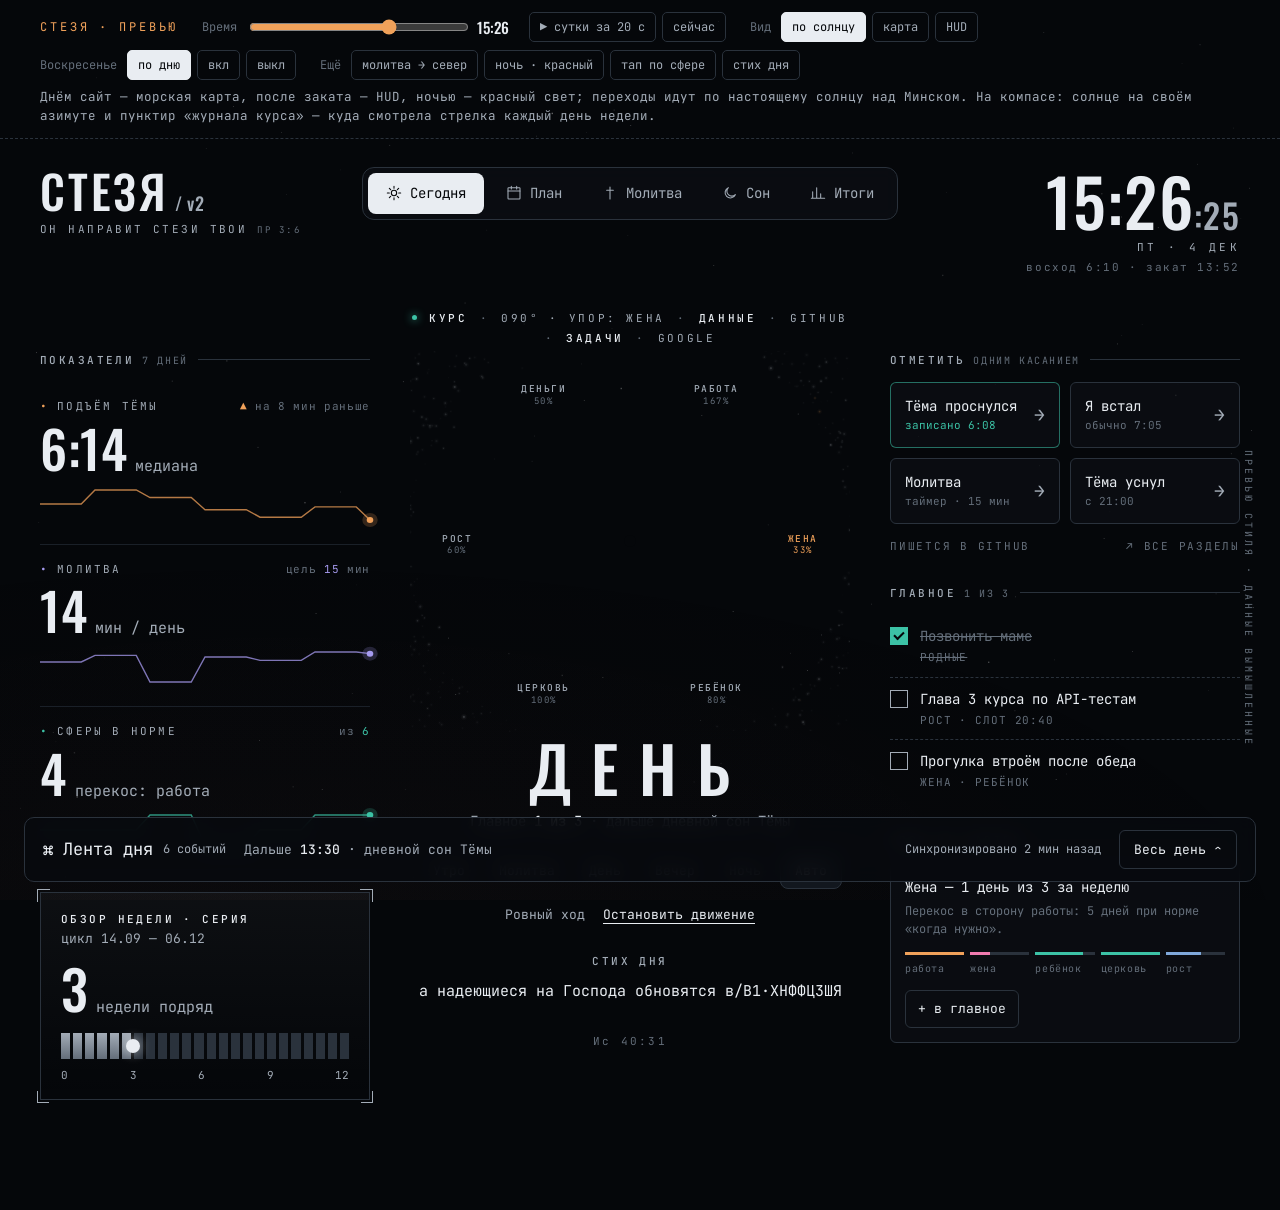
<file: styles/command.html>
<!doctype html>
<html lang="ru">
<head>
<meta charset="utf-8">
<meta name="viewport" content="width=device-width,initial-scale=1,viewport-fit=cover">
<title>Keel · Командный центр</title>
<meta name="robots" content="noindex">
<meta name="theme-color" content="#05070A">
<link rel="icon" type="image/svg+xml" href="../icon.svg">
<link rel="preconnect" href="https://fonts.googleapis.com">
<link rel="preconnect" href="https://fonts.gstatic.com" crossorigin>
<link rel="stylesheet" href="https://fonts.googleapis.com/css2?family=JetBrains+Mono:wght@400;500;600&family=Oswald:wght@400;500;600&family=PT+Serif:ital@0;1&display=swap">
<style>
/* Превью стиля «Командный центр»: тёмный HUD, моноширинные подписи, центр из частиц (компас, галактика, дерево, лодка). Данные вымышленные. */
:root {
  --bg:#05070A; --ink:#E9EDF2; --soft:#A3ACB7; --faint:#646E7A; --line:#1A2028; --line2:#2A323C;
  --panel:rgba(12,15,20,.78); --panel2:rgba(20,25,32,.94); --dock:rgba(8,10,14,.86); --on-ink:#05070A;
  --amber:#F0A15A; --teal:#3CC2A6; --violet:#A79BF0; --pink:#F07AAE; --blue:#7FA8DA;
  --mono:"JetBrains Mono",ui-monospace,Menlo,monospace; --disp:Oswald,"Arial Narrow",sans-serif;
  color-scheme:dark;
}
/* Днём — морская карта: бумага, чернила, сетка широт и долгот */
:root[data-look="chart"] {
  --bg:#F2ECDF; --ink:#1F2B35; --soft:#4F5B64; --faint:#8A877C; --line:#E2D9C7; --line2:#CDC2AB;
  --panel:rgba(250,246,237,.84); --panel2:rgba(250,246,237,.97); --dock:rgba(246,241,230,.93); --on-ink:#F2ECDF;
  --amber:#B4560F; --teal:#0E7C6B; --violet:#4E4691; --pink:#B83B73; --blue:#35629A;
  color-scheme:light;
}
:root[data-look="chart"] body { background:
  linear-gradient(rgba(31,43,53,.05) 1px, transparent 1px) 0 0 / 120px 120px,
  linear-gradient(90deg, rgba(31,43,53,.05) 1px, transparent 1px) 0 0 / 120px 120px, var(--bg); }
:root[data-look="chart"] .vod blockquote { font-family:"PT Serif",Georgia,serif; font-style:italic; font-size:18px; letter-spacing:.01em; }
:root[data-look="chart"] .status .dot { box-shadow:none; }
#sky { position:fixed; inset:0; z-index:0; pointer-events:none; transition:opacity 1s;
  background:radial-gradient(130% 70% at var(--sun-x,70%) 105%, rgba(240,140,70,calc(var(--glow,0) * .32)), transparent 65%),
             radial-gradient(90% 50% at var(--sun-x,70%) 100%, rgba(150,110,190,calc(var(--glow,0) * .14)), transparent 70%); }
.sun-t { font-size:11px; letter-spacing:.14em; color:var(--faint); margin-top:4px; }
.sunday #focus-block, .sunday #lean-block { display:none; }
* { box-sizing:border-box; }
html { -webkit-text-size-adjust:100%; }
body { margin:0; background:var(--bg); color:var(--ink); font-family:var(--mono); font-size:14px; line-height:1.5;
  font-variant-numeric:tabular-nums; min-height:100vh; overflow-x:hidden; }
button { font:inherit; color:inherit; cursor:pointer; background:none; border:0; padding:0; }
:focus-visible { outline:1px solid var(--ink); outline-offset:3px; }
#stars { position:fixed; inset:0; width:100%; height:100%; z-index:0; pointer-events:none; }

.lbl { font-size:11px; font-weight:500; letter-spacing:.22em; text-transform:uppercase; color:var(--soft); }
.lbl small { font-size:10px; letter-spacing:.16em; color:var(--faint); margin-left:8px; font-weight:400; }
.sec-h { display:flex; align-items:center; gap:10px; margin:0 0 14px; }
.sec-h::after { content:""; flex:1; height:1px; background:var(--line2); }

/* ---------- каркас ---------- */
.hud { position:relative; z-index:1; display:grid; gap:0 40px; padding:28px 40px 110px;
  grid-template-columns:minmax(260px,330px) minmax(0,1fr) minmax(280px,350px);
  grid-template-areas:"brand tabs clock" "left core right"; max-width:1600px; margin:0 auto; }
.brand { grid-area:brand; }
.brand h1 { margin:0; font:500 46px/1 var(--disp); letter-spacing:.06em; }
.brand h1 span { font-size:18px; color:var(--soft); letter-spacing:.04em; margin-left:6px; }
.brand p small { margin-left:10px; color:var(--faint); letter-spacing:.14em; }
.brand p { margin:8px 0 0; font-size:11px; letter-spacing:.22em; color:var(--soft); text-transform:uppercase; }

.tabs { grid-area:tabs; justify-self:center; align-self:start; display:flex; gap:4px; padding:5px;
  border:1px solid var(--line2); border-radius:12px; background:var(--panel); backdrop-filter:blur(8px); }
.tabs button { padding:10px 18px; border-radius:8px; font-size:14px; color:var(--soft); display:flex; align-items:center; gap:8px; }
.tabs button svg { width:16px; height:16px; }
.tabs button[aria-selected="true"] { background:var(--ink); color:var(--on-ink); }

.clock { grid-area:clock; justify-self:end; text-align:right; }
.clock .t { font:500 66px/1 var(--disp); letter-spacing:.02em; }
.clock .t small { font-size:34px; color:var(--soft); }
.clock .d { font-size:11px; letter-spacing:.3em; color:var(--soft); margin-top:6px; text-transform:uppercase; }

/* ---------- центр ---------- */
.core { grid-area:core; display:flex; flex-direction:column; align-items:center; min-width:0; padding-top:34px; }
.status { font-size:11px; letter-spacing:.24em; text-transform:uppercase; color:var(--soft); display:flex; flex-wrap:wrap; justify-content:center; gap:4px 12px; }
.status b { color:var(--ink); font-weight:500; }
.status .dot { width:5px; height:5px; border-radius:50%; background:var(--teal); box-shadow:0 0 8px var(--teal); align-self:center; }
.status i { font-style:normal; color:var(--faint); }
#core-cv { width:100%; height:min(calc(100vh - 520px),520px); min-height:300px; display:block; margin-top:4px; }
.phase { font:500 64px/1 var(--disp); letter-spacing:.32em; margin:4px 0 0 .32em; text-transform:uppercase; }
.phase.long { font-size:46px; letter-spacing:.14em; margin-left:.14em; text-align:center; }
.phase-sub { margin:12px 0 0; color:var(--soft); font-size:14px; text-align:center; }
.phase-sub b { color:var(--ink); font-weight:500; }
.states { display:flex; flex-wrap:wrap; justify-content:center; gap:4px; margin-top:20px; }
.states button { padding:8px 14px; border-radius:8px; border:1px solid transparent; color:var(--soft); font-size:13px; }
.states button[aria-pressed="true"] { border-color:var(--line2); background:var(--panel2); color:var(--ink); }
.core-foot { margin-top:16px; font-size:13px; color:var(--soft); display:flex; gap:18px; }
.core-foot button { text-decoration:underline; text-underline-offset:4px; color:var(--ink); }

/* ---------- левая колонка: показатели ---------- */
.left { grid-area:left; padding-top:76px; }
.metric { padding:16px 0 18px; border-bottom:1px solid var(--line); }
.metric:first-of-type { padding-top:4px; }
.m-h { display:flex; justify-content:space-between; align-items:baseline; gap:8px; font-size:11px; letter-spacing:.2em; text-transform:uppercase; color:var(--soft); }
.m-h .k::before { content:"•"; margin-right:8px; color:var(--c); }
.m-h .r { letter-spacing:.06em; text-transform:none; color:var(--faint); }
.m-h .r em { font-style:normal; color:var(--c); }
.m-v { font:500 52px/1.05 var(--disp); margin-top:6px; letter-spacing:.01em; }
.m-v small { font:400 15px var(--mono); color:var(--soft); margin-left:8px; letter-spacing:0; }
.spark { display:block; width:100%; height:44px; margin-top:6px; overflow:visible; }

.frame { position:relative; margin-top:22px; padding:18px 20px 16px; background:linear-gradient(180deg,color-mix(in srgb,var(--ink) 4%,transparent),transparent); border:1px solid var(--line2); }
.frame::before, .frame::after, .frame > .c1, .frame > .c2 { content:""; position:absolute; width:12px; height:12px; border-color:var(--soft); border-style:solid; }
.frame::before { top:-4px; left:-4px; border-width:1px 0 0 1px; }
.frame::after { top:-4px; right:-4px; border-width:1px 1px 0 0; }
.frame > .c1 { bottom:-4px; left:-4px; border-width:0 0 1px 1px; }
.frame > .c2 { bottom:-4px; right:-4px; border-width:0 1px 1px 0; }
.frame .big { font:500 54px/1 var(--disp); margin-top:12px; }
.frame .big small { font:400 15px var(--mono); color:var(--soft); margin-left:8px; }
.gauge { position:relative; height:26px; margin-top:16px; display:flex; gap:3px; }
.gauge i { flex:1; background:var(--line2); }
.gauge i.on { background:linear-gradient(180deg,var(--soft),var(--faint)); }
.gauge .knob { position:absolute; top:50%; width:14px; height:14px; border-radius:50%; background:var(--ink); transform:translate(-50%,-50%); box-shadow:0 0 12px rgba(255,255,255,.6); }
.scale { display:flex; justify-content:space-between; font-size:11px; color:var(--soft); margin-top:8px; }

/* ---------- правая колонка ---------- */
.right { grid-area:right; padding-top:76px; display:flex; flex-direction:column; gap:30px; }
.quick { display:grid; grid-template-columns:1fr 1fr; gap:10px; }
.qbtn { display:flex; justify-content:space-between; align-items:center; gap:8px; min-height:66px; padding:12px 14px; text-align:left;
  border:1px solid var(--line2); border-radius:6px; background:var(--panel); font-size:14px; line-height:1.3; transition:border-color .2s, background .2s; }
.qbtn:hover { border-color:var(--soft); }
.qbtn .ar { color:var(--soft); font-size:18px; transition:transform .2s; }
.qbtn:hover .ar { transform:translateX(3px); color:var(--ink); }
.qbtn .s { display:block; font-size:11px; color:var(--faint); margin-top:3px; }
.qbtn.done { border-color:color-mix(in srgb,var(--teal) 55%,transparent); }
.qbtn.done .s { color:var(--teal); }
.qnote { display:flex; justify-content:space-between; margin-top:14px; font-size:11px; letter-spacing:.16em; color:var(--faint); text-transform:uppercase; }

.focus { list-style:none; margin:0; padding:0; }
.focus li { display:flex; gap:12px; align-items:flex-start; padding:11px 0; border-bottom:1px dashed var(--line2); }
.focus li:last-child { border-bottom:0; }
.chk { flex:none; width:18px; height:18px; margin-top:1px; border:1px solid var(--soft); display:grid; place-items:center; }
.focus li.ok .chk { background:var(--teal); border-color:var(--teal); }
.focus li.ok .chk::after { content:""; width:8px; height:4px; border:solid var(--on-ink); border-width:0 0 2px 2px; transform:rotate(-45deg) translate(1px,-1px); }
.focus li.ok .tx { color:var(--faint); text-decoration:line-through; }
.focus .tx small { display:block; font-size:11px; color:var(--faint); letter-spacing:.08em; text-transform:uppercase; margin-top:2px; }

.lean { border:1px solid var(--line2); border-radius:6px; padding:14px; background:var(--panel); }
.lean p { margin:0; font-size:14px; }
.lean p small { display:block; color:var(--faint); font-size:12px; margin-top:4px; }
.bars { display:flex; gap:6px; margin-top:14px; }
.bars div { flex:1; }
.bars i { display:block; height:3px; background:var(--line2); position:relative; }
.bars i b { position:absolute; inset:0 auto 0 0; background:var(--c,var(--soft)); }
.bars span { display:block; font-size:10px; color:var(--faint); margin-top:6px; letter-spacing:.06em; }
.lean .add { margin-top:14px; padding:8px 12px; border:1px solid var(--line2); border-radius:6px; font-size:13px; }

/* ---------- нижняя полоса: лента дня ---------- */
.dock { position:fixed; z-index:5; left:24px; right:24px; bottom:18px; display:flex; align-items:center; gap:18px;
  padding:12px 18px; border:1px solid var(--line2); border-radius:10px; background:var(--dock); backdrop-filter:blur(10px); }
.dock .ttl { font-size:17px; display:flex; align-items:center; gap:10px; }
.dock .ttl small { font-size:12px; color:var(--soft); }
.dock .next { flex:1; font-size:13px; color:var(--soft); overflow:hidden; text-overflow:ellipsis; white-space:nowrap; }
.dock .next b { color:var(--ink); font-weight:500; }
.dock .sync { font-size:12px; color:var(--soft); white-space:nowrap; }
.dock .btn { padding:9px 14px; border:1px solid var(--line2); border-radius:6px; font-size:13px; white-space:nowrap; }
.tl { position:fixed; z-index:4; left:24px; right:24px; bottom:76px; max-width:720px; padding:14px 18px; border:1px solid var(--line2); border-radius:10px;
  background:var(--panel2); list-style:none; margin:0; }
.tl li { display:grid; grid-template-columns:60px 14px 1fr; gap:10px; padding:6px 0; font-size:13px; color:var(--soft); }
.tl li::before { content:""; grid-column:2; grid-row:1; width:7px; height:7px; border-radius:50%; border:1px solid var(--faint); margin-top:6px; }
.tl li.past { color:var(--faint); }
.tl li.past::before { background:var(--faint); }
.tl li.now { color:var(--ink); }
.tl li.now::before { background:var(--amber); border-color:var(--amber); box-shadow:0 0 8px var(--amber); }
.tl li time { grid-column:1; grid-row:1; }
.tl li span { grid-column:3; grid-row:1; }

.toast { position:fixed; z-index:9; left:50%; top:24px; transform:translate(-50%,-20px); opacity:0; transition:.3s; pointer-events:none;
  padding:10px 16px; border:1px solid var(--teal); border-radius:8px; background:var(--panel2); font-size:13px; }
.toast.on { opacity:1; transform:translate(-50%,0); }
.demo { position:fixed; z-index:6; right:24px; top:50%; writing-mode:vertical-rl; font-size:10px; letter-spacing:.3em; color:var(--faint); text-transform:uppercase; pointer-events:none; }

.lnk { text-decoration:underline; text-underline-offset:3px; color:var(--ink); }

/* ---------- стих дня ---------- */
.vod { margin:28px 0 0; max-width:560px; text-align:center; }
.vod blockquote { margin:10px 0 0; font-size:15px; line-height:1.6; min-height:3.2em; }
.vod cite { display:block; margin-top:6px; font-style:normal; font-size:11px; letter-spacing:.2em; color:var(--faint); }

/* ---------- ночью: красный свет, не сбивает сон и не будит глаза ---------- */
html { transition:filter .8s; }
body { transition:background-color .8s, color .8s; }
html.red { filter:grayscale(1) sepia(1) saturate(5) hue-rotate(-40deg) brightness(.58) contrast(1.05); }

/* ---------- полоса «что нового» (в сайт не войдёт) ---------- */
.pv { position:relative; z-index:2; display:flex; flex-wrap:wrap; gap:8px 24px; align-items:center; max-width:1600px; margin:0 auto;
  padding:12px 40px; border-bottom:1px dashed var(--line2); font-size:12px; color:var(--faint); }
.pv-l { letter-spacing:.24em; text-transform:uppercase; color:var(--amber); }
.pv-g { display:flex; align-items:center; gap:4px; flex-wrap:wrap; }
.pv-o { display:contents; }
.pv button { padding:5px 10px; border:1px solid var(--line2); border-radius:5px; color:var(--soft); }
.pv button:hover { border-color:var(--soft); color:var(--ink); }
.pv-row { display:flex; align-items:center; gap:6px; flex-wrap:wrap; }
.pv-row > span { color:var(--faint); margin-right:4px; }
.pv button[aria-pressed="true"] { background:var(--ink); color:var(--on-ink); border-color:var(--ink); }
.pv input[type=range] { width:220px; accent-color:var(--amber); }
.pv output { font:500 15px var(--disp); color:var(--ink); min-width:46px; }
.pv-why { flex-basis:100%; color:var(--soft); font-size:12.5px; }

/* ---------- телефон ---------- */
.mnav { display:none; }
@media (max-width:1099px) {
  .hud { grid-template-columns:minmax(0,1fr) auto; grid-template-areas:"brand clock" "core core" "right right" "left left";
    padding:18px 16px calc(150px + env(safe-area-inset-bottom,0px)); gap:0 12px; }
  .brand h1 { font-size:32px; white-space:nowrap; } .brand h1 span { display:none; }
  .brand p { font-size:9.5px; letter-spacing:.18em; margin-top:6px; }
  .clock .t { font-size:42px; } .clock .t small { font-size:22px; }
  .clock .d { font-size:10px; letter-spacing:.22em; }
  .tabs { display:none; }
  .pv { padding:calc(10px + env(safe-area-inset-top,0px)) 16px 10px; gap:8px 14px; }
  .core { padding-top:18px; }
  .status { font-size:9.5px; letter-spacing:.18em; gap:2px 8px; }
  #core-cv { height:340px; min-height:0; }
  .phase { font-size:44px; letter-spacing:.26em; margin-left:.26em; }
  .phase.long { font-size:30px; letter-spacing:.1em; margin-left:.1em; }
  .phase-sub { font-size:13px; }
  .states { margin-top:16px; } .states button { padding:7px 10px; font-size:12px; }
  .core-foot { font-size:12px; }
  .left, .right { padding-top:34px; }
  .right { gap:28px; }
  .m-v { font-size:40px; }
  .status .wide { display:none; }
  .demo { display:none; }
  .dock { left:12px; right:12px; bottom:calc(74px + env(safe-area-inset-bottom,0px)); padding:10px 12px; gap:10px; }
  .dock .ttl { font-size:14px; } .dock .ttl small, .dock .sync { display:none; }
  .dock .next { font-size:12px; }
  .tl { left:12px; right:12px; bottom:calc(130px + env(safe-area-inset-bottom,0px)); }
  .vod blockquote { font-size:14px; }
  .mnav { display:flex; position:fixed; z-index:5; left:0; right:0; bottom:0; padding:8px 8px calc(8px + env(safe-area-inset-bottom,0px));
    background:var(--dock); border-top:1px solid var(--line2); backdrop-filter:blur(10px); }
  .mnav button { flex:1; display:flex; flex-direction:column; align-items:center; gap:4px; padding:6px 0; font-size:10px; letter-spacing:.12em; text-transform:uppercase; color:var(--faint); }
  .mnav button svg { width:20px; height:20px; }
  .mnav button[aria-selected="true"] { color:var(--ink); }
  .mnav button[aria-selected="true"] svg { filter:drop-shadow(0 0 6px rgba(255,255,255,.5)); }
}
@media (max-width:370px) { .quick { grid-template-columns:1fr; } }
</style>
</head>
<body>
<div id="sky" aria-hidden="true"></div>
<canvas id="stars" aria-hidden="true"></canvas>
<div class="demo">превью стиля · данные вымышленные</div>

<div class="pv" id="pv" aria-label="Что нового в превью">
  <span class="pv-l">Стезя · превью</span>
  <span class="pv-row"><span>Время</span><input type="range" id="pv-time" min="0" max="1439" step="1" aria-label="Перемотать день"><output id="pv-time-o"></output><button type="button" id="pv-play">▶ сутки за 20 с</button><button type="button" id="pv-now">сейчас</button></span>
  <span class="pv-row"><span>Вид</span><button type="button" data-look="auto">по солнцу</button><button type="button" data-look="chart">карта</button><button type="button" data-look="hud">HUD</button></span>
  <span class="pv-row"><span>Воскресенье</span><button type="button" data-sun="auto">по дню</button><button type="button" data-sun="on">вкл</button><button type="button" data-sun="off">выкл</button></span>
  <span class="pv-row"><span>Ещё</span><button type="button" data-try="prayer">молитва → север</button><button type="button" data-try="night">ночь · красный</button><button type="button" data-try="sphere">тап по сфере</button><button type="button" data-try="verse">стих дня</button></span>
  <span class="pv-why">Днём сайт — морская карта, после заката — HUD, ночью — красный свет; переходы идут по настоящему солнцу над Минском. На компасе: солнце на своём азимуте и пунктир «журнала курса» — куда смотрела стрелка каждый день недели.</span>
</div>
<div class="hud">
  <header class="brand">
    <h1><b id="brand-name" style="font-weight:inherit">НОРД</b><span>/ v2</span></h1>
    <p id="brand-tag"></p>
  </header>

  <nav class="tabs" role="tablist" aria-label="Разделы" data-tabs></nav>

  <div class="clock" aria-live="off">
    <div class="t" id="clk">--:--<small>:--</small></div>
    <div class="d" id="clk-d"></div>
    <div class="sun-t" id="sun-t"></div>
  </div>

  <!-- ===== центр ===== -->
  <section class="core" aria-label="Состояние дня">
    <div class="status">
      <span class="dot"></span><b>Курс</b><i>·</i><span id="st-course">упор: жена</span><i class="wide">·</i>
      <b class="wide">Данные</b><i class="wide">·</i><span class="wide">GitHub</span><i class="wide">·</i><b class="wide">Задачи</b><i class="wide">·</i><span class="wide">Google</span>
    </div>
    <canvas id="core-cv"></canvas>
    <div class="phase" id="phase">Утро</div>
    <p class="phase-sub" id="phase-sub"></p>
    <div class="states" id="states">
      <button type="button" data-st="morning">Утро</button>
      <button type="button" data-st="prayer">Молитва</button>
      <button type="button" data-st="day">День</button>
      <button type="button" data-st="evening">Вечер</button>
      <button type="button" data-st="night">Ночь</button>
      <button type="button" data-st="auto" aria-pressed="true">Авто</button>
    </div>
    <div class="core-foot"><span id="ready">Ровный ход</span><button type="button" id="pause">Остановить движение</button><button type="button" id="red-btn" hidden>Обычный свет</button></div>
    <figure class="vod" id="vod"><figcaption class="lbl">Стих дня</figcaption><blockquote id="vod-t">&nbsp;</blockquote><cite id="vod-c"></cite></figure>
  </section>

  <!-- ===== слева: показатели ===== -->
  <aside class="left" aria-label="Показатели">
    <div class="sec-h"><span class="lbl">Показатели<small>7 дней</small></span></div>
    <div class="metric" style="--c:var(--amber)">
      <div class="m-h"><span class="k">Подъём Тёмы</span><span class="r"><em>▲</em> на 8 мин раньше</span></div>
      <div class="m-v">6:14<small>медиана</small></div>
      <svg class="spark" data-spark="455,470,462,449,441,452,438" viewBox="0 0 300 44" preserveAspectRatio="none"></svg>
    </div>
    <div class="metric" style="--c:var(--violet)">
      <div class="m-h"><span class="k">Молитва</span><span class="r">цель <em>15</em> мин</span></div>
      <div class="m-v">14<small>мин / день</small></div>
      <svg class="spark" data-spark="12,16,0,15,13,18,17" viewBox="0 0 300 44" preserveAspectRatio="none"></svg>
    </div>
    <div class="metric" style="--c:var(--teal)">
      <div class="m-h"><span class="k">Сферы в норме</span><span class="r">из <em>6</em></span></div>
      <div class="m-v">4<small>перекос: работа</small></div>
      <svg class="spark" data-spark="3,3,4,2,3,4,4" viewBox="0 0 300 44" preserveAspectRatio="none"></svg>
    </div>
    <div class="frame"><i class="c1"></i><i class="c2"></i>
      <div class="lbl" style="color:var(--ink)">Обзор недели · серия</div>
      <div style="font-size:13px;color:var(--soft);margin-top:2px">цикл 14.09 — 06.12</div>
      <div class="big">3<small>недели подряд</small></div>
      <div class="gauge" id="gauge"></div>
      <div class="scale"><span>0</span><span>3</span><span>6</span><span>9</span><span>12</span></div>
    </div>
  </aside>

  <!-- ===== справа: быстрые действия ===== -->
  <aside class="right" aria-label="Быстрые действия">
    <div>
      <div class="sec-h"><span class="lbl" id="quick-l">Отметить<small>одним касанием</small></span></div>
      <div class="quick" id="quick">
        <button type="button" class="qbtn done" data-q="Подъём Тёмы"><span>Тёма проснулся<span class="s">записано 6:08</span></span><span class="ar">→</span></button>
        <button type="button" class="qbtn" data-q="Ваш подъём"><span>Я встал<span class="s">обычно 7:05</span></span><span class="ar">→</span></button>
        <button type="button" class="qbtn" data-q="Молитва"><span>Молитва<span class="s">таймер · 15 мин</span></span><span class="ar">→</span></button>
        <button type="button" class="qbtn" data-q="Отбой Тёмы"><span>Тёма уснул<span class="s">с 21:00</span></span><span class="ar">→</span></button>
      </div>
      <div class="qnote"><span>Пишется в GitHub</span><span>↗ все разделы</span></div>
    </div>

    <div id="focus-block">
      <div class="sec-h"><span class="lbl">Главное<small>1 из 3</small></span></div>
      <ul class="focus" id="focus">
        <li class="ok"><span class="chk"></span><span class="tx">Позвонить маме<small>родные</small></span></li>
        <li><span class="chk"></span><span class="tx">Глава 3 курса по API-тестам<small>рост · слот 20:40</small></span></li>
        <li><span class="chk"></span><span class="tx">Прогулка втроём после обеда<small>жена · ребёнок</small></span></li>
      </ul>
    </div>

    <div id="lean-block">
      <div class="sec-h"><span class="lbl">Упор на завтра</span></div>
      <div class="lean">
        <p>Жена — 1 день из 3 за неделю<small>Перекос в сторону работы: 5 дней при норме «когда нужно».</small></p>
        <div class="bars">
          <div><i><b style="width:100%;--c:var(--amber)"></b></i><span>работа</span></div>
          <div><i><b style="width:33%;--c:var(--pink)"></b></i><span>жена</span></div>
          <div><i><b style="width:80%;--c:var(--teal)"></b></i><span>ребёнок</span></div>
          <div><i><b style="width:100%;--c:var(--teal)"></b></i><span>церковь</span></div>
          <div><i><b style="width:60%;--c:var(--blue)"></b></i><span>рост</span></div>
        </div>
        <button type="button" class="add" data-q="В главное: вечер с женой">+ в главное</button>
      </div>
    </div>
  </aside>
</div>

<ol class="tl" id="tl" hidden>
  <li class="past"><time>06:08</time><span>Тёма проснулся</span></li>
  <li class="past"><time>06:30</time><span>Библия и молитва утром · 16 мин</span></li>
  <li class="now"><time>сейчас</time><span>Свободно до обеда</span></li>
  <li><time>13:30</time><span>Дневной сон Тёмы (прогноз)</span></li>
  <li><time>20:40</time><span>Слот: глава 3 курса по API-тестам</span></li>
  <li><time>21:15</time><span>Отбой Тёмы, потом молитва с женой</span></li>
</ol>
<div class="dock">
  <span class="ttl">⌘ Лента дня <small>6 событий</small></span>
  <span class="next">Дальше <b>13:30</b> · дневной сон Тёмы</span>
  <span class="sync">Синхронизировано 2 мин назад</span>
  <button type="button" class="btn" id="tl-btn" aria-expanded="false" aria-controls="tl">Весь день ⌃</button>
</div>

<nav class="mnav" role="tablist" aria-label="Разделы" data-tabs></nav>
<div class="toast" id="toast" role="status"></div>

<script>
"use strict";
const $ = s => document.querySelector(s);
const pad = n => String(n).padStart(2, "0");
const reduce = matchMedia("(prefers-reduced-motion: reduce)").matches;

/* ---------- время и солнце над Минском ---------- */
let simMin = null; // перемотка дня в превью: минуты от полуночи
const nowD = () => { const d = new Date(); if (simMin != null) d.setHours(Math.floor(simMin / 60) % 24, Math.floor(simMin % 60), 0, 0); return d; };
const RAD = Math.PI / 180, LAT = 53.9, LNG = 27.567;
// формулы SunCalc: высота солнца над горизонтом и азимут от севера по часовой
function sunPos(date) {
  const d = date / 864e5 - .5 + 2440588 - 2451545, M = RAD * (357.5291 + .98560028 * d), e = RAD * 23.4397;
  const L = M + RAD * (1.9148 * Math.sin(M) + .02 * Math.sin(2 * M) + .0003 * Math.sin(3 * M)) + RAD * 102.9372 + Math.PI;
  const dec = Math.asin(Math.sin(e) * Math.sin(L)), ra = Math.atan2(Math.sin(L) * Math.cos(e), Math.cos(L));
  const h = RAD * (280.16 + 360.9856235 * d) + RAD * LNG - ra, phi = RAD * LAT;
  const alt = Math.asin(Math.sin(phi) * Math.sin(dec) + Math.cos(phi) * Math.cos(dec) * Math.cos(h));
  const az = Math.atan2(Math.sin(h), Math.cos(h) * Math.sin(phi) - Math.tan(dec) * Math.cos(phi));
  return { alt: alt / RAD, az: (az / RAD + 540) % 360 };
}
const sunCache = {};
function sunTimes(date) {
  const k = date.toDateString(); if (sunCache[k]) return sunCache[k];
  const d0 = new Date(date); d0.setHours(0, 0, 0, 0); let rise = null, set = null, prev = sunPos(d0).alt;
  for (let m = 2; m <= 1440; m += 2) { const t = new Date(d0.getTime() + m * 6e4), a = sunPos(t).alt; if (prev < -.833 && a >= -.833) rise = t; if (prev >= -.833 && a < -.833) set = t; prev = a; }
  return sunCache[k] = { rise, set };
}
let sunNow = { alt: 0, az: 0 }, isLight = false, lookPref = "auto", sundayPref = "auto";
function updateSky() {
  const d = nowD(); sunNow = sunPos(d);
  const light = lookPref === "chart" || (lookPref === "auto" && sunNow.alt > 2);
  if (light !== isLight || !document.documentElement.dataset.look) {
    isLight = light; document.documentElement.dataset.look = light ? "chart" : "hud";
    document.querySelector('meta[name="theme-color"]').content = light ? "#F2ECDF" : "#05070A";
  }
  // у горизонта в сумерки — тёплое зарево с той стороны, где солнце (восток справа, запад слева)
  const a = sunNow.alt, glow = a > -14 && a < 10 ? Math.max(0, 1 - Math.abs(a + 2) / 12) : 0, sky = document.getElementById("sky");
  sky.style.setProperty("--glow", (glow * (isLight ? .55 : 1)).toFixed(3)); sky.style.setProperty("--sun-x", sunNow.az < 180 ? "78%" : "22%");
  const t = sunTimes(d), f = x => x ? `${x.getHours()}:${pad(x.getMinutes())}` : "—";
  document.getElementById("sun-t").textContent = `восход ${f(t.rise)} · закат ${f(t.set)}`;
}

/* ---------- вкладки ---------- */
const TABS = [
  ["Сегодня", '<circle cx="12" cy="12" r="4"/><path d="M12 2v3M12 19v3M2 12h3M19 12h3M5 5l2 2M17 17l2 2M19 5l-2 2M7 17l-2 2"/>'],
  ["План", '<rect x="3" y="4" width="18" height="17" rx="1"/><path d="M3 9h18M8 2v4M16 2v4"/>'],
  ["Молитва", '<path d="M12 3v18M7 8h10"/>'],
  ["Сон", '<path d="M20 14.5A8 8 0 1 1 9.5 4a6.5 6.5 0 0 0 10.5 10.5z"/>'],
  ["Итоги", '<path d="M4 20V10M10 20V4M16 20v-7M22 20H2"/>'],
];
document.querySelectorAll("[data-tabs]").forEach(nav => {
  nav.innerHTML = TABS.map(([t, p], i) => `<button type="button" role="tab" aria-selected="${i === 0}"><svg viewBox="0 0 24 24" fill="none" stroke="currentColor" stroke-width="1.6" stroke-linecap="round" stroke-linejoin="round">${p}</svg>${t}</button>`).join("");
  nav.addEventListener("click", e => {
    const b = e.target.closest("button"); if (!b) return;
    nav.querySelectorAll("button").forEach(x => x.setAttribute("aria-selected", x === b));
    if (b.textContent !== "Сегодня") toast(`В превью только «Сегодня»`);
  });
});

/* ---------- часы ---------- */
const DOW = ["вс", "пн", "вт", "ср", "чт", "пт", "сб"], MON = ["янв", "фев", "мар", "апр", "мая", "июн", "июл", "авг", "сен", "окт", "ноя", "дек"];
function tick() {
  const d = nowD(); updateSky();
  $("#clk").innerHTML = `${pad(d.getHours())}:${pad(d.getMinutes())}<small>:${pad(d.getSeconds())}</small>`;
  $("#clk-d").textContent = `${DOW[d.getDay()]} · ${d.getDate()} ${MON[d.getMonth()]}`;
}
tick(); setInterval(tick, 1000);

/* ---------- спарклайны и шкала ---------- */
document.querySelectorAll("[data-spark]").forEach(svg => {
  const v = svg.dataset.spark.split(",").map(Number), mn = Math.min(...v), mx = Math.max(...v), W = 300, H = 44;
  const pts = v.map((y, i) => [i / (v.length - 1) * W, H - 6 - (y - mn) / ((mx - mn) || 1) * (H - 14)]);
  // ступеньки, как на графиках из видео: горизонталь — день, наклон — переход
  const d = pts.map(([x, y], i) => i ? `L${x - W / (v.length - 1) * .25},${pts[i - 1][1]} L${x},${y}` : `M${x},${y}`).join(" ");
  const [lx, ly] = pts.at(-1), c = getComputedStyle(svg).getPropertyValue("--c");
  svg.innerHTML = `<path d="${d}" fill="none" stroke="${c}" stroke-opacity=".75" stroke-width="1.4" vector-effect="non-scaling-stroke"/>
    <circle cx="${lx}" cy="${ly}" r="3" fill="${c}"/><circle cx="${lx}" cy="${ly}" r="7" fill="${c}" opacity=".2"/>`;
});
$("#gauge").innerHTML = Array.from({ length: 24 }, (_, i) => `<i class="${i < 6 ? "on" : ""}"></i>`).join("") + `<span class="knob" style="left:25%"></span>`;

/* ---------- мелочи интерфейса ---------- */
function toast(t) { const el = $("#toast"); el.textContent = t; el.classList.add("on"); clearTimeout(toast.t); toast.t = setTimeout(() => el.classList.remove("on"), 1800); }
document.addEventListener("click", e => {
  const q = e.target.closest("[data-q]"); if (q) { const d = new Date(); toast(`${q.dataset.q} · записал ${pad(d.getHours())}:${pad(d.getMinutes())} (превью, никуда не ушло)`); }
  const li = e.target.closest(".focus li"); if (li) li.classList.toggle("ok");
});
$("#tl-btn").addEventListener("click", e => { const tl = $("#tl"); tl.hidden = !tl.hidden; e.currentTarget.setAttribute("aria-expanded", !tl.hidden); });

/* ================= частицы ================= */
const DPR = Math.min(devicePixelRatio || 1, 3); // на iPhone — все три пикселя на точку
// баланс сфер за 7 дней: v = дни / норма (больше 1 — перебор)
const SPH = [
  { n: "работа", v: 1.67, d: 5, norm: 3, last: "сегодня, ворклог в Jira" }, { n: "жена", v: .33, d: 1, norm: 3, last: "последний раз — среда, прогулка" },
  { n: "ребёнок", v: .8, d: 4, norm: 5, last: "вчера — купание" }, { n: "церковь", v: 1, d: 3, norm: 3, last: "сегодня — служение" },
  { n: "рост", v: .6, d: 3, norm: 5, last: "пятница — глава 2 курса" }, { n: "деньги", v: .5, d: 1, norm: 2, last: "четверг — записал траты" }];
const FOCUS = 1, OVER = 0, HEEL = 6, TAU = 6.2832;
let sel = FOCUS, redOff = false, curKey = "day", sundayK = 0;
const isSunday = () => sundayPref === "on" || (sundayPref === "auto" && nowD().getDay() === 0);
const sundayActive = () => isSunday() && ["morning", "day", "evening"].includes(curKey);
// журнал курса: на какую сферу смотрела стрелка в прошлые 6 дней (сегодня — упор)
const LOG = [2, 1, 4, 1, 5, 2];
const STATES = {
  morning: { title: "Утро",    sub: "Подъём Тёмы <b>~6:10</b> · молитва <b>15 мин</b>", tint: [255, 222, 186], sun: "sun",  amp: 1,   breathe: 0 },
  prayer:  { title: "Молитва", sub: "Идёт таймер · <b>7:42</b> из 15 мин · стрелка смотрит на север",               tint: [255, 230, 190], sun: "sun",  amp: .45, breathe: 1 },
  day:     { title: "День",    sub: "Главное <b>1 из 3</b> · дальше дневной сон Тёмы",    tint: [236, 242, 248], sun: "sun",  amp: 1.2, breathe: 0 },
  evening: { title: "Вечер",   sub: "Слот <b>20:40</b> · потом молитва с женой",           tint: [218, 210, 255], sun: "moon", amp: .8,  breathe: 0 },
  night:   { title: "Ночь",    sub: "Тёма спит с <b>21:22</b> · подъём ~6:10",             tint: [176, 200, 240], sun: "moon", amp: .35, breathe: .5 },
};
function autoState(h = nowD().getHours()) { return h < 5 ? "night" : h < 7 ? "prayer" : h < 11 ? "morning" : h < 18 ? "day" : h < 22 ? "evening" : "night"; }
let mode = "auto", cur = STATES[autoState()], tint = cur.tint.slice(), amp = cur.amp, breathe = cur.breathe, moving = !reduce;

function applyState() {
  const key = mode === "auto" ? autoState() : mode; cur = STATES[key]; curKey = key;
  const sun = isSunday() && ["morning", "day", "evening"].includes(key);
  $("#phase").textContent = sun ? "День Господень" : cur.title; $("#phase").classList.toggle("long", sun); sel = FOCUS;
  $("#phase-sub").innerHTML = sun ? "Без упора и без дел · <b>церковь, семья, покой</b>" : cur.sub;
  document.body.classList.toggle("sunday", sun);
  document.querySelectorAll("#states button").forEach(b => b.setAttribute("aria-pressed", b.dataset.st === mode));
  if (window.uiReady) { nightHooks(key === "night"); courseText(); showVerse(); }
}
$("#states").addEventListener("click", e => { const b = e.target.closest("button"); if (!b) return; mode = b.dataset.st; applyState(); if (!moving) drawOnce(); });
$("#pause").addEventListener("click", e => { moving = !moving; e.currentTarget.textContent = moving ? "Остановить движение" : "Пустить движение"; $("#ready").textContent = moving ? "Ровный ход" : "Стоим на якоре"; if (moving) loop(); });
applyState();

const gauss = () => Math.sqrt(-2 * Math.log(1 - Math.random())) * Math.cos(6.2832 * Math.random());
const rnd = (a, b) => a + Math.random() * (b - a);
// мягкая светящаяся точка, рисуется один раз и штампуется
function makeSprite([r, g, b]) {
  const c = document.createElement("canvas"); c.width = c.height = 64; const x = c.getContext("2d");
  const gr = x.createRadialGradient(32, 32, 0, 32, 32, 32), rgb = `${r},${g},${b}`;
  gr.addColorStop(0, `rgba(${rgb},1)`); gr.addColorStop(.18, `rgba(${rgb},.9)`); gr.addColorStop(.42, `rgba(${rgb},.25)`); gr.addColorStop(1, `rgba(${rgb},0)`);
  x.fillStyle = gr; x.fillRect(0, 0, 64, 64); return c;
}
const INK = [31, 43, 53];
let sprite = makeSprite([255, 255, 255]), spriteKey = "";
const accD = makeSprite([240, 161, 90]), accL = makeSprite([180, 86, 15]);
let accent = accD;

const cv = $("#core-cv"), ctx = cv.getContext("2d"), sc = $("#stars"), sx = sc.getContext("2d");
const PT = { x: 0, y: 0 };
addEventListener("pointermove", e => { if (e.pointerType === "mouse") { PT.x = (e.clientX / innerWidth - .5) * 2; PT.y = (e.clientY / innerHeight - .5) * 2; } });
let W = 0, H = 0, cx = 0, cy = 0, stars = [], small = false, scene = "compass";
const stamp = (x, y, r, a, spr = sprite) => { ctx.globalAlpha = a > 1 ? 1 : a; ctx.drawImage(spr, x - r * 4, y - r * 4, r * 8, r * 8); };
function label(x, y, text, hot, sub) {
  ctx.globalCompositeOperation = "source-over"; ctx.globalAlpha = 1; ctx.textAlign = "center";
  ctx.font = `500 ${small ? 9.5 : 11}px "JetBrains Mono", monospace`; if ("letterSpacing" in ctx) ctx.letterSpacing = small ? "1.5px" : "2.5px";
  const hc = isLight ? "#B4560F" : "#F0A15A";
  ctx.fillStyle = hot ? hc : isLight ? "#4F5B64" : "#A3ACB7"; ctx.fillText(text.toUpperCase(), x, y);
  if (sub) { ctx.font = `400 ${small ? 9 : 10}px "JetBrains Mono", monospace`; ctx.fillStyle = hot ? hc : isLight ? "#8A877C" : "#646E7A"; ctx.fillText(sub, x, y + (small ? 12 : 15)); }
  ctx.globalCompositeOperation = isLight ? "source-over" : "lighter";
}
const pct = s => `${Math.round(s.v * 100)}%`;
function sunMoon(t, x, y, r) {
  const n = small ? 110 : 200;
  for (let i = 0; i < n; i++) {
    const ang = i * 2.399, rr = Math.sqrt((i + .5) / n) * r, px = x + Math.cos(ang) * rr, py = y + Math.sin(ang) * rr;
    if (cur.sun === "moon" && Math.hypot(px - x - r * .45, py - y + r * .3) < r * .85) continue;
    stamp(px, py, .8, (cur.sun === "sun" ? .5 : .35) * (.75 + .25 * Math.sin(t * 1.3 + i)));
  }
}

const SCENES = {
  /* ---- галактика: рукав на сферу, яркость и длина — сколько ей уделено ---- */
  galaxy: {
    build() {
      const R = Math.min(W * .48, H * .5), k = small ? .6 : 1, P = [];
      for (let i = 0; i < 650 * k; i++) P.push({ r: Math.abs(gauss()) * R * .09, th: rnd(0, 6.283), arm: -1, b: rnd(.5, 1), s: rnd(.8, 1.6), ph: rnd(0, 6.28) });
      SPH.forEach((s, a) => {
        const v = Math.min(s.v, 1.7), n = Math.round(460 * k * (.25 + .75 * Math.min(v, 1.5))), L = R * (.3 + .55 * Math.min(v, 1.5) / 1.5), a0 = a * 6.2832 / SPH.length;
        for (let i = 0; i < n; i++) {
          const u = Math.pow(Math.random(), .8);
          P.push({ r: R * .07 + u * L + gauss() * R * .012, th: a0 + u * 1.9 + gauss() * (.2 * (1 - u) + .07), arm: a, b: (.3 + .7 * Math.min(v, 1)) * (1 - u * .4), s: rnd(.6, 1.4), ph: rnd(0, 6.28) });
        }
        s.tip = { r: Math.min(R * .07 + L + R * .13, R * .98), th: a0 + 1.9 };
      });
      for (let i = 0; i < 260 * k; i++) P.push({ r: Math.sqrt(Math.random()) * R, th: rnd(0, 6.283), arm: -2, b: .22, s: rnd(.5, 1.5), ph: rnd(0, 6.28) });
      this.P = P; this.R = R;
    },
    draw(t) {
      const rot = t * .035, pulse = 1 + breathe * .04 * Math.sin(t * 1.2);
      stamp(cx, cy, this.R * .05, .35);
      for (const p of this.P) {
        const th = p.th + rot + (p.arm === -1 ? t * .12 : 0);
        stamp(cx + Math.cos(th) * p.r * pulse, cy + Math.sin(th) * p.r * pulse * .9, p.arm === -1 ? 1.05 : .8, p.b * (.6 + .4 * Math.sin(t * p.s + p.ph)));
      }
      SPH.forEach((s, a) => { const th = s.tip.th + rot; label(cx + Math.cos(th) * s.tip.r, cy + Math.sin(th) * s.tip.r * .9, s.n, a === FOCUS, a === FOCUS ? "упор" : a === OVER ? "перебор" : null); });
    },
  },

  /* ---- дерево при потоках вод: ветвь на сферу, листва — сделанное за неделю ---- */
  tree: {
    build() {
      const k = small ? .6 : 1, base = { x: cx, y: H * .77 }, top = { x: cx, y: H * .49 }, P = [], tips = SPH.map(() => []);
      const seg = (a, b, w, dim) => { const L = Math.hypot(b.x - a.x, b.y - a.y), n = Math.round(L * (w > 3 ? 2.2 : 1.2) * k), nx = -(b.y - a.y) / L, ny = (b.x - a.x) / L;
        for (let i = 0; i < n; i++) { const u = Math.random(), j = gauss() * w * .5; P.push({ x: a.x + (b.x - a.x) * u + nx * j, y: a.y + (b.y - a.y) * u + ny * j, b: (dim ? .3 : .55) * rnd(.6, 1), r: .7, s: rnd(.5, 1.5), ph: rnd(0, 6.28) }); } };
      seg(base, top, 7);
      const grow = (p, ang, len, d, a) => {
        const e = { x: p.x + Math.cos(ang) * len, y: p.y + Math.sin(ang) * len }; seg(p, e, [3.6, 2.2, 1.3][d]);
        if (d < 2) { grow(e, ang - .36, len * .68, d + 1, a); grow(e, ang + .36, len * .68, d + 1, a); } else tips[a].push(e);
      };
      const mid = (SPH.length - 1) / 2;
      SPH.forEach((s, a) => {
        const off = a - mid, start = { x: cx, y: top.y + Math.abs(off) * H * .035 }; s.start = start;
        grow(start, -Math.PI / 2 + off * .5, H * (.11 + .05 * Math.min(s.v, 1)), 0, a);
      });
      SPH.forEach((s, a) => tips[a].forEach(e => {
        const n = Math.round(26 * k * (.12 + Math.min(s.v, 1.3))), rad = H * .035;
        for (let i = 0; i < n; i++) P.push({ x: e.x + gauss() * rad, y: e.y + gauss() * rad * .8, b: .35 + .65 * Math.min(s.v, 1), r: rnd(.8, 1.4), s: rnd(.6, 1.8), ph: rnd(0, 6.28), leaf: true });
      }));
      // корни под водой — тусклые
      const root = (p, ang, len, d) => { const e = { x: p.x + Math.cos(ang) * len, y: p.y + Math.sin(ang) * len }; seg(p, e, [3, 1.8, 1][d], true); if (d < 2) { root(e, ang - .45, len * .7, d + 1); root(e, ang + .45, len * .7, d + 1); } };
      [-.9, -.3, .3, .9].forEach(o => root(base, Math.PI / 2 + o * .8, H * .07, 0));
      this.P = P; this.base = base; this.tips = tips;
      this.water = Array.from({ length: Math.round(420 * k) }, () => ({ k: Math.floor(Math.random() * 6), u: Math.random(), ph: rnd(0, 6.28) }));
    },
    draw(t) {
      sunMoon(t, cx - Math.min(W, H) * .55, H * .2, Math.min(W, H) * .06);
      const by = this.base.y, pulse = breathe * .03 * Math.sin(t * 1.2);
      for (const p of this.P) {
        const h = (by - p.y) / H, sway = Math.sin(t * .7) * h * 7 * amp + (p.leaf ? Math.sin(t * 1.6 + p.ph) * 1.2 * amp : 0);
        const under = p.y > by + 4;
        stamp(p.x + sway + (p.x - cx) * pulse, p.y + (p.y - by) * pulse, p.r, p.b * (.6 + .4 * Math.sin(t * p.s + p.ph)) * (under ? .45 : 1));
      }
      // поток воды течёт слева направо
      for (const w of this.water) {
        const x = ((w.u * (W + 40) + t * (14 + w.k * 5) * (amp + .2)) % (W + 40)) - 20;
        stamp(x, by + 6 + w.k * H * .028 + Math.sin(x * .02 + t + w.k) * 2 * amp, .8, .5 * (1 - w.k / 7) * (.6 + .4 * Math.sin(t * 1.4 + w.ph)));
      }
      SPH.forEach((s, a) => {
        // подпись — за кроной, по направлению ветви, чтобы не налезала на соседей
        const ts = this.tips[a], mx = ts.reduce((m, e) => m + e.x, 0) / ts.length, my = ts.reduce((m, e) => m + e.y, 0) / ts.length;
        const dx = mx - s.start.x, dy = my - s.start.y, L = Math.hypot(dx, dy), x = mx + dx / L * H * .12, y = Math.max(my + dy / L * H * .12, small ? 14 : 18);
        label(x + Math.sin(t * .7) * 7 * amp * (by - y) / H, y, s.n, a === FOCUS, a === FOCUS ? "упор" : null);
      });
    },
  },

  /* ---- компас: стрелка смотрит на сферу, которой нужен упор ---- */
  compass: {
    build() {
      const R = Math.min(W * (small ? .33 : .42), H * .41), k = small ? .7 : 1, P = [];
      // каждая частица прилетает на место из-за края при открытии
      const add = (x, y, b, extra) => { const a = rnd(0, 6.283), d = R * rnd(1.5, 2.8); P.push({ x, y, b, sx: Math.cos(a) * d, sy: Math.sin(a) * d, dl: rnd(0, .8), s: rnd(.5, 1.6), ph: rnd(0, 6.28), r: .7, dp: .6, ...extra }); };
      for (let i = 0; i < 1400 * k; i++) { const th = rnd(0, 6.2832), r = R * (1 + gauss() * .005); add(Math.cos(th) * r, Math.sin(th) * r, rnd(.25, .6), { th, ring: true, r: rnd(.45, .75), dp: 1 }); }
      const ray = (th, len, wid, b, n) => { for (let i = 0; i < n * k; i++) { const u = Math.pow(Math.random(), .8), side = (Math.random() - .5) * 2 * wid * (1 - u); add(Math.cos(th) * u * len - Math.sin(th) * side, Math.sin(th) * u * len + Math.cos(th) * side, b, { dp: .25, r: rnd(.4, .7) }); } };
      for (let i = 0; i < 4; i++) { ray(i * Math.PI / 2 - Math.PI / 2, R * .56, R * .065, .22, 220); ray(i * Math.PI / 2 - Math.PI / 4, R * .32, R * .04, .16, 90); }
      SPH.forEach((s, a) => {
        s.th = -Math.PI / 2 + Math.PI / SPH.length + a * 6.2832 / SPH.length;
        const fill = Math.min(s.v, 1), n = Math.round((20 + 180 * fill) * k);
        for (let i = 0; i < n; i++) { const th = s.th - .41 + Math.random() * .82 * fill, r = R * (.8 + gauss() * .007); add(Math.cos(th) * r, Math.sin(th) * r, rnd(.4, .9), { m: a, r: rnd(.5, .9) }); }
      });
      this.spark = Array.from({ length: 70 }, () => ({ u: Math.random(), j: gauss(), ph: rnd(0, 6.28) }));
      this.P = P; this.R = R; this.t0 = moving ? null : -1e3; this.tx = this.ty = 0;
    },
    draw(t) {
      if (this.t0 == null) this.t0 = t;
      const R = this.R, T = t - this.t0, ease = x => 1 - Math.pow(1 - Math.min(Math.max(x, 0), 1), 3);
      const fade = ease((T - .3) / 1.2), pulse = 1 + breathe * .025 * Math.sin(t * 1.2), Rp = R * pulse, TAU = 6.2832, N = -Math.PI / 2;
      this.tx += (PT.x - this.tx) * .05; this.ty += (PT.y - this.ty) * .05;
      // в воскресенье всё затихает: «моторное» время почти останавливается
      const dt = this.lt == null ? 0 : Math.min(t - this.lt, .1); this.lt = t; this.mt = (this.mt || 0) + dt * (1 - sundayK * .92); const mt = this.mt, sk = sundayK;
      const off = d => [cx + this.tx * d * R * .045, cy + this.ty * d * R * .045]; // параллакс: слои сдвигаются по-разному
      const tc = (isLight ? INK : tint.map(Math.round)).join(), ac = isLight ? "180,86,15" : "240,161,90";
      const col = a => `rgba(${tc},${a * fade})`, amb = a => `rgba(${ac},${a * fade})`;
      const circle = (x, y, r) => { ctx.beginPath(); ctx.arc(x, y, r, 0, TAU); ctx.stroke(); };

      // луч радара
      const sweep = mt * .5, [bx, by] = off(1);
      if (ctx.createConicGradient) {
        const g = ctx.createConicGradient(sweep - 1, bx, by), f = 1 / TAU;
        g.addColorStop(0, col(0)); g.addColorStop(f * .999, col(.09 * (1 - sk))); g.addColorStop(f, col(0)); g.addColorStop(1, col(0));
        ctx.fillStyle = g; ctx.beginPath(); ctx.arc(bx, by, Rp, 0, TAU); ctx.fill();
      }
      ctx.lineWidth = 1; ctx.strokeStyle = col(.3 * (1 - sk)); ctx.beginPath(); ctx.moveTo(bx, by); ctx.lineTo(bx + Math.cos(sweep) * Rp, by + Math.sin(sweep) * Rp); ctx.stroke();

      // ободы, шкала в градусах, вращающийся безель
      ctx.strokeStyle = col(.55); circle(bx, by, Rp); ctx.strokeStyle = col(.14); circle(bx, by, Rp * 1.05);
      for (const [step, inner, a, w] of [[1, .963, .16, .7], [5, .94, .35, 1], [30, .915, .8, 1.3]]) {
        ctx.beginPath(); ctx.lineWidth = w; ctx.strokeStyle = col(a);
        for (let d = 0; d < 360; d += step) { if (step === 1 && d % 5 === 0 || step === 5 && d % 30 === 0) continue; const th = N + d * Math.PI / 180, c = Math.cos(th), s = Math.sin(th); ctx.moveTo(bx + c * Rp * inner, by + s * Rp * inner); ctx.lineTo(bx + c * Rp * .985, by + s * Rp * .985); }
        ctx.stroke();
      }
      ctx.textAlign = "center"; ctx.textBaseline = "middle"; if ("letterSpacing" in ctx) ctx.letterSpacing = "1px";
      for (let d = 0; d < 360; d += 60) {
        const th = N + d * Math.PI / 180;
        ctx.font = d ? `400 ${small ? 8 : 9.5}px "JetBrains Mono", monospace` : `600 ${small ? 10 : 12}px "JetBrains Mono", monospace`;
        ctx.fillStyle = d ? col(.45) : cur === STATES.prayer || sundayActive() ? amb(1) : col(.95); ctx.fillText(d ? String(d).padStart(3, "0") : "N", bx + Math.cos(th) * Rp * .865, by + Math.sin(th) * Rp * .865);
      }
      ctx.fillStyle = col(.5);
      for (let i = 0; i < 120; i++) { const th = i * TAU / 120 + mt * .03; ctx.fillRect(bx + Math.cos(th) * Rp * 1.05 - .6, by + Math.sin(th) * Rp * 1.05 - .6, 1.2, 1.2); }

      // солнце на своём настоящем азимуте
      if (sunNow.alt > -8) {
        const th = N + sunNow.az * RAD, sa = Math.min(1, (sunNow.alt + 8) / 10) * fade, sxp = bx + Math.cos(th) * Rp * 1.11, syp = by + Math.sin(th) * Rp * 1.11;
        ctx.fillStyle = amb(sa); ctx.strokeStyle = amb(sa * .8); ctx.lineWidth = 1;
        ctx.beginPath(); ctx.arc(sxp, syp, 3.4, 0, TAU); ctx.fill(); ctx.beginPath();
        for (let i = 0; i < 8; i++) { const r = i * TAU / 8 + mt * .2; ctx.moveTo(sxp + Math.cos(r) * 5.5, syp + Math.sin(r) * 5.5); ctx.lineTo(sxp + Math.cos(r) * 8.5, syp + Math.sin(r) * 8.5); }
        ctx.stroke();
      }

      // дуги сфер: заполнение = сколько уделено за неделю, пунктир снаружи — перебор
      const [ax, ay] = off(.6), quiet = a => ![1, 2, 3].includes(a) ? 1 - .75 * sk : 1; // в воскресенье — только семья и церковь
      SPH.forEach((s, a) => {
        const st = s.th - .41, hot = a === sel && !(sk > .5 && sel === FOCUS), q = quiet(a);
        ctx.lineCap = "round"; ctx.lineWidth = 3;
        ctx.strokeStyle = col(.07); ctx.beginPath(); ctx.arc(ax, ay, Rp * .8, st, st + .82); ctx.stroke();
        ctx.strokeStyle = hot ? amb(.9) : col(.6 * q); ctx.beginPath(); ctx.arc(ax, ay, Rp * .8, st, st + .82 * Math.min(s.v, 1)); ctx.stroke();
        if (s.v > 1) { ctx.lineWidth = 1.2; ctx.setLineDash([2, 4]); ctx.strokeStyle = col(.55 * q); ctx.beginPath(); ctx.arc(ax, ay, Rp * .845, st, st + .82 * Math.min(s.v - 1, 1)); ctx.stroke(); ctx.setLineDash([]); }
        ctx.lineCap = "butt"; ctx.lineWidth = 1; ctx.strokeStyle = col(.25); ctx.beginPath();
        for (const e of [st - .03, st + .85]) { ctx.moveTo(ax + Math.cos(e) * Rp * .765, ay + Math.sin(e) * Rp * .765); ctx.lineTo(ax + Math.cos(e) * Rp * .835, ay + Math.sin(e) * Rp * .835); }
        ctx.stroke();
      });

      // внутреннее кольцо крутится навстречу
      ctx.setLineDash([1.5, 5]); ctx.lineDashOffset = -mt * 6; ctx.strokeStyle = col(.4); ctx.lineWidth = 1; circle(...off(.4), Rp * .64); ctx.setLineDash([]);

      // роза ветров: светлая и тёмная грань у каждого луча
      const [rx, ry] = off(.25);
      const kite = (th, len, w, a) => {
        const c = Math.cos(th), s = Math.sin(th), tip = [rx + c * len, ry + s * len], mid = len * .2;
        const L = [rx + c * mid - s * w, ry + s * mid + c * w], Rt = [rx + c * mid + s * w, ry + s * mid - c * w];
        ctx.beginPath(); ctx.moveTo(rx, ry); ctx.lineTo(...tip); ctx.lineTo(...L); ctx.closePath(); ctx.fillStyle = col(a * .5); ctx.fill();
        ctx.beginPath(); ctx.moveTo(rx, ry); ctx.lineTo(...tip); ctx.lineTo(...Rt); ctx.closePath(); ctx.fillStyle = col(a * .08); ctx.fill(); ctx.strokeStyle = col(a); ctx.stroke();
      };
      for (let i = 0; i < 4; i++) { kite(N + i * Math.PI / 2 + Math.PI / 4, Rp * .32, Rp * .04, .3); }
      for (let i = 0; i < 4; i++) { kite(N + i * Math.PI / 2, Rp * .56, Rp * .065, i ? .4 : .7); }
      ctx.strokeStyle = col(.35); circle(rx, ry, Rp * .07);

      // журнал курса: куда смотрела стрелка каждый день недели, от старых дней к сегодняшнему
      const lg = [...LOG, FOCUS].map((m, i) => { const th = SPH[m].th, r = Rp * (.2 + .05 * i); return [rx + Math.cos(th) * r, ry + Math.sin(th) * r, th]; });
      const lf = fade * ease((T - 1) / 1.5);
      ctx.setLineDash([2, 4]); ctx.lineWidth = 1; ctx.strokeStyle = col(.5 * lf); ctx.beginPath(); ctx.moveTo(lg[0][0], lg[0][1]);
      for (let i = 1; i < lg.length; i++) { const [x0, y0] = lg[i - 1], [x1, y1] = lg[i]; ctx.quadraticCurveTo(x0, y0, (x0 + x1) / 2, (y0 + y1) / 2); }
      ctx.lineTo(lg[6][0], lg[6][1]); ctx.stroke(); ctx.setLineDash([]);
      const today = nowD().getDay();
      ctx.font = `500 ${small ? 7.5 : 8.5}px "JetBrains Mono", monospace`; if ("letterSpacing" in ctx) ctx.letterSpacing = "1px";
      lg.forEach(([x, y, th], i) => {
        ctx.fillStyle = i === 6 ? amb(lf) : col(.75 * lf); ctx.beginPath(); ctx.arc(x, y, i === 6 ? 2.8 : 2, 0, TAU); ctx.fill();
        ctx.fillStyle = col(.5 * lf); const sd = i % 2 ? 11 : -11; ctx.fillText(DOW[(today - 6 + i + 7) % 7].toUpperCase(), x - Math.sin(th) * sd, y + Math.cos(th) * sd); // соседние дни — по разные стороны пути
      });

      // частицы
      for (const p of this.P) {
        const e = ease((T - p.dl) / 1.5), x = p.sx + (p.x * pulse - p.sx) * e, y = p.sy + (p.y * pulse - p.sy) * e;
        let a = p.b * (.65 + .35 * Math.sin(t * p.s + p.ph)) * (.25 + .75 * e);
        if (p.ring) a += .6 * Math.pow(Math.max(0, Math.cos(p.th - sweep)), 16) * e * (1 - sk);
        if (p.m != null) a *= quiet(p.m);
        if (isLight) a *= .8;
        stamp(cx + this.tx * p.dp * R * .045 + x, cy + this.ty * p.dp * R * .045 + y, p.r, a, p.m === sel && sk < .5 ? accent : sprite);
      }

      // стрелка: при открытии делает полтора оборота и успокаивается на упоре
      const [nx, ny] = off(-.15), spin = (1 - ease(T / 2.4)) * TAU * 1.5;
      // в молитве стрелка уходит на север; иначе — плавно к выбранной сфере
      const target = cur === STATES.prayer || (sundayActive() && sel === FOCUS) ? N : SPH[sel].th;
      if (this.na == null) this.na = target;
      this.na += ((((target - this.na + Math.PI) % TAU) + TAU) % TAU - Math.PI) * .06;
      const th = this.na + spin + (Math.sin(t * 1.1) * .05 + Math.sin(t * 2.9) * .015) * (amp + .2) * (1 - sk * .9), c = Math.cos(th), s = Math.sin(th);
      const head = Rp * .74, tail = Rp * .36, w = Rp * .034, P = (d, side) => [nx + c * d - s * side, ny + s * d + c * side];
      const tri = (a, b, d, fill) => { ctx.beginPath(); ctx.moveTo(...a); ctx.lineTo(...b); ctx.lineTo(...d); ctx.closePath(); ctx.fillStyle = fill; ctx.fill(); };
      ctx.save(); ctx.globalCompositeOperation = "source-over"; ctx.globalAlpha = 1;
      ctx.shadowColor = amb(.8); ctx.shadowBlur = isLight ? 4 : 18;
      tri([nx, ny], P(head, 0), P(Rp * .06, w), amb(1)); tri([nx, ny], P(head, 0), P(Rp * .06, -w), "rgba(150,88,40," + fade + ")");
      ctx.shadowBlur = 0;
      tri([nx, ny], P(-tail, 0), P(Rp * .06, w), col(.55)); tri([nx, ny], P(-tail, 0), P(Rp * .06, -w), col(.22));
      ctx.fillStyle = isLight ? "#F2ECDF" : "#05070A"; ctx.beginPath(); ctx.arc(nx, ny, 6, 0, TAU); ctx.fill(); ctx.strokeStyle = col(.9); ctx.lineWidth = 1.5; ctx.stroke();
      ctx.fillStyle = col(1); ctx.beginPath(); ctx.arc(nx, ny, 2, 0, TAU); ctx.fill();
      ctx.restore();
      for (const sp of this.spark) { const u = (sp.u + t * .12) % 1, d = Rp * .08 + u * (head - Rp * .08); stamp(nx + c * d - s * sp.j * 3, ny + s * d + c * sp.j * 3, .7, .6 * Math.sin(u * Math.PI) * fade, accent); }

      const [lx, ly] = off(1);
      SPH.forEach((sp, a) => label(lx + Math.cos(sp.th) * Rp * 1.19, ly + Math.sin(sp.th) * Rp * 1.19 - 2, sp.n, a === sel && !(sk > .5 && sel === FOCUS), sk > .5 ? null : pct(sp)));
    },
  },

  /* ---- лодка из иконки Keel: кренится от перекоса ---- */
  boat: {
    build() {
      const S = 400, c = document.createElement("canvas"); c.width = c.height = S;
      const g = c.getContext("2d"); g.scale(S / 1024, S / 1024); g.translate(512, 520); g.scale(1.14, 1.14); g.translate(-512, -520);
      ["M520 186 C612 296 676 412 712 520 L520 520 Z", "M492 236 L492 520 L338 520 C376 420 432 318 492 236 Z",
       "M226 548 L808 536 C772 604 700 630 604 634 L338 634 C286 628 244 596 226 548 Z", "M478 630 L582 630 L556 804 C552 832 498 832 496 804 Z"].forEach(p => g.fill(new Path2D(p)));
      g.beginPath(); g.roundRect(498, 176, 18, 380, 9); g.fill();
      const d = g.getImageData(0, 0, S, S).data, inside = (x, y) => x >= 0 && y >= 0 && x < S && y < S && d[(y * S + x) * 4 + 3] > 120;
      const water = (512 + 86 * 1.14) * S / 1024, count = small ? 1500 : 2600, P = [];
      for (let tries = 0; P.length < count && tries < count * 30; tries++) {
        const x = Math.random() * S, y = Math.random() * S, xi = x | 0, yi = y | 0;
        if (!inside(xi, yi)) continue;
        const edge = !inside(xi + 4, yi) || !inside(xi - 4, yi) || !inside(xi, yi + 4) || !inside(xi, yi - 4);
        if (!edge && Math.random() < .55) continue;
        P.push({ x: (x - S / 2) / S, y: (y - water) / S, under: y > water + 6, edge, ph: rnd(0, 6.28), sp: rnd(.6, 2.2), b: rnd(.45, 1), r: edge ? rnd(1, 1.7) : rnd(.6, 1.2) });
      }
      const rows = small ? 9 : 12, per = small ? 70 : 120, sea = [];
      for (let r = 0; r < rows; r++) for (let i = 0; i < per; i++) sea.push({ k: r, z: r / (rows - 1), u: (i + Math.random() * .8) / per, ph: rnd(0, 6.28) });
      this.P = P; this.sea = sea;
    },
    draw(t) {
      const waveY = (x, k = 0) => (Math.sin(x * .011 + t * 1.1 + k * .7) * 7 + Math.sin(x * .027 - t * .8 + k * 1.3) * 3.5) * amp;
      const size = Math.min(W * .9, H * 1.05), wl = H * .66;
      sunMoon(t, cx - size * .36, H * .2, size * .07);
      const bob = waveY(cx) * .7, heel = (HEEL + Math.sin(t * .9) * 1.6 * amp) * Math.PI / 180, c = Math.cos(heel), s = Math.sin(heel), pulse = 1 + breathe * .05 * Math.sin(t * 1.2);
      for (const p of this.P) {
        const px = p.x * size * pulse, py = p.y * size * pulse;
        let x = cx + px * c - py * s + Math.sin(t * p.sp + p.ph) * .6, y = wl + bob + px * s + py * c + Math.cos(t * p.sp + p.ph) * .6;
        let a = p.b * (.65 + .35 * Math.sin(t * p.sp * 1.7 + p.ph));
        if (p.under) { x += Math.sin(y * .08 + t * 2) * 1.6; a *= .28; }
        stamp(x, y, p.r, a * (p.under ? 1 : .9));
      }
      for (const w of this.sea) {
        const x = w.u * (W + 60) - 30 + Math.sin(t * .3 + w.ph) * 3, y = wl + w.z * w.z * (H - wl) * .95 + waveY(x, w.k) * (1 - w.z * .6);
        stamp(x, y, w.k === 0 ? .95 : .7, (w.k === 0 ? .7 : .38 * (1 - w.z * .85)) * (.6 + .4 * Math.sin(t * 1.4 + w.ph)));
      }
    },
  },
};

function resize() {
  const r = cv.getBoundingClientRect(); W = r.width; H = r.height; cx = W / 2; cy = H / 2; small = W < 600;
  cv.width = W * DPR; cv.height = H * DPR; ctx.setTransform(DPR, 0, 0, DPR, 0, 0);
  const sd = Math.min(DPR, 2); sc.width = innerWidth * sd; sc.height = innerHeight * sd; sx.setTransform(sd, 0, 0, sd, 0, 0);
  stars = Array.from({ length: Math.round(innerWidth * innerHeight / 9000) }, () => ({ x: Math.random() * innerWidth, y: Math.random() * innerHeight, r: Math.random() < .08 ? 1.4 : .7, ph: rnd(0, 6.28), sp: rnd(.3, 1.3) }));
  SCENES[scene].build();
}

function draw(t) {
  for (let i = 0; i < 3; i++) tint[i] += (cur.tint[i] - tint[i]) * .04;
  amp += (cur.amp - amp) * .03; breathe += (cur.breathe - breathe) * .03;
  const key = tint.map(v => Math.round(v / 3)).join();
  const k2 = isLight ? "ink" : key;
  if (k2 !== spriteKey) { sprite = makeSprite(isLight ? INK : tint.map(Math.round)); accent = isLight ? accL : accD; spriteKey = k2; }
  sundayK += ((sundayActive() ? 1 : 0) - sundayK) * .04;
  sx.clearRect(0, 0, innerWidth, innerHeight);
  if (isLight) {
    // румбовые линии старинной карты расходятся от компаса по всей странице
    const r = cv.getBoundingClientRect(), ox = r.left + cx, oy = r.top + cy, L = Math.hypot(innerWidth, innerHeight) * 1.5;
    sx.lineWidth = 1;
    for (let i = 0; i < 32; i++) { const th = i * TAU / 32; sx.strokeStyle = `rgba(31,43,53,${i % 4 ? .045 : .09})`; sx.beginPath(); sx.moveTo(ox, oy); sx.lineTo(ox + Math.cos(th) * L, oy + Math.sin(th) * L); sx.stroke(); }
  } else {
    sx.fillStyle = "#fff";
    for (const s of stars) { sx.globalAlpha = .12 + .3 * (.5 + .5 * Math.sin(t * s.sp + s.ph)); sx.fillRect(s.x, s.y, s.r, s.r); }
    sx.globalAlpha = 1;
  }
  ctx.clearRect(0, 0, W, H); ctx.globalCompositeOperation = isLight ? "source-over" : "lighter";
  SCENES[scene].draw(t);
  ctx.globalCompositeOperation = "source-over"; ctx.globalAlpha = 1;
}

let raf = 0;
function loop() { cancelAnimationFrame(raf); const f = now => { draw(now / 1000); if (moving && !document.hidden) raf = requestAnimationFrame(f); }; raf = requestAnimationFrame(f); }
function drawOnce() { for (let i = 0; i < 90; i++) draw(4); }
document.addEventListener("visibilitychange", () => { if (!document.hidden && moving) loop(); });
addEventListener("resize", () => { resize(); if (!moving) drawOnce(); });

function setScene(sc) { scene = sc; SCENES[scene].build(); if (!moving) drawOnce(); }
/* ---------- имя: выбрано «Стезя» ---------- */
const NAME = ["СТЕЗЯ", "Он направит стези твои", "Пр 3:6"];
$("#brand-name").textContent = NAME[0]; $("#brand-tag").innerHTML = `${NAME[1]}<small>${NAME[2]}</small>`; document.title = `Стезя · ${NAME[1]}`;
$("#core-cv").setAttribute("aria-label", "Компас: стрелка указывает на сферу, которой нужен упор. Нажмите на сферу, чтобы посмотреть её.");

/* ---------- тап по сфере на компасе ---------- */
function selectSphere(i) {
  sel = i; const s = SPH[i];
  $("#phase").textContent = s.n; $("#phase").classList.remove("long");
  $("#phase-sub").innerHTML = `<b>${s.d} дн.</b> за неделю при норме <b>${s.norm}</b> · ${s.last}` + (i === FOCUS ? " · <b>это упор</b>" : ` · <button type="button" class="lnk" data-back>к упору</button>`);
  courseText(); if (!moving) drawOnce();
}
function courseText() {
  if (sundayActive() && sel === FOCUS) { $("#st-course").textContent = "000° · день Господень"; return; }
  const prayer = cur === STATES.prayer, s = SPH[sel], deg = prayer ? 0 : Math.round(((s.th + Math.PI / 2) * 180 / Math.PI + 360) % 360);
  $("#st-course").textContent = prayer ? "000° · на север: молитва" : `${String(deg).padStart(3, "0")}° · ${sel === FOCUS ? "упор" : "смотрю"}: ${s.n}`;
}
const ringHit = e => {
  const r = cv.getBoundingClientRect(), x = e.clientX - r.left - cx, y = e.clientY - r.top - cy, d = Math.hypot(x, y), R = SCENES.compass.R;
  if (d < R * .2) return FOCUS; if (d < R * .6 || d > R * 1.45) return -1;
  const ang = Math.atan2(y, x); let best = -1, bd = .6;
  SPH.forEach((s, i) => { const dd = Math.abs(((ang - s.th + Math.PI) % TAU + TAU) % TAU - Math.PI); if (dd < bd) { bd = dd; best = i; } });
  return best;
};
cv.addEventListener("click", e => { const i = ringHit(e); if (i >= 0) { if (cur === STATES.prayer) { mode = "day"; applyState(); } selectSphere(i); } });
cv.addEventListener("pointermove", e => { cv.style.cursor = ringHit(e) >= 0 ? "pointer" : ""; });
document.addEventListener("click", e => { if (e.target.closest("[data-back]")) { applyState(); } });

/* ---------- ночь: красный свет и ночные кнопки ---------- */
const QDAY = $("#quick").innerHTML;
const QNIGHT = [["Проснулся ненадолго", "ночью · тихо"], ["Снова уснул", "перенесёт отбой"], ["Проснулся на день", "прогноз ~6:10"], ["Я встал", "обычно 7:05"]]
  .map(([t, s]) => `<button type="button" class="qbtn" data-q="${t}"><span>${t}<span class="s">${s}</span></span><span class="ar">→</span></button>`).join("");
function nightHooks(night) {
  document.documentElement.classList.toggle("red", night && !redOff);
  $("#red-btn").hidden = !night; $("#red-btn").textContent = redOff ? "Красный свет" : "Обычный свет";
  $("#quick").innerHTML = night ? QNIGHT : QDAY; $("#quick-l").innerHTML = night ? "Ночью<small>крупно и тускло</small>" : "Отметить<small>одним касанием</small>";
}
$("#red-btn").addEventListener("click", () => { redOff = !redOff; nightHooks(true); });

/* ---------- стих дня: проявляется, как расшифровка ---------- */
const VOD = ["а надеющиеся на Господа обновятся в силе: поднимут крылья, как орлы, потекут — и не устанут, пойдут — и не утомятся.", "Ис 40:31"];
function scramble(el, text, dur = 1600) {
  if (reduce) { el.textContent = text; return; }
  const A = "АБВГДЕЖЗИКЛМНОПРСТУФХЦЧШЩЭЮЯ0123456789·:/", t0 = performance.now();
  const step = now => {
    const k = Math.min((now - t0) / dur, 1), n = Math.floor(text.length * k), tail = Math.min(12, text.length - n);
    el.textContent = text.slice(0, n) + Array.from({ length: tail }, () => A[Math.random() * A.length | 0]).join("");
    if (k < 1) requestAnimationFrame(step);
  };
  requestAnimationFrame(step);
}
const VOD_SUN = ["Сей день сотворил Господь: возрадуемся и возвеселимся в оный!", "Пс 117:24"];
let vodSeen = false;
function showVerse(force) {
  const v = sundayActive() ? VOD_SUN : VOD;
  if (!force && $("#vod-c").textContent === v[1]) return;
  $("#vod-c").textContent = v[1]; if (vodSeen || force) scramble($("#vod-t"), v[0]);
}
const vodObs = new IntersectionObserver(es => { if (es[0].isIntersecting) { vodSeen = true; showVerse(true); vodObs.disconnect(); } });
vodObs.observe($("#vod"));

/* ---------- полоса «Что нового» ---------- */
$("#pv").addEventListener("click", e => {
  const b = e.target.closest("[data-try]"); if (!b) return;
  ({ prayer: () => { mode = "prayer"; applyState(); }, night: () => { mode = "night"; applyState(); },
     sphere: () => { mode = "day"; applyState(); selectSphere(0); }, verse: () => showVerse(true), back: () => { mode = "auto"; applyState(); } })[b.dataset.try]();
  if (b.dataset.try !== "back") document.querySelector(".core").scrollIntoView({ behavior: "smooth", block: "start" });
});

const tIn = $("#pv-time"), tOut = $("#pv-time-o");
const syncTime = () => { const d = nowD(), m = d.getHours() * 60 + d.getMinutes(); tIn.value = m; tOut.textContent = `${d.getHours()}:${pad(d.getMinutes())}`; };
let lastKey = "";
function setSim(m) {
  simMin = m == null ? null : ((m % 1440) + 1440) % 1440; tick(); syncTime();
  const k = autoState() + isSunday(); if (k !== lastKey || mode !== "auto") { mode = "auto"; lastKey = k; applyState(); }
  if (!moving) drawOnce();
}
tIn.addEventListener("input", () => { stopPlay(); setSim(+tIn.value); });
$("#pv-now").addEventListener("click", () => { stopPlay(); setSim(null); });
let playRaf = 0;
function stopPlay() { cancelAnimationFrame(playRaf); playRaf = 0; $("#pv-play").textContent = "▶ сутки за 20 с"; }
$("#pv-play").addEventListener("click", () => {
  if (playRaf) return stopPlay();
  let last = performance.now(); $("#pv-play").textContent = "■ стоп";
  if (simMin == null) simMin = +tIn.value;
  const step = now => { setSim(simMin + (now - last) / 1000 * 72); last = now; playRaf = requestAnimationFrame(step); };
  playRaf = requestAnimationFrame(step);
});
const press = (sel, attr, v) => document.querySelectorAll(sel).forEach(b => b.setAttribute("aria-pressed", b.dataset[attr] === v));
$("#pv").addEventListener("click", e => {
  const lk = e.target.closest("button[data-look]"), sn = e.target.closest("button[data-sun]");
  if (lk) { lookPref = lk.dataset.look; press("button[data-look]", "look", lookPref); updateSky(); if (!moving) drawOnce(); }
  if (sn) { sundayPref = sn.dataset.sun; press("button[data-sun]", "sun", sundayPref); mode = "auto"; applyState(); if (!moving) drawOnce(); }
});
press("button[data-look]", "look", "auto"); press("button[data-sun]", "sun", "auto");
setInterval(() => { if (simMin == null) syncTime(); }, 15000); syncTime();

resize(); setScene("compass"); window.uiReady = true; applyState();
if (moving) loop(); else { drawOnce(); $("#pause").textContent = "Пустить движение"; $("#ready").textContent = "Стоим на якоре"; }
// шрифт подписей на холсте приходит позже — перерисовать
document.fonts?.ready.then(() => { if (!moving) drawOnce(); });
</script>

</body>
</html>
</file>
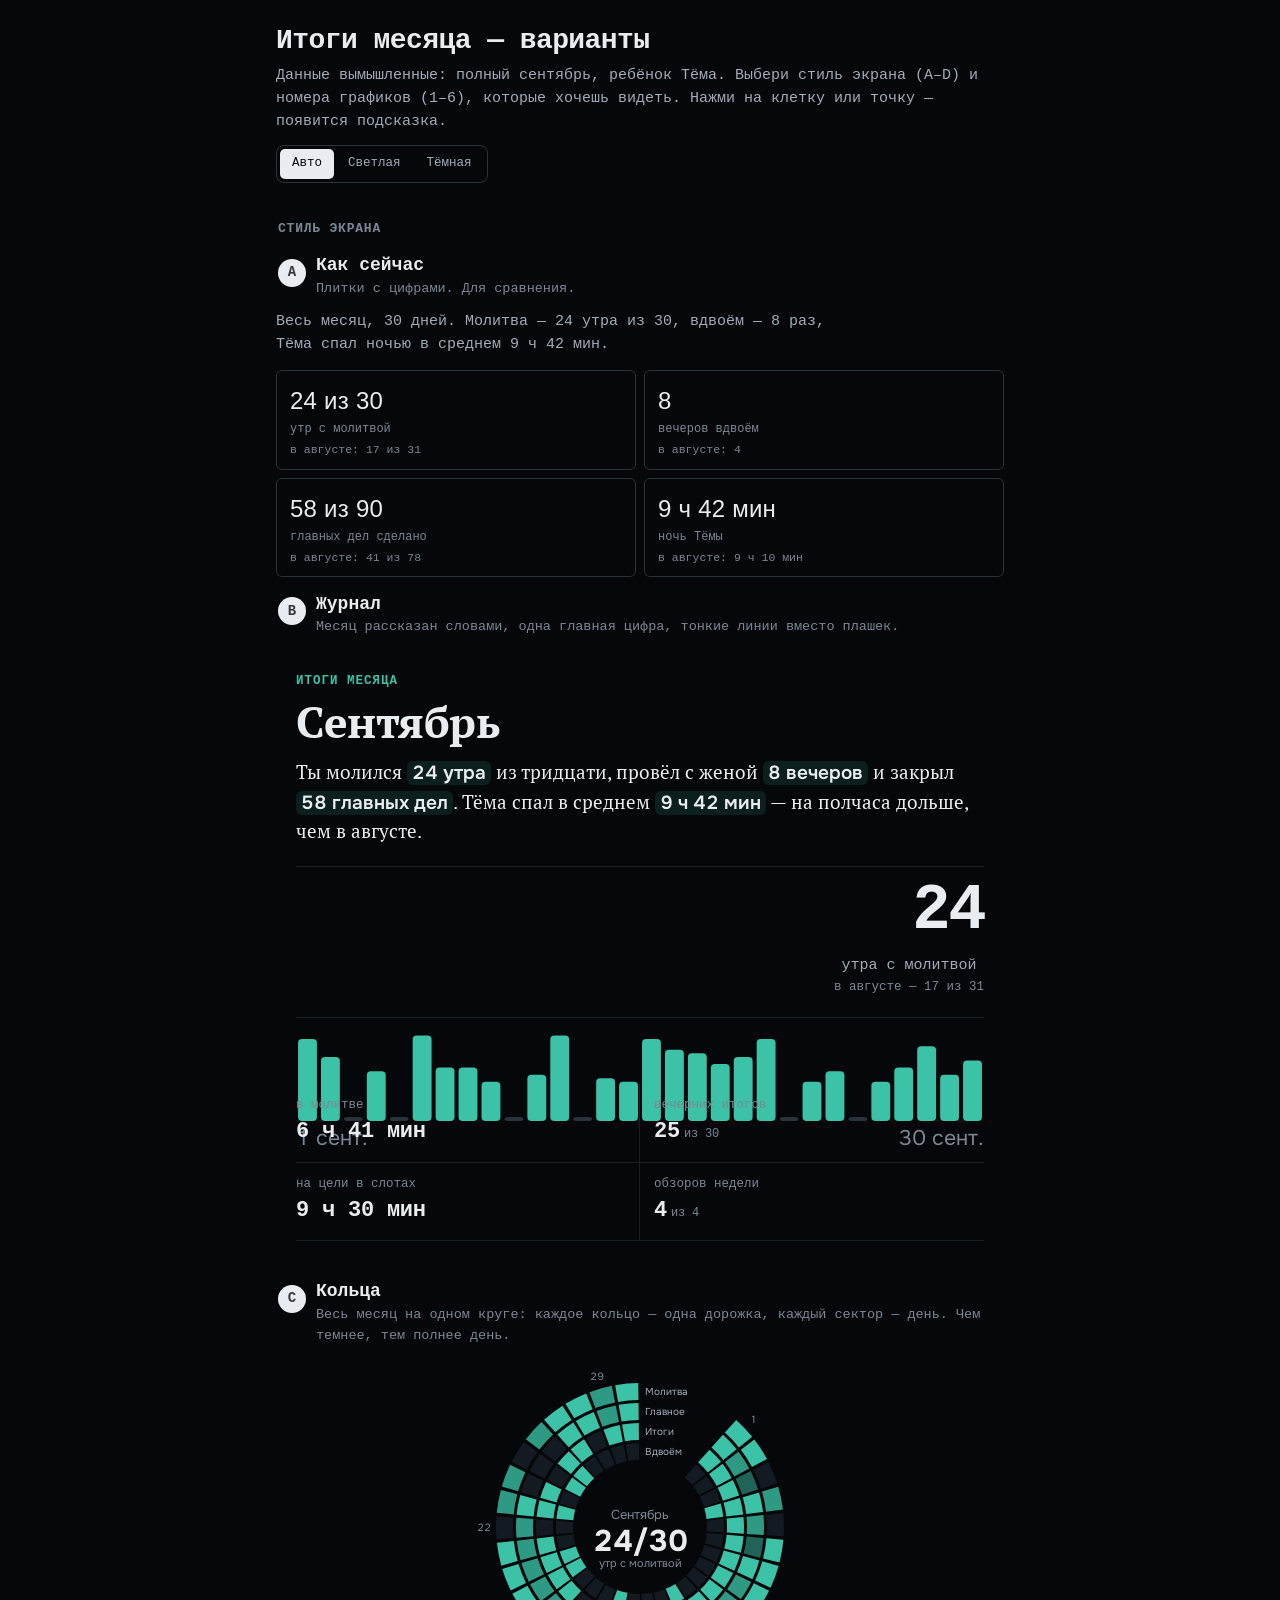
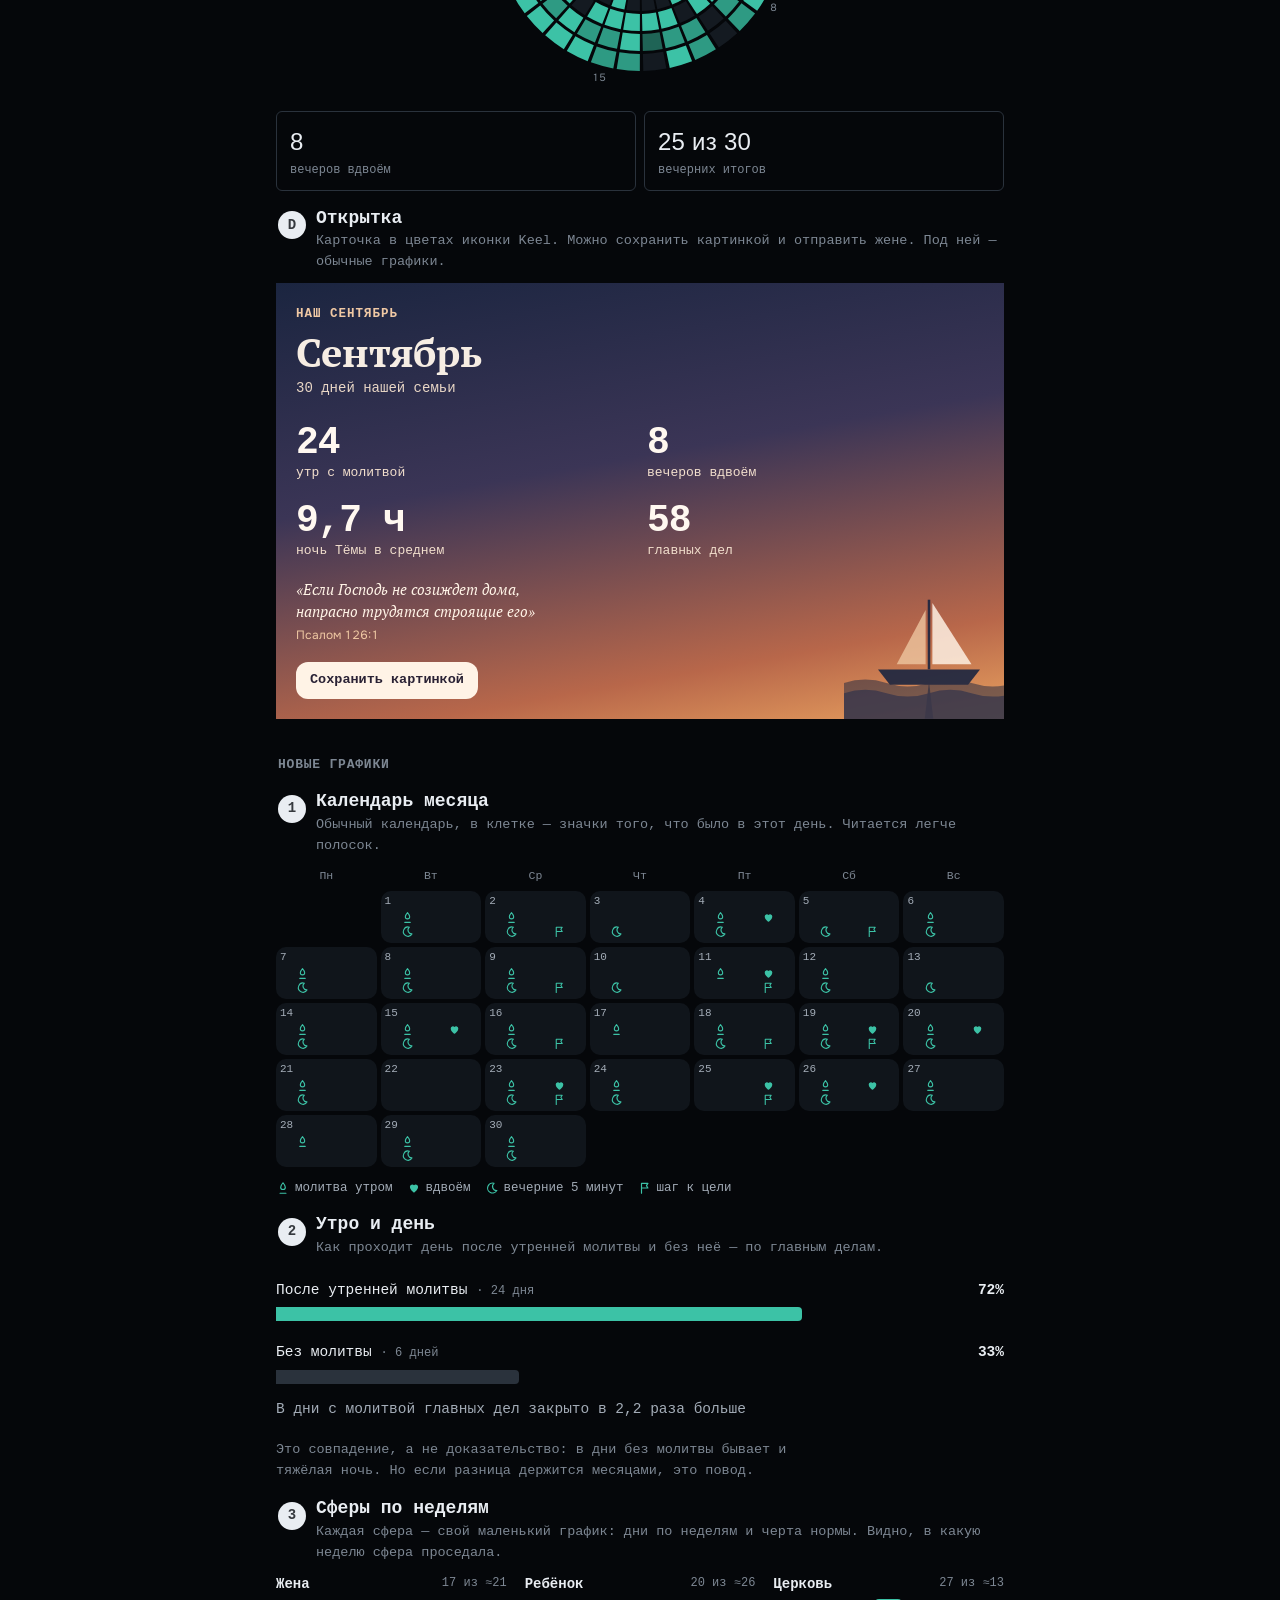
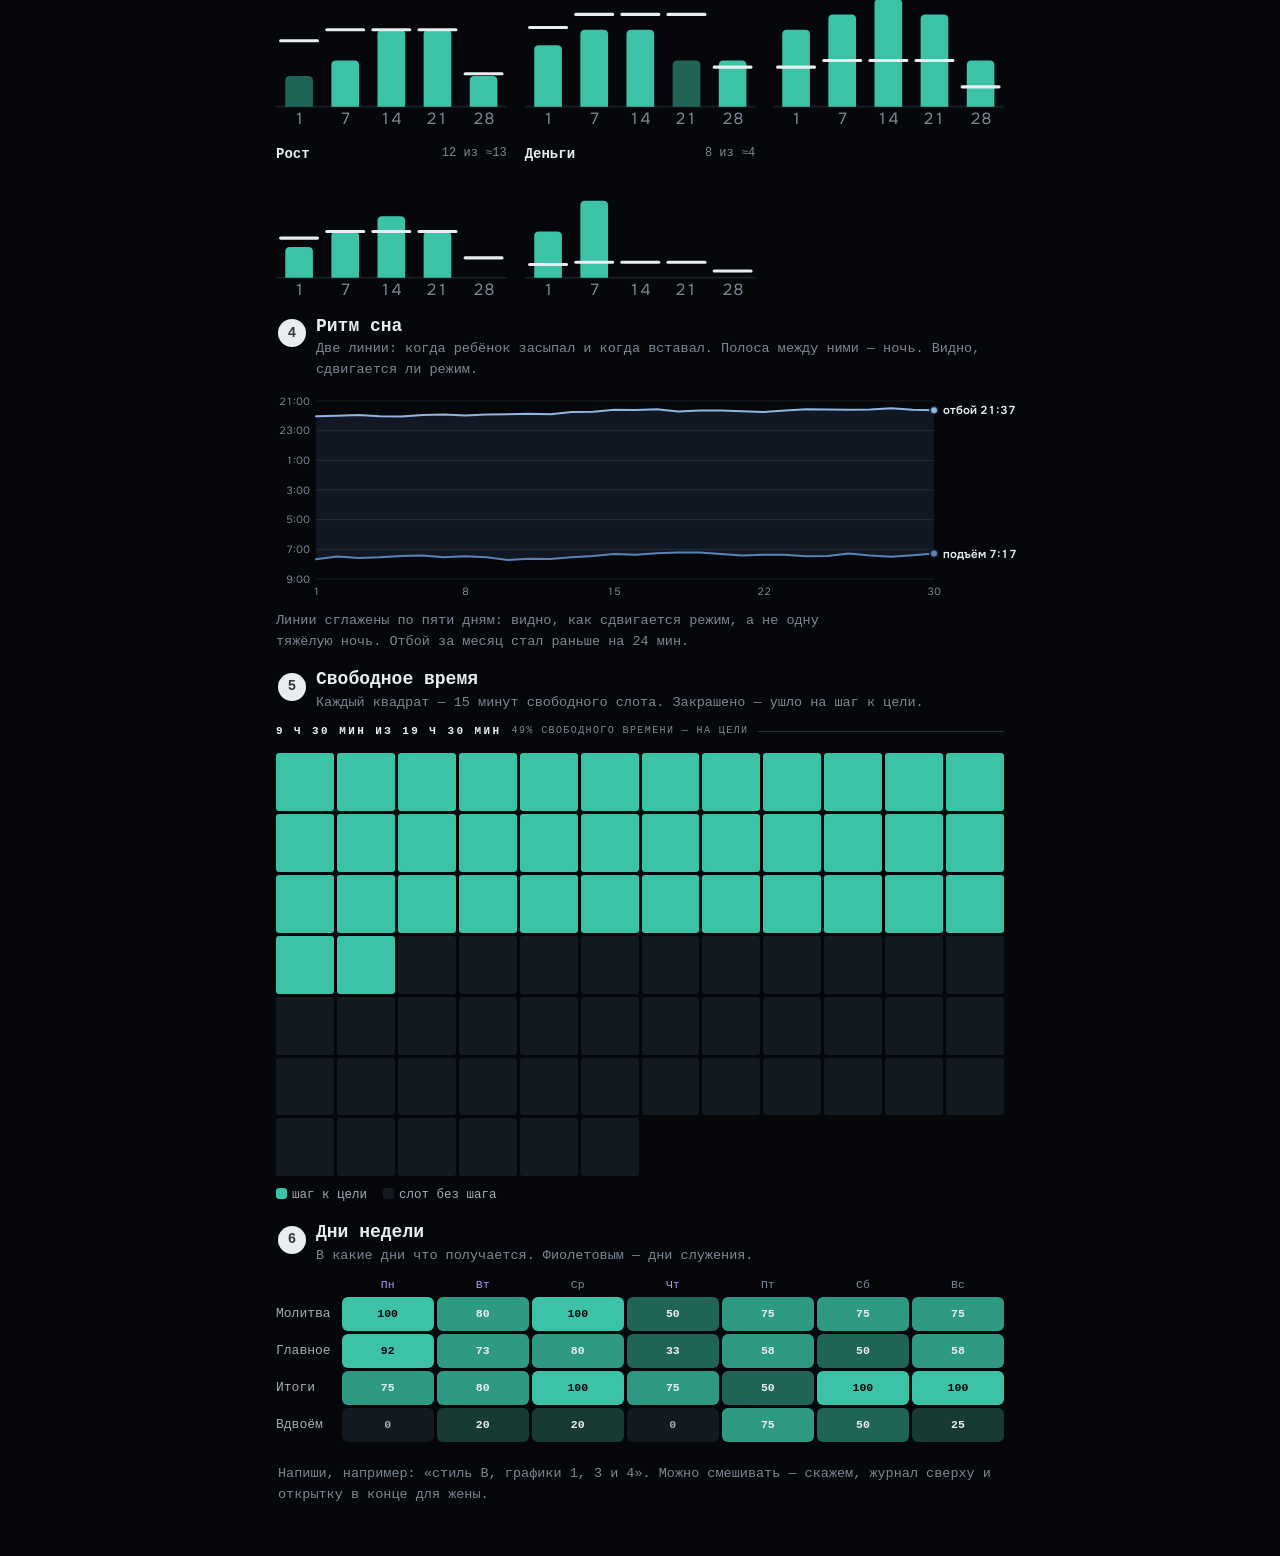
<file: styles/month.html>
<!doctype html>
<html lang="ru">
<head>
<meta charset="utf-8">
<meta name="viewport" content="width=device-width, initial-scale=1, viewport-fit=cover">
<title>Итоги месяца — варианты</title>
<link rel="preconnect" href="https://fonts.googleapis.com">
<link rel="preconnect" href="https://fonts.gstatic.com" crossorigin>
<link rel="stylesheet" href="https://fonts.googleapis.com/css2?family=Onest:wght@400;500;600;700&family=PT+Serif:ital,wght@0,400;0,700;1,400&display=swap">
<link rel="stylesheet" href="../style.css?v=44">
<style>
  .wrap { max-width:760px; margin:0 auto; padding:20px 16px 60px; display:grid; gap:14px; }
  .intro h1 { font-size:28px; font-weight:700; letter-spacing:-.02em; margin:4px 0 6px; }
  .intro p { margin:0; color:var(--soft); font-size:15px; }
  .intro .seg { margin-top:12px; }
  .part { margin:22px 2px 0; font-size:13px; font-weight:600; color:var(--faint); text-transform:uppercase; letter-spacing:.06em; }
  .opt { display:flex; align-items:baseline; gap:10px; margin:0 2px -4px; }
  .opt .n { flex:none; width:28px; height:28px; border-radius:50%; display:grid; place-items:center; background:var(--ink); color:var(--card); font-weight:700; font-size:14px; transform:translateY(6px); }
  .opt h2 { font-size:18px; font-weight:600; }
  .opt p { margin:2px 0 0; font-size:13.5px; color:var(--faint); }
  .ax { font-family:Onest,sans-serif; font-size:10.5px; fill:var(--faint); }
  .grid { stroke:var(--line); stroke-width:1; }
  svg { display:block; max-width:100%; height:auto; overflow:visible; }

  /* A — как сейчас */
  .sa .m-lede { margin:0 0 14px; font-size:15px; color:var(--soft); }
  .tiles small { font-size:11.5px; color:var(--faint); margin-top:3px; line-height:1.3; }

  /* B — журнал */
  .sb { padding:24px 20px; }
  .sb .kick { font-size:12.5px; font-weight:600; color:var(--teal); text-transform:uppercase; letter-spacing:.08em; }
  .sb h3 { font-family:"PT Serif",Georgia,serif; font-size:44px; font-weight:700; letter-spacing:-.01em; margin:4px 0 10px; }
  .sb .lead { font-family:"PT Serif",Georgia,serif; font-size:19px; line-height:1.5; margin:0 0 20px; color:var(--ink); text-wrap:pretty; }
  .sb .lead b { font-family:Onest,sans-serif; font-weight:600; background:var(--teal-bg); border-radius:6px; padding:0 5px; white-space:nowrap; }
  .sb .hero { display:flex; align-items:flex-end; gap:14px; padding:16px 0; border-top:1px solid var(--line); border-bottom:1px solid var(--line); }
  .sb .hero b { font-size:64px; line-height:.9; font-weight:700; letter-spacing:-.04em; }
  .sb .hero span { font-size:15px; color:var(--soft); padding-bottom:4px; }
  .sb .hero small { display:block; font-size:12.5px; color:var(--faint); }
  .sb .spark { margin:14px 0 4px; }
  .sb dl { display:grid; grid-template-columns:1fr 1fr; margin:8px 0 0; }
  .sb dl div { padding:12px 0; border-bottom:1px solid var(--line); }
  .sb dl div:nth-child(odd) { padding-right:12px; border-right:1px solid var(--line); }
  .sb dl div:nth-child(even) { padding-left:14px; }
  .sb dt { font-size:12.5px; color:var(--faint); }
  .sb dd { margin:0; font-size:22px; font-weight:700; letter-spacing:-.01em; }
  .sb dd small { font-size:12px; font-weight:400; color:var(--faint); margin-left:4px; }

  /* C — кольца */
  .sc .ring-wrap { max-width:340px; margin:0 auto; }
  .sc .rs { fill:var(--s0); }
  .sc .r1 { fill:var(--s1); } .sc .r2 { fill:var(--s2); } .sc .r3 { fill:var(--s3); } .sc .r4 { fill:var(--s4); }
  .sc .rlab { font-family:Onest,sans-serif; font-size:10px; fill:var(--soft); }
  .sc .c1 { font-family:Onest,sans-serif; font-size:13px; fill:var(--faint); }
  .sc .c2 { font-family:Onest,sans-serif; font-size:30px; font-weight:700; fill:var(--ink); }
  .sc .tiles { margin-top:14px; }

  /* D — открытка */
  .sd { position:relative; overflow:hidden; color:#F6EDE3; padding:22px 20px 20px;
    background:linear-gradient(170deg, #1B2540 0%, #3B3556 42%, #B8674A 82%, #E8A15F 100%); }
  .sd .kick { font-size:12.5px; font-weight:600; letter-spacing:.08em; text-transform:uppercase; color:#F0C9A4; }
  .sd h3 { font-family:"PT Serif",Georgia,serif; font-size:40px; margin:4px 0 2px; }
  .sd .sub { font-size:14px; color:#E9D7C6; margin:0; }
  .sd .big { display:grid; grid-template-columns:1fr 1fr; gap:18px 14px; margin:24px 0 18px; position:relative; z-index:1; }
  .sd .big b { display:block; font-size:38px; font-weight:700; line-height:1; letter-spacing:-.03em; color:#FFF8F0; }
  .sd .big span { font-size:13px; color:#F2DFCD; }
  .sd .pc-verse { font-family:"PT Serif",Georgia,serif; font-style:italic; font-size:15px; line-height:1.45; margin:0; max-width:30ch; position:relative; z-index:1; color:#FFF3E6; }
  .sd .pc-verse small { display:block; font-style:normal; font-family:Onest,sans-serif; font-size:12px; color:#F0C9A4; margin-top:4px; }
  .sd svg.boat { position:absolute; right:-10px; bottom:-6px; width:170px; opacity:.9; }
  .sd .pc-save { margin-top:18px; position:relative; z-index:1; border:0; border-radius:12px; padding:8px 14px; font-weight:600; font-size:13.5px; background:#FFF3E6; color:#2A2235; }

  /* 1 — календарь */
  .cal { display:grid; grid-template-columns:repeat(7, minmax(0,1fr)); gap:4px; }
  .cal .h { font-size:11.5px; color:var(--faint); text-align:center; padding-bottom:2px; }
  .cal .d { background:var(--field); border-radius:10px; padding:4px 4px 5px; min-height:52px; display:flex; flex-direction:column; gap:2px; }
  .cal .d.e { background:transparent; }
  .cal .d .num { font-size:11px; color:var(--soft); line-height:1.1; }
  .cal .ic { display:grid; grid-template-columns:1fr 1fr; gap:1px 2px; justify-items:center; margin-top:auto; }
  .cal .ic svg { width:13px; height:13px; }
  .cal .ic .off { opacity:0; }
  .ileg { display:flex; flex-wrap:wrap; gap:6px 14px; margin-top:12px; font-size:12.5px; color:var(--soft); }
  .ileg span { display:inline-flex; align-items:center; gap:5px; }
  .ileg svg { width:14px; height:14px; }
  .ico { fill:none; stroke:var(--teal); stroke-width:2; stroke-linecap:round; stroke-linejoin:round; }
  .ico.f { fill:var(--teal); stroke:none; }

  /* 2 — утро и день */
  .vs li { list-style:none; padding:10px 0; display:grid; gap:6px; }
  .vs { margin:0; padding:0; }
  .vs .t { display:flex; justify-content:space-between; gap:12px; font-size:14.5px; }
  .vs .t span:last-child { font-weight:600; }
  .vs .bar { height:14px; border-radius:0 4px 4px 0; background:var(--teal); }
  .vs .bar.g { background:var(--line2); }
  .vs .track { background:transparent; }

  /* 3 — сферы по неделям */
  .sm { display:grid; grid-template-columns:repeat(2, minmax(0,1fr)); gap:16px 18px; }
  .sm h4 { margin:0 0 4px; font-size:14px; font-weight:600; display:flex; justify-content:space-between; gap:6px; }
  .sm h4 small { font-weight:400; color:var(--faint); font-size:12px; }
  .sm .b { fill:var(--teal); } .sm .b.lo { fill:var(--s2); }
  .sm .nl { stroke:var(--ink); stroke-width:2; stroke-linecap:round; }

  /* 4 — ритм сна */
  .band { fill:var(--k3); opacity:.14; }
  .ln { fill:none; stroke-width:2; stroke-linejoin:round; stroke-linecap:round; }
  .ln.bed { stroke:var(--k4); } .ln.wk { stroke:var(--k3); }
  .endl { font-family:Onest,sans-serif; font-size:11.5px; fill:var(--ink); font-weight:600; }
  .endd { stroke:var(--card); stroke-width:2; }

  /* 5 — вафля */
  .waf { display:grid; grid-template-columns:repeat(12, minmax(0,1fr)); gap:3px; }
  .waf i { aspect-ratio:1; border-radius:3px; background:var(--s0); }
  .waf i.on { background:var(--teal); }
  .wleg { display:flex; gap:16px; flex-wrap:wrap; margin-top:10px; font-size:12.5px; color:var(--soft); }
  .wleg i { display:inline-block; width:11px; height:11px; border-radius:3px; margin-right:5px; vertical-align:-1px; }

  /* 6 — дни недели */
  .wd { display:grid; grid-template-columns:auto repeat(7, minmax(0,1fr)); gap:3px; align-items:center; }
  .wd .rl { font-size:13px; color:var(--soft); padding-right:8px; white-space:nowrap; }
  .wd .ch { font-size:11.5px; color:var(--faint); text-align:center; }
  .wd .c { height:34px; border-radius:6px; display:grid; place-items:center; font-size:11.5px; font-weight:600; }
  .wd .l0 { background:var(--s0); color:var(--soft); } .wd .l1 { background:var(--s1); color:var(--ink); }
  .wd .l2 { background:var(--s2); color:var(--ink); } .wd .l3 { background:var(--s3); color:var(--ink); } .wd .l4 { background:var(--s4); color:var(--on-accent); }
  .wd .ch.ch-c { color:var(--violet); }

  .foot { font-size:13.5px; color:var(--faint); margin:8px 2px 0; }
  @media (min-width:700px) { .sm { grid-template-columns:repeat(3, minmax(0,1fr)); } }
</style>
<script>try { const t = localStorage.getItem("habits.theme"); if (t === "light" || t === "dark") document.documentElement.dataset.theme = t; } catch {}</script>
</head>
<body>
<div class="wrap">
  <header class="intro">
    <h1>Итоги месяца — варианты</h1>
    <p>Данные вымышленные: полный сентябрь, ребёнок Тёма. Выбери стиль экрана (A–D) и номера графиков (1–6), которые хочешь видеть. Нажми на клетку или точку — появится подсказка.</p>
    <div class="seg" role="tablist" aria-label="Тема" id="theme">
      <button type="button" data-t="auto">Авто</button><button type="button" data-t="light">Светлая</button><button type="button" data-t="dark">Тёмная</button>
    </div>
  </header>

  <div class="part">Стиль экрана</div>

  <div class="opt"><span class="n">A</span><div><h2>Как сейчас</h2><p>Плитки с цифрами. Для сравнения.</p></div></div>
  <section class="card sa">
    <p class="m-lede" id="a-lede"></p>
    <div class="tiles" id="a-tiles"></div>
  </section>

  <div class="opt"><span class="n">B</span><div><h2>Журнал</h2><p>Месяц рассказан словами, одна главная цифра, тонкие линии вместо плашек.</p></div></div>
  <section class="card sb">
    <div class="kick">Итоги месяца</div>
    <h3>Сентябрь</h3>
    <p class="lead" id="b-lead"></p>
    <div class="hero" id="b-hero"></div>
    <div class="spark" id="b-spark"></div>
    <dl id="b-dl"></dl>
  </section>

  <div class="opt"><span class="n">C</span><div><h2>Кольца</h2><p>Весь месяц на одном круге: каждое кольцо — одна дорожка, каждый сектор — день. Чем темнее, тем полнее день.</p></div></div>
  <section class="card sc">
    <div class="ring-wrap" id="c-ring"></div>
    <div class="tiles" id="c-tiles"></div>
  </section>

  <div class="opt"><span class="n">D</span><div><h2>Открытка</h2><p>Карточка в цветах иконки Keel. Можно сохранить картинкой и отправить жене. Под ней — обычные графики.</p></div></div>
  <section class="card sd">
    <div class="kick">Наш сентябрь</div>
    <h3>Сентябрь</h3>
    <p class="sub">30 дней нашей семьи</p>
    <div class="big" id="d-big"></div>
    <p class="pc-verse">«Если Господь не созиждет дома, напрасно трудятся строящие его»<small>Псалом 126:1</small></p>
    <button type="button" class="pc-save" title="В рабочей версии">Сохранить картинкой</button>
    <svg class="boat" viewBox="0 0 200 170" aria-hidden="true">
      <path d="M0 120 q25 -8 50 0 t50 0 t50 0 t50 0 V170 H0Z" fill="#1B2540" opacity=".55"/>
      <path d="M100 118 L95 162 H105 Z" fill="#1B2540" opacity=".7"/>
      <path d="M40 104 H160 L146 122 H54 Z" fill="#1B2540"/>
      <line x1="100" y1="104" x2="100" y2="22" stroke="#1B2540" stroke-width="3"/>
      <path d="M104 26 V98 H150 Z" fill="#FFF3E6" opacity=".92"/><path d="M96 34 V98 H62 Z" fill="#F0C9A4" opacity=".85"/>
      <path d="M0 132 q25 -8 50 0 t50 0 t50 0 t50 0 V170 H0Z" fill="#2A2F4A" opacity=".8"/>
    </svg>
  </section>

  <div class="part">Новые графики</div>

  <div class="opt"><span class="n">1</span><div><h2>Календарь месяца</h2><p>Обычный календарь, в клетке — значки того, что было в этот день. Читается легче полосок.</p></div></div>
  <section class="card">
    <div class="cal" id="g1"></div>
    <div class="ileg" id="g1-leg"></div>
  </section>

  <div class="opt"><span class="n">2</span><div><h2>Утро и день</h2><p>Как проходит день после утренней молитвы и без неё — по главным делам.</p></div></div>
  <section class="card">
    <ul class="vs" id="g2"></ul>
    <p class="note">Это совпадение, а не доказательство: в дни без молитвы бывает и тяжёлая ночь. Но если разница держится месяцами, это повод.</p>
  </section>

  <div class="opt"><span class="n">3</span><div><h2>Сферы по неделям</h2><p>Каждая сфера — свой маленький график: дни по неделям и черта нормы. Видно, в какую неделю сфера проседала.</p></div></div>
  <section class="card">
    <div class="sm" id="g3"></div>
  </section>

  <div class="opt"><span class="n">4</span><div><h2>Ритм сна</h2><p>Две линии: когда ребёнок засыпал и когда вставал. Полоса между ними — ночь. Видно, сдвигается ли режим.</p></div></div>
  <section class="card">
    <div id="g4"></div>
  </section>

  <div class="opt"><span class="n">5</span><div><h2>Свободное время</h2><p>Каждый квадрат — 15 минут свободного слота. Закрашено — ушло на шаг к цели.</p></div></div>
  <section class="card">
    <div class="card-h"><h2 id="g5-h"></h2><small id="g5-s"></small></div>
    <div class="waf" id="g5"></div>
    <div class="wleg"><span><i style="background:var(--teal)"></i>шаг к цели</span><span><i style="background:var(--s0)"></i>слот без шага</span></div>
  </section>

  <div class="opt"><span class="n">6</span><div><h2>Дни недели</h2><p>В какие дни что получается. Фиолетовым — дни служения.</p></div></div>
  <section class="card">
    <div class="wd" id="g6"></div>
  </section>

  <p class="foot">Напиши, например: «стиль B, графики 1, 3 и 4». Можно смешивать — скажем, журнал сверху и открытку в конце для жены.</p>
</div>
<div class="tip" id="tip" hidden></div>
<script>
"use strict";
const $ = s => document.querySelector(s);
const pad = n => String(n).padStart(2, "0");
const hm = m => { m = ((Math.round(m) % 1440) + 1440) % 1440; return `${Math.floor(m / 60)}:${pad(m % 60)}`; };
const fmtDur = m => { m = Math.round(m); const h = Math.floor(m / 60); return h ? `${h} ч${m % 60 ? ` ${m % 60} мин` : ""}` : `${m} мин`; };
const plural = (n, a, b, c) => { const m10 = n % 10, m100 = n % 100; return m10 === 1 && m100 !== 11 ? a : m10 >= 2 && m10 <= 4 && (m100 < 10 || m100 >= 20) ? b : c; };
const esc = s => String(s).replace(/[&<>"]/g, c => ({ "&": "&amp;", "<": "&lt;", ">": "&gt;", '"': "&quot;" }[c]));
const DOW = ["Пн", "Вт", "Ср", "Чт", "Пт", "Сб", "Вс"], CHURCH = [0, 1, 3], SLOT = { 2: 90, 4: 90, 5: 90 };
const fmtD = new Intl.DateTimeFormat("ru-RU", { weekday: "short", day: "numeric", month: "short" });

// Вымышленный сентябрь 2026: детерминированный «случай»
let seed = 11; const r = () => (seed = (seed * 9301 + 49297) % 233280) / 233280;
const N = 30, days = [];
for (let i = 0; i < N; i++) {
  const d = new Date(2026, 8, i + 1), dw = (d.getDay() + 6) % 7;
  const pray = r() < (dw === 6 ? .55 : .8) ? 10 + Math.round(r() * 14) : 0;
  const fAll = 3; let fDone = 0; for (let j = 0; j < fAll; j++) if (r() < (pray ? .72 : .42)) fDone++;
  const together = r() < ([2, 4, 5, 6].includes(dw) ? .38 : .06);
  const ritual = r() < (CHURCH.includes(dw) ? .6 : .82);
  const slot = SLOT[dw] ? { len: SLOT[dw], done: r() < .64, min: 0 } : null;
  if (slot?.done) slot.min = 45 + Math.round(r() * 3) * 15;
  const bed = 1290 + Math.round(r() * 60) - Math.round(i * 1.1), wake = 405 + Math.round(r() * 75) + 1440;
  const wakes = Array.from({ length: Math.floor(r() * (i < 15 ? 3.4 : 2.4)) }, () => Math.round(bed + 60 + r() * (wake - bed - 90))).sort((a, b) => a - b);
  const sp = new Set();
  if (together || r() < .5) sp.add("Жена");
  if (r() < .72) sp.add("Ребёнок");
  if (CHURCH.includes(dw) || pray) sp.add("Церковь");
  if (slot?.done || r() < .12) sp.add("Рост");
  if (r() < (i > 20 ? .05 : .22)) sp.add("Деньги");
  if (r() < .08) sp.add("Родные");
  days.push({ d, i, dw, pray, fAll, fDone, together, ritual, slot, bed, wake, wakes, sp });
}
const sum = f => days.reduce((a, x) => a + f(x), 0);
const S = {
  prayDays: sum(x => !!x.pray), prayMin: sum(x => x.pray), together: sum(x => x.together), ritual: sum(x => x.ritual),
  fDone: sum(x => x.fDone), fAll: sum(x => x.fAll), slotMin: sum(x => x.slot?.min || 0), slotLen: sum(x => x.slot?.len || 0),
  night: sum(x => x.wake - x.bed) / N, wakes: sum(x => x.wakes.length) / N, reviews: 4,
};
const lvlOf = v => v <= 0 ? 0 : v >= 1 ? 4 : v > .66 ? 3 : v > .33 ? 2 : 1;
const TRACKS = [
  ["Молитва", x => lvlOf(x.pray / 15), x => x.pray ? fmtDur(x.pray) : "без молитвы"],
  ["Главное", x => lvlOf(x.fDone / x.fAll), x => `главное ${x.fDone} из ${x.fAll}`],
  ["Итоги", x => x.ritual ? 4 : 0, x => x.ritual ? "вечерние 5 минут" : "без итогов"],
  ["Вдвоём", x => x.together ? 4 : 0, x => x.together ? "вдвоём" : "не вдвоём"],
];

/* ---------- A ---------- */
const tile = (v, l, c = "") => `<div><b>${v}</b><span>${l}</span>${c ? `<small>${c}</small>` : ""}</div>`;
$("#a-lede").textContent = `Весь месяц, 30 дней. Молитва — ${S.prayDays} утра из 30, вдвоём — ${S.together} раз, Тёма спал ночью в среднем ${fmtDur(S.night)}.`;
$("#a-tiles").innerHTML = tile(`${S.prayDays} из 30`, "утр с молитвой", "в августе: 17 из 31") + tile(String(S.together), "вечеров вдвоём", "в августе: 4")
  + tile(`${S.fDone} из ${S.fAll}`, "главных дел сделано", "в августе: 41 из 78") + tile(fmtDur(S.night), "ночь Тёмы", "в августе: 9 ч 10 мин");

/* ---------- B ---------- */
$("#b-lead").innerHTML = `Ты молился <b>${S.prayDays} утра</b> из тридцати, провёл с женой <b>${S.together} ${plural(S.together, "вечер", "вечера", "вечеров")}</b> и закрыл <b>${S.fDone} главных дел</b>. Тёма спал в среднем <b>${fmtDur(S.night)}</b> — на полчаса дольше, чем в августе.`;
$("#b-hero").innerHTML = `<b>${S.prayDays}</b><span>утра с молитвой<small>в августе — 17 из 31</small></span>`;
{
  const W = 340, H = 44, bw = W / N;
  let s = `<svg viewBox="0 0 ${W} ${H + 14}" role="img" aria-label="Молитва по дням месяца">`;
  days.forEach(x => {
    const h = x.pray ? Math.max(4, x.pray / 25 * H) : 2;
    s += `<rect x="${x.i * bw + 1}" y="${H - h}" width="${bw - 2}" height="${h}" rx="2" fill="${x.pray ? "var(--teal)" : "var(--line2)"}" data-tip="${esc(`${fmtD.format(x.d)} · ${x.pray ? fmtDur(x.pray) : "без молитвы"}`)}"/>`;
  });
  s += `<text x="0" y="${H + 12}" class="ax">1 сент.</text><text x="${W}" y="${H + 12}" class="ax" text-anchor="end">30 сент.</text></svg>`;
  $("#b-spark").innerHTML = s;
}
const dd = (l, v, c) => `<div><dt>${l}</dt><dd>${v}${c ? `<small>${c}</small>` : ""}</dd></div>`;
$("#b-dl").innerHTML = dd("в молитве", fmtDur(S.prayMin)) + dd("вечерних итогов", S.ritual, "из 30") + dd("на цели в слотах", fmtDur(S.slotMin)) + dd("обзоров недели", S.reviews, "из 4");

/* ---------- C ---------- */
{
  const C = 170, R0 = 64, RW = 20, gapA = .012;
  const arc = (r1, r2, a1, a2) => {
    const p = (r, a) => `${(C + r * Math.sin(a)).toFixed(2)},${(C - r * Math.cos(a)).toFixed(2)}`;
    return `M${p(r2, a1)}A${r2},${r2} 0 0 1 ${p(r2, a2)}L${p(r1, a2)}A${r1},${r1} 0 0 0 ${p(r1, a1)}Z`;
  };
  // Начало круга — сверху; первые 0,35 рад оставлены под подписи колец
  const lead = .72, step = (2 * Math.PI - lead) / N;
  let s = `<svg viewBox="0 0 ${C * 2} ${C * 2}" role="img" aria-label="Месяц кольцами: молитва, главное, итоги, вдвоём">`;
  TRACKS.forEach(([name, lv, tipF], ti) => {
    const r2 = R0 + RW * (TRACKS.length - ti), r1 = r2 - RW + 3;
    days.forEach(x => {
      const a1 = lead + x.i * step + gapA, a2 = lead + (x.i + 1) * step - gapA, l = lv(x);
      s += `<path d="${arc(r1, r2, a1, a2)}" class="${l ? "r" + l : "rs"}" data-tip="${esc(`${fmtD.format(x.d)} · ${tipF(x)}`)}"/>`;
    });
    s += `<text x="${C + 5}" y="${C - r2 + RW / 2 + 1.5}" class="rlab">${name}</text>`;
  });
  [1, 8, 15, 22, 29].forEach(n => {
    const a = lead + (n - .5) * step, rr = R0 + RW * TRACKS.length + 12;
    s += `<text x="${C + rr * Math.sin(a)}" y="${C - rr * Math.cos(a) + 3.5}" text-anchor="middle" class="ax">${n}</text>`;
  });
  s += `<text x="${C}" y="${C - 8}" text-anchor="middle" class="c1">Сентябрь</text><text x="${C}" y="${C + 24}" text-anchor="middle" class="c2">${S.prayDays}/30</text>`;
  s += `<text x="${C}" y="${C + 40}" text-anchor="middle" class="c1" style="font-size:11px">утр с молитвой</text></svg>`;
  $("#c-ring").innerHTML = s;
  $("#c-tiles").innerHTML = tile(String(S.together), "вечеров вдвоём") + tile(`${S.ritual} из 30`, "вечерних итогов");
}

/* ---------- D ---------- */
const big = (v, l) => `<div><b>${v}</b><span>${l}</span></div>`;
$("#d-big").innerHTML = big(S.prayDays, "утр с молитвой") + big(S.together, "вечеров вдвоём") + big(`${(S.night / 60).toFixed(1).replace(".", ",")} ч`, "ночь Тёмы в среднем") + big(S.fDone, "главных дел");

/* ---------- 1 — календарь ---------- */
const ICON = {
  pray: '<path class="ico" d="M12 3c2.5 3 4 5 4 7.5a4 4 0 0 1-8 0C8 8 9.5 6 12 3z"/><path class="ico" d="M7 21h10"/>',
  heart: '<path class="ico f" d="M12 20s-7-4.4-7-10a4 4 0 0 1 7-2.6A4 4 0 0 1 19 10c0 5.6-7 10-7 10z"/>',
  moon: '<path class="ico" d="M15.5 4a8.5 8.5 0 1 0 4.8 12.4A7 7 0 0 1 15.5 4z"/>',
  flag: '<path class="ico" d="M6 21V4M6 4h11l-2.5 4L17 12H6"/>',
};
const ic = (k, on) => `<svg viewBox="0 0 24 24" class="${on ? "" : "off"}" aria-hidden="true">${ICON[k]}</svg>`;
{
  let s = DOW.map(d => `<div class="h">${d}</div>`).join("") + `<div class="d e"></div>`.repeat(days[0].dw);
  days.forEach(x => {
    const what = [x.pray && "молитва " + fmtDur(x.pray), x.together && "вдвоём", x.ritual && "вечерние итоги", x.slot?.done && "шаг к цели"].filter(Boolean);
    s += `<div class="d" data-tip="${esc(`${fmtD.format(x.d)} · ${what.join(", ") || "ничего не отмечено"}`)}"><span class="num">${x.i + 1}</span>
      <span class="ic">${ic("pray", x.pray)}${ic("heart", x.together)}${ic("moon", x.ritual)}${ic("flag", x.slot?.done)}</span></div>`;
  });
  $("#g1").innerHTML = s;
  const L = (k, t) => `<span><svg viewBox="0 0 24 24" aria-hidden="true">${ICON[k]}</svg>${t}</span>`;
  $("#g1-leg").innerHTML = L("pray", "молитва утром") + L("heart", "вдвоём") + L("moon", "вечерние 5 минут") + L("flag", "шаг к цели");
}

/* ---------- 2 — утро и день ---------- */
{
  const w = days.filter(x => x.pray), wo = days.filter(x => !x.pray);
  const rate = a => a.reduce((s, x) => s + x.fDone, 0) / a.reduce((s, x) => s + x.fAll, 0);
  const rw = rate(w), rwo = rate(wo);
  const row = (t, n, v, g) => `<li><div class="t"><span>${t} <small style="color:var(--faint)">· ${n} ${plural(n, "день", "дня", "дней")}</small></span><span>${Math.round(v * 100)}%</span></div>
    <div class="track"><div class="bar ${g ? "g" : ""}" style="width:${v * 100}%"></div></div></li>`;
  $("#g2").innerHTML = row("После утренней молитвы", w.length, rw) + row("Без молитвы", wo.length, rwo, true)
    + `<li style="padding-top:4px"><div class="t"><span style="color:var(--soft)">В дни с молитвой главных дел закрыто в ${(rw / rwo).toFixed(1).replace(".", ",")} раза больше</span><span></span></div></li>`;
}

/* ---------- 3 — сферы по неделям ---------- */
{
  const NORM = { "Жена": 5, "Ребёнок": 6, "Церковь": 3, "Рост": 3, "Деньги": 1, "Родные": 0 };
  const weeks = []; let cur = null;
  days.forEach(x => { if (!cur || x.dw === 0) weeks.push(cur = []); cur.push(x); });
  const W = 150, H = 70, pb = 14;
  $("#g3").innerHTML = Object.entries(NORM).filter(([, n]) => n).map(([s, n]) => {
    const tot = sum(x => x.sp.has(s)), exp = Math.round(n * N / 7), bw = W / weeks.length;
    let g = `<svg viewBox="0 0 ${W} ${H + pb}" role="img" aria-label="${s} по неделям">`;
    g += `<line x1="0" x2="${W}" y1="${H}" y2="${H}" class="grid"/>`;
    weeks.forEach((wk, i) => {
      const c = wk.filter(x => x.sp.has(s)).length, need = n * wk.length / 7, h = c / 7 * H, x0 = i * bw + bw * .2, w0 = bw * .6;
      if (c) g += `<path d="M${x0},${H}V${H - h + 3}Q${x0},${H - h} ${x0 + 3},${H - h}H${x0 + w0 - 3}Q${x0 + w0},${H - h} ${x0 + w0},${H - h + 3}V${H}Z" class="b ${c < need * .6 ? "lo" : ""}"/>`;
      g += `<line x1="${x0 - 3}" x2="${x0 + w0 + 3}" y1="${H - need / 7 * H}" y2="${H - need / 7 * H}" class="nl"/>`;
      g += `<rect x="${i * bw}" y="0" width="${bw}" height="${H}" fill="transparent" data-tip="${esc(`${wk[0].i + 1}–${wk[wk.length - 1].i + 1} сент. · ${c} из ${wk.length} дн., норма ≈ ${Math.round(need)}`)}"/>`;
      g += `<text x="${x0 + w0 / 2}" y="${H + 11}" text-anchor="middle" class="ax">${wk[0].i + 1}</text>`;
    });
    return `<div><h4>${s}<small>${tot} из ≈${exp}</small></h4>${g}</svg></div>`;
  }).join("");
}

/* ---------- 4 — ритм сна ---------- */
{
  const el = $("#g4"), W = Math.max(300, el.clientWidth || 340), H = 210, pl = 40, pr = 70, pt = 10, pb = 22;
  const lo = 20 * 60 + 60, hi = 33 * 60, iw = W - pl - pr, ih = H - pt - pb;
  const X = i => pl + i / (N - 1) * iw, Y = v => pt + (v - lo) / (hi - lo) * ih;
  // Скользящее среднее по 5 дням — чтобы был виден режим, а не шум одной ночи
  const smooth = key => days.map((x, i) => { const w = days.slice(Math.max(0, i - 2), i + 3); return w.reduce((a, y) => a + y[key], 0) / w.length; });
  const b = smooth("bed"), w = smooth("wake");
  let s = `<svg viewBox="0 0 ${W} ${H}" width="${W}" role="img" aria-label="Ритм сна: отбой и подъём по дням">`;
  for (let v = 21 * 60; v <= hi; v += 120) s += `<line x1="${pl}" x2="${pl + iw}" y1="${Y(v)}" y2="${Y(v)}" class="grid"/><text x="${pl - 6}" y="${Y(v) + 3.5}" class="ax" text-anchor="end">${hm(v)}</text>`;
  s += `<path class="band" d="M${b.map((v, i) => `${X(i)},${Y(v)}`).join("L")}L${w.map((v, i) => `${X(i)},${Y(v)}`).reverse().join("L")}Z"/>`;
  s += `<path class="ln bed" d="M${b.map((v, i) => `${X(i)},${Y(v)}`).join("L")}"/><path class="ln wk" d="M${w.map((v, i) => `${X(i)},${Y(v)}`).join("L")}"/>`;
  s += `<circle cx="${X(N - 1)}" cy="${Y(b[N - 1])}" r="4" fill="var(--k4)" class="endd"/><circle cx="${X(N - 1)}" cy="${Y(w[N - 1])}" r="4" fill="var(--k3)" class="endd"/>`;
  s += `<text x="${X(N - 1) + 9}" y="${Y(b[N - 1]) + 4}" class="endl">отбой ${hm(b[N - 1])}</text><text x="${X(N - 1) + 9}" y="${Y(w[N - 1]) + 4}" class="endl">подъём ${hm(w[N - 1])}</text>`;
  [0, 7, 14, 21, 29].forEach(i => { s += `<text x="${X(i)}" y="${H - 6}" class="ax" text-anchor="middle">${i + 1}</text>`; });
  days.forEach((x, i) => { s += `<rect x="${X(i) - iw / N / 2}" y="${pt}" width="${iw / N}" height="${ih}" fill="transparent" data-tip="${esc(`${fmtD.format(x.d)} · ${hm(x.bed)}–${hm(x.wake)}, ${fmtDur(x.wake - x.bed)}`)}"/>`; });
  el.innerHTML = s + `</svg><p class="note">Линии сглажены по пяти дням: видно, как сдвигается режим, а не одну тяжёлую ночь. Отбой за месяц стал раньше на ${Math.round(b[0] - b[N - 1])} мин.</p>`;
}

/* ---------- 5 — вафля ---------- */
{
  const total = S.slotLen / 15, on = Math.round(S.slotMin / 15);
  $("#g5").innerHTML = Array.from({ length: total }, (_, i) => `<i class="${i < on ? "on" : ""}"></i>`).join("");
  $("#g5-h").textContent = `${fmtDur(S.slotMin)} из ${fmtDur(S.slotLen)}`;
  $("#g5-s").textContent = `${Math.round(S.slotMin / S.slotLen * 100)}% свободного времени — на цели`;
}

/* ---------- 6 — дни недели ---------- */
{
  const rows = [
    ["Молитва", x => !!x.pray],
    ["Главное", x => x.fDone / x.fAll],
    ["Итоги", x => x.ritual],
    ["Вдвоём", x => x.together],
  ];
  let s = `<span></span>` + DOW.map((d, i) => `<span class="ch ${CHURCH.includes(i) ? "ch-c" : ""}">${d}</span>`).join("");
  rows.forEach(([name, f]) => {
    s += `<span class="rl">${name}</span>`;
    for (let i = 0; i < 7; i++) {
      const ds = days.filter(x => x.dw === i), v = ds.reduce((a, x) => a + +f(x), 0) / ds.length;
      s += `<span class="c l${lvlOf(v * 1.15)}" data-tip="${esc(`${name} · ${DOW[i]}: ${Math.round(v * 100)}% (${ds.length} ${plural(ds.length, "день", "дня", "дней")})`)}">${Math.round(v * 100)}</span>`;
    }
  });
  $("#g6").innerHTML = s;
}

/* ---------- тема и подсказки ---------- */
function theme(t) {
  if (t === "auto") delete document.documentElement.dataset.theme; else document.documentElement.dataset.theme = t;
  document.querySelectorAll("#theme button").forEach(b => b.setAttribute("aria-selected", String(b.dataset.t === t)));
}
theme(document.documentElement.dataset.theme || "auto");
document.querySelectorAll("#theme button").forEach(b => b.addEventListener("click", () => theme(b.dataset.t)));
const tip = $("#tip");
document.addEventListener("pointerover", e => {
  const el = e.target.closest?.("[data-tip]");
  if (!el) { tip.hidden = true; return; }
  tip.textContent = el.getAttribute("data-tip"); tip.hidden = false;
  const rc = el.getBoundingClientRect(), w = tip.offsetWidth;
  tip.style.left = Math.max(8, Math.min(innerWidth - w - 8, rc.left + rc.width / 2 - w / 2)) + "px";
  tip.style.top = Math.max(8, rc.top - tip.offsetHeight - 6) + "px";
});
addEventListener("scroll", () => { tip.hidden = true; }, { passive: true });
</script>
</body>
</html>
</file>
<file: style.css>
/* Стезя: днём — морская карта (data-look="chart"), после заката — тёмный HUD (data-look="hud"), ночью — красный свет (.red).
   Вид выбирает sky.js по солнцу над Минском или настройка темы. Имена переменных прежние — их использует app.js */
:root {
  --bg:#05070A; --card:rgba(13,17,22,.82); --ink:#E9EDF2; --soft:#A3ACB7; --faint:#7D8793; --line:#1A2028; --line2:#2A323C;
  --field:#10151B;
  --teal:#3CC2A6; --teal-bg:rgba(60,194,166,.13); --amber:#F0A15A; --amber-bg:rgba(240,161,90,.12); --blue:#7FA8DA; --blue-bg:rgba(127,168,218,.12);
  --violet:#A79BF0; --violet-bg:rgba(167,155,240,.12); --pink:#F07AAE; --pink-bg:rgba(240,122,174,.12); --warn:#FF8A7A; --warn-bg:rgba(255,138,122,.12);
  --on-accent:#05070A; --on-ink:#05070A; --dock:rgba(7,9,12,.92);
  --s0:#141A21; --s1:#173A33; --s2:#1F6456; --s3:#2E9A83; --s4:#3CC2A6;
  --k0:#121820; --k1:#1E2E42; --k2:#2E4D72; --k3:#5A83B6; --k4:#8FB5E3;
  --wake:#F0A15A;
  --shadow:none;
  --tip-bg:#E9EDF2; --tip-ink:#05070A;
  --dawn-a:transparent; --dawn-b:transparent; --dawn-ink:var(--ink); --dawn-ref:var(--amber); --dawn-glow:rgba(240,161,90,.3);
  --mono:"JetBrains Mono",ui-monospace,Menlo,monospace; --disp:Oswald,"Arial Narrow",sans-serif; --serif:"PT Serif",Georgia,serif;
  /* имена, которые использует app.js */
  --pine:var(--teal); --pine-ink:var(--on-accent); --gold:var(--warn); --ink-soft:var(--soft);
  --surface:var(--card); --paper:var(--bg);
  color-scheme:dark;
}
/* Морская карта: бумага, чернила, сетка широт и долгот */
:root[data-look="chart"] {
  --bg:#F2ECDF; --card:rgba(251,248,240,.88); --ink:#1F2B35; --soft:#4F5B64; --faint:#736F66; --line:#E2D9C7; --line2:#CDC2AB;
  --field:#EAE3D3;
  --teal:#0E7C6B; --teal-bg:rgba(14,124,107,.1); --amber:#B4560F; --amber-bg:rgba(180,86,15,.1); --blue:#35629A; --blue-bg:rgba(53,98,154,.1);
  --violet:#4E4691; --violet-bg:rgba(78,70,145,.1); --pink:#B83B73; --pink-bg:rgba(184,59,115,.1); --warn:#B42318; --warn-bg:rgba(180,35,24,.08);
  --on-accent:#FFFDF8; --on-ink:#F2ECDF; --dock:rgba(246,241,230,.94);
  --s0:#E4DCCB; --s1:#CBE0D6; --s2:#8FC4B4; --s3:#3FA58E; --s4:#0E7C6B;
  --k0:#E6E0D2; --k1:#D3DCE6; --k2:#A9C2E2; --k3:#6F95C6; --k4:#35629A;
  --wake:#C2620F;
  --tip-bg:#1F2B35; --tip-ink:#F2ECDF; --dawn-glow:rgba(180,86,15,.15);
  color-scheme:light;
}

* { box-sizing:border-box; }
html { -webkit-text-size-adjust:100%; }
body { margin:0; background:var(--bg); color:var(--ink); font-family:var(--mono);
  font-size:14px; line-height:1.55; font-variant-numeric:tabular-nums;
  padding-top:env(safe-area-inset-top,0px); }
h1,h2,h3 { margin:0; line-height:1.2; text-wrap:balance; }
button, input, select, textarea { font:inherit; color:inherit; }
button { cursor:pointer; }
a { color:var(--teal); }
:focus-visible { outline:2px solid var(--teal); outline-offset:2px; }
[hidden] { display:none !important; }
.sr { position:absolute; width:1px; height:1px; overflow:hidden; clip:rect(0 0 0 0); white-space:nowrap; }
.warn-t { color:var(--warn); } .ok-t { color:var(--teal); }
.note { margin:10px 0 0; font-size:13.5px; color:var(--faint); max-width:70ch; }
.empty { color:var(--faint); font-size:14.5px; padding:6px 0; margin:0; list-style:none; }

/* ---------- каркас ---------- */
.app { max-width:1100px; margin:0 auto; padding:0 16px calc(96px + env(safe-area-inset-bottom,0px)); }
.side { display:none; }
.top { padding:18px 2px 14px; display:flex; flex-direction:column; gap:4px; }
.top-row { display:flex; justify-content:space-between; align-items:center; gap:10px; }
.top-r { display:flex; align-items:center; gap:8px; }
.eyebrow { font-size:13px; font-weight:500; color:var(--faint); }
.top h1 { font-size:clamp(26px,6.5vw,32px); font-weight:700; letter-spacing:-.02em; margin-top:6px; }
.top h1::first-letter { text-transform:uppercase; }
.lede { margin:0; font-size:14.5px; color:var(--soft); }
.lede b { color:var(--ink); font-weight:600; }
.gear { width:34px; height:34px; border-radius:50%; display:grid; place-items:center; color:var(--soft); background:var(--card); box-shadow:var(--shadow); }
.gear svg { width:19px; height:19px; }
.gear.on { color:var(--teal); }
.sync { white-space:nowrap; display:inline-flex; align-items:center; gap:6px; font-size:12px; font-weight:500; color:var(--faint);
  background:var(--card); border:0; border-radius:20px; padding:5px 11px; box-shadow:var(--shadow); }
.sync::before { content:""; width:7px; height:7px; border-radius:50%; background:var(--line2); }
.sync.ok { color:var(--teal); background:var(--teal-bg); box-shadow:none; }
.sync.ok::before { background:var(--teal); }
.sync.busy::before { background:var(--faint); animation:pulse 1s ease-in-out infinite; }
.sync.warn { color:var(--warn); background:var(--warn-bg); box-shadow:none; }
.sync.warn::before { background:var(--warn); }
@keyframes pulse { 50% { opacity:.3; } }
.notice { margin:0 0 14px; padding:11px 14px; border-radius:14px; background:var(--warn-bg); color:var(--warn); font-size:14.5px; }

.view { display:grid; grid-template-columns:minmax(0,1fr); gap:14px; align-items:start; }
.stack { display:grid; gap:14px; min-width:0; }
section { min-width:0; }
.card { background:var(--card); border-radius:22px; padding:16px; box-shadow:var(--shadow); }
.card-h { display:flex; justify-content:space-between; align-items:center; gap:10px; margin-bottom:12px; flex-wrap:wrap; }
.card-h h2 { font-size:17px; font-weight:600; }
.card-h small, .card-h .aside { font-size:13px; font-weight:500; color:var(--faint); }
.sec-head { display:flex; justify-content:space-between; align-items:baseline; gap:10px; flex-wrap:wrap; margin:4px 2px 12px; }
.sec-head h2 { font-size:19px; font-weight:700; }
.sec-head .aside { font-size:13px; color:var(--faint); }
.connect-card { margin-top:14px; }
.foot-note { margin:10px 0 0; font-size:12.5px; color:var(--faint); }

/* ---------- вкладки ---------- */
.tabbar { position:fixed; left:0; right:0; bottom:0; z-index:15; display:grid; grid-template-columns:repeat(5,1fr);
  padding:6px 8px calc(6px + env(safe-area-inset-bottom,0px)); background:color-mix(in srgb, var(--card) 88%, transparent);
  backdrop-filter:blur(14px); -webkit-backdrop-filter:blur(14px); border-top:1px solid var(--line); }
.tabbar a, .side-nav a { display:flex; flex-direction:column; align-items:center; gap:2px; padding:5px 0; font-size:11.5px; font-weight:500;
  color:var(--faint); text-decoration:none; -webkit-tap-highlight-color:transparent; border-radius:12px; }
.tabbar svg, .side-nav svg { width:23px; height:23px; }
.tabbar a[aria-current="page"], .side-nav a[aria-current="page"] { color:var(--teal); }

/* ---------- сегментированные переключатели и навигация ---------- */
.seg { display:inline-flex; background:var(--field); border-radius:12px; padding:3px; gap:2px; }
.seg button { border:0; background:none; padding:5px 12px; border-radius:9px; font-size:13.5px; font-weight:500; color:var(--soft); }
.seg button[aria-selected="true"] { background:var(--card); color:var(--ink); box-shadow:0 1px 3px rgba(16,24,40,.12); }
.nav { display:flex; align-items:center; gap:6px; }
.nav button, .per-nav button { border:0; background:var(--field); border-radius:10px; padding:5px 11px; font-size:13px; font-weight:500; color:var(--soft); }
.nav button:disabled, .per-nav button:disabled { opacity:.45; cursor:default; }
#week-label, #kc-label { font-size:13px; color:var(--soft); min-width:110px; text-align:center; }

/* ---------- кнопки и поля ---------- */
.field { border:1px solid var(--line2); background:var(--field); border-radius:12px; padding:8px 11px; font-size:15px; min-width:0; }
.field:focus { border-color:var(--teal); outline:none; }
.field.mini { padding:3px 8px; font-size:13px; border-radius:9px; margin-left:4px; }
.btn { border:0; background:var(--teal); color:var(--on-accent); border-radius:12px; padding:9px 15px; font-weight:600; font-size:14px; }
.btn.ghost { background:var(--field); color:var(--ink); font-weight:500; }
.btn.danger { background:var(--warn-bg); color:var(--warn); }
.btn.pink { background:var(--pink); }
.btn.sm { padding:6px 11px; font-size:13px; border-radius:10px; }
.btn:disabled { opacity:.45; cursor:default; }
.linkbtn { background:none; border:0; padding:0; color:var(--teal); font-weight:500; text-decoration:underline; text-underline-offset:3px; }
.xbtn { background:none; border:0; color:var(--faint); font-size:19px; line-height:1; padding:0 4px; }
.xbtn:hover { color:var(--warn); }
form.row { display:flex; flex-wrap:wrap; gap:8px; margin:14px 0 6px; }
form.row input[type=text] { flex:1 1 200px; }
.fgrid { display:flex; flex-wrap:wrap; gap:10px; align-items:end; margin-top:12px; }
.fgrid label { display:grid; gap:4px; font-size:12.5px; font-weight:500; color:var(--faint); }
.fgrid label.wide { flex:1 1 100%; }
.kf-hint { flex:1 1 100%; margin:-4px 0 0; font-size:13.5px; font-weight:500; color:var(--soft); }
.fgrid textarea.field { width:100%; resize:vertical; }
details.sub > summary { cursor:pointer; list-style:none; font-size:17px; font-weight:600; display:flex; justify-content:space-between; align-items:center; }
details.sub > summary::-webkit-details-marker { display:none; }
details.sub > summary::after { content:""; width:9px; height:9px; border-right:2px solid var(--faint); border-bottom:2px solid var(--faint);
  transform:rotate(45deg); margin:0 4px 4px; transition:transform .15s; }
details.sub[open] > summary::after { transform:rotate(-135deg); margin-bottom:-2px; }
details.sub[open] > summary { margin-bottom:6px; }
.h3 { font-size:15px; font-weight:600; margin:0 0 8px; }
.h3.top { margin-top:16px; }
.state { font-size:14px; color:var(--soft); margin:6px 0; }
ol.steps { margin:6px 0 8px; padding-left:20px; font-size:14px; color:var(--soft); display:grid; gap:5px; }
ol.steps code { font-family:ui-monospace,Menlo,monospace; font-size:13px; background:var(--field); padding:1px 5px; border-radius:5px; }
.days { display:flex; gap:4px; flex-wrap:wrap; }
.days label { display:inline-flex; align-items:center; justify-content:center; width:38px; height:36px; border-radius:10px; background:var(--field);
  font-size:13px; font-weight:500; color:var(--soft); cursor:pointer; }
.days input { position:absolute; opacity:0; pointer-events:none; }
.days label:has(input:checked) { background:var(--teal-bg); color:var(--teal); }
.days label:has(input:focus-visible) { outline:2px solid var(--teal); }

/* ---------- кнопки утра ---------- */
.kid-actions { display:grid; grid-template-columns:1fr 1fr; gap:10px; }
.kbtn { display:grid; grid-template-columns:30px 1fr auto; gap:10px; align-items:center; text-align:left; padding:13px 12px;
  border:0; border-radius:18px; -webkit-tap-highlight-color:transparent; transition:transform .1s; min-height:74px; }
.kbtn:active { transform:scale(.98); }
.kbtn svg { width:28px; height:28px; }
.kbtn b { display:block; font-size:14.5px; font-weight:600; line-height:1.2; }
.kbtn > span > span { display:block; font-size:12px; color:var(--soft); margin-top:3px; line-height:1.3; }
.kbtn.kid { background:var(--amber-bg); } .kbtn.kid b { color:var(--amber); }
.kbtn.sleep { background:var(--blue-bg); } .kbtn.sleep b { color:var(--blue); }
.kbtn.night { background:var(--violet-bg); } .kbtn.night b { color:var(--violet); }
.kbtn.me { background:var(--teal-bg); } .kbtn.me b { color:var(--teal); }
.kbtn:disabled { opacity:.5; cursor:default; }

/* ---------- лента дня ---------- */
.tl { list-style:none; margin:0; padding:0; position:relative; }
.tl::before { content:""; position:absolute; left:83px; top:10px; bottom:10px; width:2px; background:var(--line); border-radius:2px; }
.tl li { display:grid; grid-template-columns:70px 1fr; gap:26px; padding:8px 0; position:relative; }
.tl li::before { content:""; position:absolute; left:78px; top:13px; width:12px; height:12px; border-radius:50%; background:var(--line2);
  box-shadow:0 0 0 3px var(--card); }
.tl time { font-size:13px; font-weight:600; color:var(--soft); text-align:right; padding-top:1px; }
.tl b { display:block; font-size:15px; font-weight:600; }
.tl li > div > span { display:block; font-size:13px; color:var(--faint); }
.tl .kid::before { background:var(--amber); } .tl .me::before { background:var(--teal); }
.tl .slot::before { background:var(--blue); } .tl .busy::before { background:var(--violet); }
.tl .band > div { background:var(--amber-bg); border-radius:12px; padding:7px 10px; margin:-7px 0 -3px -10px; }
.tl .done b { color:var(--faint); font-weight:500; }
.tl .done::before { opacity:.55; }
.tl .now { padding:0; }
.tl .cur > div { background:var(--field); border-radius:12px; padding:7px 10px; margin:-7px 0 -3px -10px; }
.tl .cur b { font-weight:600; }
.tl .now::before { background:var(--warn); width:10px; height:10px; left:79px; top:4px; }
.tl .now time { color:var(--warn); font-size:12px; }
.tl .now > span { color:var(--warn); font-size:12px; font-weight:600; padding-top:1px; }

/* ---------- привычки на сегодня ---------- */
ul.today { list-style:none; margin:0; padding:0; }
ul.today li + li { border-top:1px solid var(--line); }
.hab { width:100%; display:grid; grid-template-columns:28px 1fr auto; align-items:center; gap:12px; text-align:left;
  padding:11px 0; background:none; border:0; -webkit-tap-highlight-color:transparent; }
.tick { width:26px; height:26px; border-radius:50%; background:var(--field); display:grid; place-items:center; transition:background .15s; }
.tick svg { width:13px; height:13px; opacity:0; transition:opacity .15s; }
.hab[aria-pressed="true"] .tick { background:var(--teal); }
.hab[aria-pressed="true"] .tick svg { opacity:1; }
.hab-main { display:flex; flex-direction:column; gap:1px; min-width:0; }
.hab-name { font-size:15.5px; font-weight:500; }
.hab[aria-pressed="true"] .hab-name { color:var(--soft); }
.hab-meta { font-size:12.5px; color:var(--faint); }
.dots { display:flex; gap:3px; }
.dots i { width:8px; height:8px; border-radius:50%; background:var(--line2); }
.dots i.on { background:var(--teal); }

/* ---------- задачи ---------- */
ul.ptasks { list-style:none; margin:0; padding:0; }
.ptasks .grp { font-size:12.5px; font-weight:600; color:var(--faint); padding:8px 0 2px; }
.ptasks .grp.warn { color:var(--warn); }
.pt { display:grid; grid-template-columns:26px 1fr; gap:10px; align-items:start; padding:9px 0; border-bottom:1px solid var(--line); }
.pt:last-child { border-bottom:0; }
.pt button { width:22px; height:22px; border-radius:50%; border:0; background:var(--field); padding:0; display:grid; place-items:center; margin-top:1px; }
.pt button svg { width:11px; height:11px; opacity:0; }
.pt.done button { background:var(--teal); }
.pt.done button svg { opacity:1; }
.pt.done .pt-t { color:var(--faint); text-decoration:line-through; }
.pt-t { font-size:15px; line-height:1.35; overflow-wrap:anywhere; }
.pt-t small { display:block; font-size:12.5px; color:var(--faint); text-decoration:none; }
.pt-foot { margin:10px 0 0; font-size:12.5px; color:var(--faint); }

/* ---------- вдвоём ---------- */
.duo { display:flex; align-items:center; gap:14px; background:var(--pink-bg); box-shadow:none; }
.duo b { font-size:34px; font-weight:700; color:var(--pink); line-height:1; }
.duo span { font-size:14px; color:var(--soft); flex:1; }
.duo .btn { background:var(--pink); white-space:nowrap; }
.tg { display:grid; grid-template-columns:minmax(0,1fr); gap:16px; align-items:center; }
.tg-big { display:flex; flex-direction:column; gap:2px; }
.tg-big b { font-size:48px; font-weight:700; line-height:1; letter-spacing:-.02em; color:var(--pink); }
.tg-big b.warn { color:var(--warn); }
.tg-big span { font-size:15px; color:var(--soft); }
.tg-big small { font-size:13.5px; color:var(--faint); }
.wstrip { display:grid; grid-template-columns:repeat(12, minmax(0,1fr)); gap:4px; }
.wstrip span { aspect-ratio:1; max-width:100%; border-radius:6px; background:var(--s0); }
.wstrip span.on { background:var(--teal); }
.wstrip span.part { background:var(--s2); }
.wstrip span.none { background:transparent; box-shadow:inset 0 0 0 1px var(--line); }
.wstrip span.cur { box-shadow:0 0 0 2px var(--card), 0 0 0 3.5px var(--faint); }
#together .wstrip span.on { background:var(--pink); }
ul.tg-list { list-style:none; margin:6px 0 0; padding:0; }
.tg-list li { display:flex; gap:12px; align-items:baseline; padding:8px 0; border-bottom:1px solid var(--line); font-size:15px; }
.tg-list li:last-child { border-bottom:0; }
.tg-list .d { font-size:13px; color:var(--faint); white-space:nowrap; min-width:96px; }
.tg-list .n { flex:1; color:var(--soft); overflow-wrap:anywhere; }

/* ---------- утро ---------- */
.forecast { display:grid; grid-template-columns:1fr 1fr; gap:10px; }
.fc-box { border-radius:22px; padding:16px; display:flex; flex-direction:column; gap:2px; }
.fc-box.kid { background:var(--amber-bg); }
.fc-box.me { background:var(--teal-bg); }
.fc-box .eyebrow { color:var(--soft); }
.fc-big { font-size:clamp(40px,11vw,56px); font-weight:700; letter-spacing:-.03em; line-height:1; margin:8px 0 6px; }
.fc-box.kid .fc-big { color:var(--amber); }
.fc-box.me .fc-big { color:var(--teal); }
.fc-box p { margin:0; font-size:14px; color:var(--soft); }
.fc-basis { margin:10px 4px 0; font-size:13px; color:var(--faint); max-width:75ch; }
.fc-basis:empty { display:none; }
.kc { overflow:hidden; }
.kc-grid { display:grid; grid-template-columns:38px repeat(var(--cols), minmax(0,1fr)); column-gap:3px; }
.kc-head { font-size:10.5px; color:var(--faint); text-align:center; line-height:1.2; padding-bottom:6px; }
.kc-head b { display:block; font-size:12.5px; font-weight:600; color:var(--soft); }
.kc-head.today b { color:var(--teal); }
.kc-head.fc, .kc-head.fc b { color:var(--k4); }
.kc-time { font-size:10.5px; color:var(--faint); line-height:1; transform:translateY(-5px); }
.kc-c { height:13px; background:var(--k0); position:relative; }
.kc-c.hr { box-shadow:inset 0 1px 0 var(--card); }
.kc-c.first { border-radius:6px 6px 0 0; } .kc-c.last { border-radius:0 0 6px 6px; }
.kc-c.band { background:var(--k1); }
.kc-c.f1 { background:var(--k1); } .kc-c.f2 { background:var(--k2); } .kc-c.f3 { background:var(--k3); } .kc-c.f4 { background:var(--k4); }
.kc-c.wk::after { content:""; position:absolute; left:50%; top:50%; width:11px; height:11px; margin:-5.5px 0 0 -5.5px;
  border-radius:50%; background:var(--wake); box-shadow:0 0 0 2px var(--card); z-index:1; }
.kc-c.me::before { content:""; position:absolute; left:2px; right:2px; top:50%; height:3px; margin-top:-1.5px; background:var(--teal); border-radius:2px; }
.kc-foot, .kc-foot-l { font-size:10.5px; color:var(--faint); text-align:center; padding-top:5px; white-space:nowrap; overflow:hidden; }
.kc-foot-l { text-align:left; }
.kc-foot.w { color:var(--wake); } .kc-foot.me { color:var(--teal); }
.klegend { display:flex; flex-wrap:wrap; gap:6px 16px; margin-top:12px; font-size:12.5px; color:var(--faint); }
.klegend > span { display:inline-flex; align-items:center; gap:6px; }
.klegend i { width:12px; height:12px; border-radius:3px; display:inline-block; }
.klegend i.dot { border-radius:50%; background:var(--wake); width:10px; height:10px; }
.klegend i.bar-me { width:14px; height:3px; border-radius:2px; background:var(--teal); }
.tiles { display:grid; grid-template-columns:repeat(2, minmax(0,1fr)); gap:8px; }
.tiles div { background:var(--field); border-radius:16px; padding:11px 13px; display:flex; flex-direction:column; gap:1px; min-width:0; }
.tiles b { font-size:20px; font-weight:700; letter-spacing:-.01em; }
.tiles span { font-size:12px; color:var(--faint); }
ul.insights { list-style:none; margin:14px 0 0; padding:0; display:grid; gap:6px; }
ul.insights:empty { display:none; }
ul.insights li { font-size:14.5px; color:var(--soft); padding-left:16px; position:relative; max-width:75ch; }
ul.insights li::before { content:""; position:absolute; left:2px; top:.6em; width:7px; height:7px; border-radius:50%; background:var(--k3); }

/* ---------- графики ---------- */
.charts2 { display:grid; grid-template-columns:minmax(0,1fr); gap:22px; margin-top:22px; }
figure { margin:0; min-width:0; }
figcaption { font-weight:600; font-size:15px; margin-bottom:8px; }
figcaption small { display:block; font-weight:400; font-size:13px; color:var(--faint); margin-top:2px; }
.chart { width:100%; min-height:40px; }
.chart svg { display:block; max-width:100%; height:auto; overflow:visible; }
.chart .grid { stroke:var(--line); stroke-width:1; }
.chart .ax { font-family:var(--mono); font-size:10.5px; fill:var(--faint); }
.chart .ax.hl { fill:var(--violet); font-weight:600; }
.chart .bar { fill:var(--teal); }
.chart .bar.cur { fill:var(--s2); }
.chart .dot { fill:var(--wake); stroke:var(--card); stroke-width:2; }
.chart .fit { stroke:var(--faint); stroke-width:2; stroke-dasharray:5 4; fill:none; }
.chart .empty-c { font-size:14px; color:var(--faint); padding:14px 0; margin:0; }

/* ---------- неделя ---------- */
.scroll { overflow-x:auto; }
table.week { border-collapse:collapse; width:100%; font-variant-numeric:tabular-nums; }
.week th, .week td { padding:5px 2px; text-align:center; border-bottom:1px solid var(--line); }
.week tr:last-child td { border-bottom:0; }
.week th { font-weight:500; font-size:11.5px; color:var(--faint); line-height:1.3; }
.week th.is-today { color:var(--teal); }
.week th .ch { display:block; font-size:9.5px; color:var(--violet); }
.week th:first-child, .week td:first-child { text-align:left; padding-left:0; }
.week td.name { font-size:14px; line-height:1.3; padding-right:6px; }
.week td.name small { display:block; font-size:11.5px; color:var(--faint); }
.week td.today-col { background:color-mix(in srgb, var(--teal) 7%, transparent); }
.cell { width:30px; height:30px; border-radius:9px; border:0; background:var(--field); display:inline-grid; place-items:center; padding:0; -webkit-tap-highlight-color:transparent; }
.cell[aria-pressed="true"] { background:var(--teal); }
.cell svg { width:13px; height:13px; opacity:0; }
.cell[aria-pressed="true"] svg { opacity:1; }
.cell:disabled { background:transparent; box-shadow:inset 0 0 0 1px var(--line); cursor:default; }
.week td.sum { font-size:12.5px; white-space:nowrap; color:var(--soft); font-weight:500; }
.week td.sum.ok { color:var(--teal); } .week td.sum.warn { color:var(--warn); }

/* ---------- прогресс ---------- */
.per-nav { display:flex; align-items:center; gap:8px; margin-bottom:14px; }
.per-nav .nav-l { font-weight:600; font-size:16px; min-width:0; }
.per-nav .nav-l small { display:block; font-weight:400; font-size:13px; color:var(--faint); }
.per-nav .sp { flex:1; }
.prog { display:grid; grid-template-columns:minmax(0,1fr); gap:22px; align-items:start; }
.mgrid { display:grid; grid-template-columns:repeat(7, minmax(0,1fr)); gap:4px; }
.mdow { font-size:11px; color:var(--faint); text-align:center; padding-bottom:2px; }
.md { aspect-ratio:1; border-radius:10px; background:var(--s0); position:relative; padding:5px 6px; display:flex;
  flex-direction:column; justify-content:space-between; min-width:0; }
.md b { font-weight:600; font-size:13px; line-height:1; color:var(--soft); }
.md i { font-style:normal; font-size:10px; line-height:1; color:var(--wake); font-weight:600; display:flex; align-items:center; gap:3px; white-space:nowrap; overflow:hidden; }
.md i::before { content:""; width:5px; height:5px; border-radius:50%; background:currentColor; flex:none; }
.md.l1 { background:var(--s1); } .md.l2 { background:var(--s2); } .md.l3 { background:var(--s3); } .md.l4 { background:var(--s4); }
.md.l3 b, .md.l4 b, .md.l3 i, .md.l4 i { color:var(--on-accent); }
.md.future { background:transparent; box-shadow:inset 0 0 0 1px var(--line); }
.md.future b { color:var(--faint); font-weight:500; }
.md.today { box-shadow:0 0 0 2px var(--card), 0 0 0 3.5px var(--ink); }
.minis { display:grid; grid-template-columns:repeat(3, minmax(0,1fr)); gap:12px; }
.mini-t { margin:0 0 6px; font-weight:600; font-size:14px; }
.minis .md { padding:0; border-radius:4px; }
.minis .mgrid { gap:2px; }
.minis .mdow { font-size:8.5px; }
.legend { display:flex; flex-wrap:wrap; align-items:center; gap:4px; margin-top:10px; font-size:12px; color:var(--faint); }
.legend i { width:12px; height:12px; border-radius:3px; display:inline-block; }
.legend .gap { width:12px; }
.legend .wd { width:7px; height:7px; border-radius:50%; background:var(--wake); }
.big-stat { display:flex; flex-direction:column; gap:2px; padding-bottom:12px; border-bottom:1px solid var(--line); }
.big-stat b { font-size:48px; font-weight:700; line-height:1; letter-spacing:-.03em; }
.big-stat span { font-size:15px; color:var(--soft); }
.big-stat small { font-size:13px; color:var(--faint); }
.big-stat .up { color:var(--teal); } .big-stat .down { color:var(--warn); }
ul.hbars { list-style:none; margin:0; padding:0; }
ul.hbars li { padding:10px 0; border-bottom:1px solid var(--line); display:grid; gap:6px; }
ul.hbars li:last-child { border-bottom:0; }
.hb-top { display:flex; justify-content:space-between; gap:12px; font-size:15px; }
.hb-top .v { font-size:12.5px; color:var(--soft); white-space:nowrap; }
.hb { height:8px; border-radius:4px; background:var(--s0); overflow:hidden; }
.hb i { display:block; height:100%; border-radius:4px; background:var(--teal); }

/* ---------- цели ---------- */
.glist { display:grid; grid-template-columns:minmax(0,1fr); gap:14px; margin-bottom:14px; }
.glist > .empty, .glist > .note { background:var(--card); border-radius:22px; padding:16px; box-shadow:var(--shadow); margin:0; }
.goal { background:var(--card); border-radius:22px; padding:16px; box-shadow:var(--shadow); display:flex; flex-direction:column; gap:10px; min-width:0; }
.goal header { display:flex; justify-content:space-between; align-items:start; gap:10px; }
.goal h3 { font-size:17px; font-weight:600; }
.chip { font-size:12px; font-weight:600; padding:3px 9px; border-radius:20px; white-space:nowrap; background:var(--field); color:var(--soft); }
.chip.ok { background:var(--teal-bg); color:var(--teal); }
.chip.warn { background:var(--warn-bg); color:var(--warn); }
.chip.done { background:var(--teal); color:var(--on-accent); }
.g-meta { margin:0; font-size:13px; color:var(--faint); }
.g-val { margin:0; font-size:15px; color:var(--soft); }
.g-val b { font-size:26px; font-weight:700; color:var(--ink); letter-spacing:-.02em; }
.g-bar { position:relative; height:10px; border-radius:5px; background:var(--s0); }
.g-bar i { position:absolute; left:0; top:0; bottom:0; border-radius:5px; background:var(--teal); }
.g-bar em { position:absolute; top:-4px; bottom:-4px; width:3px; margin-left:-1.5px; background:var(--ink); border-radius:2px; }
.g-pace { margin:0; font-size:13.5px; color:var(--soft); }
.g-spark svg { display:block; max-width:100%; height:auto; }
.g-spark .plan-l { stroke:var(--faint); stroke-width:1.5; stroke-dasharray:4 4; fill:none; }
.g-spark .act { stroke:var(--teal); stroke-width:2; fill:none; }
.g-spark .area { fill:color-mix(in srgb, var(--teal) 14%, transparent); }
.g-spark .gp { fill:var(--teal); stroke:var(--card); stroke-width:2; }
.g-spark .ax { font-size:10.5px; fill:var(--faint); }
.g-spark .base { stroke:var(--line); }
form.g-upd { display:flex; flex-wrap:wrap; gap:6px; }
form.g-upd input { flex:1 1 100px; width:100px; }
ul.g-steps { list-style:none; margin:0; padding:0; }
.g-steps li { display:flex; gap:10px; align-items:start; padding:6px 0; font-size:15px; }
.g-steps input { margin-top:4px; accent-color:var(--teal); width:17px; height:17px; flex:none; }
.g-steps li.done span { color:var(--faint); text-decoration:line-through; }
.g-steps .xbtn { margin-left:auto; }
details.g-edit > summary { cursor:pointer; list-style:none; font-size:13px; font-weight:500; color:var(--faint); }
details.g-edit > summary::-webkit-details-marker { display:none; }
#goal-add summary { font-size:15.5px; }

/* ---------- система ---------- */
.sys-grid { display:grid; grid-template-columns:minmax(0,1fr); gap:20px; margin-top:18px; }
#sys-tiles, #ft-tiles { grid-template-columns:repeat(4, minmax(0,1fr)); }
ul.plain { list-style:none; margin:0; padding:0; }
ul.checks li { display:flex; align-items:center; gap:10px; padding:9px 0; border-bottom:1px solid var(--line); font-size:15px; }
ul.checks li:last-child { border-bottom:0; }
.checks .dot { width:9px; height:9px; border-radius:50%; flex:none; background:var(--line2); }
.checks .ok .dot { background:var(--teal); } .checks .warn .dot { background:var(--warn); } .checks .mid .dot { background:var(--amber); }
.ck-name { flex:1; } .ck-val { font-size:12.5px; color:var(--faint); white-space:nowrap; }
.ck-sub { display:block; font-size:13px; color:var(--faint); }
.rv-text { margin:10px 0 12px; font-size:15px; color:var(--soft); }
.rv-text b { color:var(--ink); }

/* ---------- настройки ---------- */
ul.mlist { list-style:none; margin:0; padding:0; }
ul.mlist li { display:flex; flex-wrap:wrap; align-items:center; gap:8px; padding:9px 0; border-bottom:1px solid var(--line); }
ul.mlist .field.name { flex:1 1 200px; }
ul.mlist .arch-name { flex:1 1 200px; color:var(--faint); }
.mhead { font-size:12.5px; font-weight:600; color:var(--faint); margin:18px 0 4px; }
.connect { display:grid; gap:12px; margin-top:6px; max-width:620px; }
.connect label { display:grid; gap:4px; font-size:12.5px; font-weight:500; color:var(--faint); }
.connect .actions { display:flex; flex-wrap:wrap; gap:8px; align-items:center; }
#slot-list { margin-bottom:10px; }

/* ---------- всплывашки ---------- */
.tip { position:fixed; z-index:30; pointer-events:none; background:var(--tip-bg); color:var(--tip-ink); font-size:12px;
  padding:5px 9px; border-radius:8px; white-space:nowrap; }
.toast { position:fixed; left:50%; transform:translateX(-50%); bottom:calc(78px + env(safe-area-inset-bottom,0px)); z-index:20;
  background:var(--tip-bg); color:var(--tip-ink); border-radius:14px; padding:11px 15px; font-size:14.5px;
  display:flex; gap:14px; align-items:center; width:max-content; max-width:calc(100vw - 32px); box-shadow:0 8px 24px rgba(0,0,0,.2); }
.toast button { background:none; border:0; color:inherit; font-weight:600; text-decoration:underline; text-underline-offset:3px; padding:0; white-space:nowrap; }

/* ---------- узкие экраны ---------- */
@media (max-width:420px) {
  .kbtn { grid-template-columns:26px 1fr; gap:8px; padding:11px 10px; }
  .kbtn svg { width:24px; height:24px; }
  .forecast { gap:8px; }
  .fc-box { padding:14px; }
  .fc-big { font-size:40px; }
  #sys-tiles, #ft-tiles { grid-template-columns:repeat(2, minmax(0,1fr)); }
  .md { padding:3px 4px; border-radius:7px; }
  .md b { font-size:11.5px; }
  .md i { font-size:8.5px; }
  .md i::before { display:none; }
  .tl::before { left:67px; } .tl li { grid-template-columns:56px 1fr; gap:24px; } .tl li::before { left:62px; } .tl .now::before { left:63px; }
  .tl time { font-size:12px; }
  .cell { width:27px; height:27px; border-radius:8px; }
  .week th, .week td { padding:4px 1px; }
  .week th { font-size:10.5px; }
  .week td.name { font-size:13px; }
  .week td.sum { font-size:11.5px; }
  .eyebrow { font-size:12px; }
}

/* ---------- широкие экраны: боковое меню и две колонки ---------- */
@media (min-width:960px) {
  body { display:grid; grid-template-columns:220px minmax(0,1fr); }
  .tabbar { display:none; }
  .side { display:flex; flex-direction:column; gap:18px; position:sticky; top:0; height:100vh; padding:26px 14px; border-right:1px solid var(--line); }
  .brand { font-size:18px; font-weight:700; padding:0 10px; display:flex; align-items:center; gap:10px; }
  .brand img { border-radius:7px; }
  .side-nav { display:grid; gap:2px; }
  .side-nav a { flex-direction:row; gap:12px; padding:10px 12px; font-size:15px; }
  .side-nav a[aria-current="page"] { background:var(--teal-bg); }
  .side-nav svg { width:21px; height:21px; }
  .app { padding:0 28px 48px; width:100%; }
  .top { padding-top:26px; }
  .view { grid-template-columns:repeat(2, minmax(0,1fr)); gap:16px; }
  .span2 { grid-column:1 / -1; }
  .kid-actions { grid-template-columns:repeat(4, 1fr); }
  .tiles.six { grid-template-columns:repeat(6, minmax(0,1fr)); }
  .tiles.four { grid-template-columns:repeat(4, minmax(0,1fr)); }
  .span2 .charts2, .span2 .prog { grid-template-columns:repeat(2, minmax(0,1fr)); gap:28px; }
  .prog.q { grid-template-columns:minmax(0,1fr); }
  .glist { grid-template-columns:repeat(2, minmax(0,1fr)); }
  .tg { grid-template-columns:minmax(0,1fr) minmax(0,1.3fr); gap:32px; }
  .sys-grid { grid-template-columns:repeat(2, minmax(0,1fr)); gap:32px; }
  .toast { bottom:24px; }
  .connect-card { max-width:none; }
}
@media (prefers-reduced-motion:reduce) { * { transition:none !important; animation:none !important; } }

/* ---------- кнопки по ситуации и редактор сна ---------- */
.kid-actions { grid-template-columns:repeat(auto-fit, minmax(150px, 1fr)); }
.done-chips { display:flex; flex-wrap:wrap; gap:6px; margin-top:10px; }
.done-chips:empty { display:none; }
.chip-done { display:inline-flex; align-items:center; gap:6px; border:0; border-radius:20px; padding:6px 11px; font-size:13px; font-weight:500;
  background:var(--card); color:var(--soft); box-shadow:var(--shadow); }
.chip-done i { width:8px; height:8px; border-radius:50%; flex:none; }
.chip-done.fix { color:var(--teal); background:var(--teal-bg); box-shadow:none; }
.chip-note { font-size:13px; color:var(--faint); padding:6px 2px; }
ul.nights { list-style:none; margin:10px 0 6px; padding:0; display:grid; gap:6px; }
.night-row { width:100%; text-align:left; border:0; border-radius:12px; padding:8px 12px; background:var(--field); display:grid; gap:1px; }
.night-row b { font-size:14px; font-weight:600; }
.night-row span { font-size:12.5px; color:var(--faint); }
.night-row[aria-current="true"] { background:var(--teal-bg); }
.night-row[aria-current="true"] b { color:var(--teal); }

/* ---------- оформление ---------- */
.theme-row { display:flex; align-items:center; justify-content:space-between; gap:12px; flex-wrap:wrap; }
.theme-row p { margin:0; font-size:14px; color:var(--soft); }

/* ---------- ритуалы, слоты, главное ---------- */
.ritual { display:flex; align-items:center; gap:14px; background:var(--violet-bg); box-shadow:none; }
.ritual .r-ic { width:40px; height:40px; border-radius:12px; background:var(--card); display:grid; place-items:center; flex:none; }
.ritual .r-ic svg { width:22px; height:22px; }
.ritual .r-t { flex:1; min-width:0; }
.ritual b { display:block; font-size:16px; font-weight:600; color:var(--violet); }
.ritual span { font-size:13.5px; color:var(--soft); }
.ritual .btn { background:var(--violet); white-space:nowrap; }
.slot-card { background:var(--blue-bg); box-shadow:none; display:grid; gap:10px; }
.slot-card .eyebrow { color:var(--blue); font-weight:600; }
.slot-card h3 { font-size:20px; font-weight:700; letter-spacing:-.01em; }
.slot-card .sg { font-size:13.5px; color:var(--soft); }
.slot-card .row-btns .btn:not(.ghost) { background:var(--blue); }
.slot-card .btn.ghost { background:var(--card); }
.sbar { height:8px; border-radius:4px; background:color-mix(in srgb, var(--blue) 18%, transparent); overflow:hidden; }
.sbar i { display:block; height:100%; background:var(--blue); border-radius:4px; }
.row-btns { display:flex; flex-wrap:wrap; gap:8px; }
.inline-plan { display:flex; gap:8px; flex-wrap:wrap; }
.inline-plan .field { flex:1 1 200px; }
ul.focus { list-style:none; margin:0; padding:0; }
.focus li { display:grid; grid-template-columns:26px 1fr; gap:10px; align-items:start; padding:9px 0; border-bottom:1px solid var(--line); }
.focus li:last-child { border-bottom:0; }
.focus button.fk { width:22px; height:22px; border-radius:6px; border:0; background:var(--field); padding:0; display:grid; place-items:center; margin-top:1px; }
.focus button.fk svg { width:12px; height:12px; opacity:0; }
.focus li.done button.fk { background:var(--teal); }
.focus li.done button.fk svg { opacity:1; }
.focus li.done .ft { color:var(--faint); text-decoration:line-through; }
.focus .ft { font-size:15px; line-height:1.35; }
.focus .ft small { display:block; font-size:12.5px; color:var(--faint); text-decoration:none; }
ul.splan { list-style:none; margin:10px 0 0; padding:0; display:grid; gap:8px; }
.splan li { display:grid; grid-template-columns:120px 1fr; gap:10px; align-items:center; }
.splan .sd { font-size:13.5px; font-weight:600; }
.splan .sd small { display:block; font-weight:400; color:var(--faint); font-size:12.5px; }
.splan .st { font-size:12px; font-weight:600; }
.splan .st.done { color:var(--teal); } .splan .st.skip { color:var(--warn); }
.g-next { margin:0; font-size:14px; color:var(--soft); background:var(--field); border-radius:12px; padding:8px 11px; }
.g-next b { color:var(--ink); font-weight:600; }
.g-next.missing { background:var(--warn-bg); color:var(--warn); }
/* окно ритуала */
.sheet { position:fixed; inset:0; z-index:40; background:rgba(8,12,16,.45); display:flex; align-items:flex-end; justify-content:center; }
.sheet-in { background:var(--bg); width:100%; max-width:640px; max-height:94vh; border-radius:24px 24px 0 0; display:flex; flex-direction:column;
  padding:0 0 env(safe-area-inset-bottom,0px); box-shadow:0 -10px 40px rgba(0,0,0,.25); }
.sheet-h { display:flex; justify-content:space-between; align-items:flex-start; gap:10px; padding:18px 18px 6px; }
.sheet-h h2 { font-size:21px; font-weight:700; margin-top:2px; }
.xbtn.big { font-size:28px; padding:0 6px; }
.sheet-dots { display:flex; gap:5px; padding:0 18px 10px; }
.sheet-dots i { flex:1; height:4px; border-radius:2px; background:var(--line2); }
.sheet-dots i.on { background:var(--violet); }
.sheet-body { overflow:auto; padding:4px 18px 16px; display:grid; gap:12px; align-content:start; }
.sheet-f { display:flex; justify-content:space-between; gap:10px; padding:12px 18px 16px; border-top:1px solid var(--line); background:var(--card); }
.sheet-f .btn { min-width:110px; }
.sheet-f #sheet-next { background:var(--violet); }
.sheet .card { box-shadow:none; }
.pick { display:grid; gap:6px; }
.pick-h { font-size:12.5px; font-weight:600; color:var(--faint); margin:6px 0 0; }
.pick button.pi { display:grid; grid-template-columns:1fr auto; gap:10px; align-items:center; text-align:left; border:0; border-radius:12px;
  background:var(--card); padding:10px 12px; font-size:14.5px; }
.pick button.pi small { display:block; font-size:12px; color:var(--faint); }
.pick button.pi .plus { width:26px; height:26px; border-radius:50%; background:var(--violet-bg); color:var(--violet); display:grid; place-items:center; font-weight:700; }
.pick button.pi:disabled { opacity:.45; }
.chosen { display:grid; gap:6px; }
.chosen li { list-style:none; display:flex; gap:10px; align-items:center; background:var(--violet-bg); border-radius:12px; padding:9px 12px; font-size:15px; }
.chosen li span { flex:1; }
.chosen ol, ol.chosen { margin:0; padding:0; }
.w-stat { display:grid; grid-template-columns:repeat(2, minmax(0,1fr)); gap:8px; }
.w-stat div { background:var(--card); border-radius:14px; padding:10px 12px; }
.w-stat b { display:block; font-size:20px; font-weight:700; }
.w-stat span { font-size:12px; color:var(--faint); }
.w-line { background:var(--card); border-radius:14px; padding:10px 12px; display:grid; gap:6px; }
.w-line b { font-size:15px; }
.w-line .fgrid { margin-top:0; }
body.noscroll { overflow:hidden; }
@media (min-width:960px) {
  .sheet { align-items:center; }
  .sheet-in { border-radius:24px; max-height:86vh; }
}
@media (max-width:420px) { .splan li { grid-template-columns:1fr; gap:4px; } }

.kgo { font-size:12.5px; font-weight:600; padding:6px 10px; border-radius:20px; background:var(--card); white-space:nowrap; }
.kbtn.kid .kgo { color:var(--amber); } .kbtn.sleep .kgo { color:var(--blue); } .kbtn.night .kgo { color:var(--violet); } .kbtn.me .kgo { color:var(--teal); }
@media (max-width:420px) { .kbtn { grid-template-columns:26px 1fr auto; } .kgo { padding:5px 8px; font-size:12px; } }

/* ---------- молитва ---------- */
.pray-card { display:flex; align-items:center; gap:14px; background:var(--violet-bg); box-shadow:none; }
.pray-card .pc-t { flex:1; min-width:0; }
.pray-card b { display:block; font-size:16px; font-weight:600; color:var(--violet); }
.pray-card span { font-size:13.5px; color:var(--soft); }
.pray-card .pc-live { font-size:26px; font-weight:700; color:var(--violet); font-variant-numeric:tabular-nums; }
.pray-card .btn { background:var(--violet); white-space:nowrap; }
.pray-card.met { background:var(--teal-bg); padding-top:12px; padding-bottom:12px; }
.pray-card.met b { font-size:15px; color:var(--teal); }
.pray-card.met .btn { background:transparent; color:var(--teal); }
.pc-ok { flex:none; display:grid; place-items:center; width:30px; height:30px; border-radius:50%; background:var(--teal); }
.pc-ok svg { width:16px; height:16px; }
.fgrid label.check { display:flex; align-items:center; gap:8px; font-size:14px; color:var(--soft); font-weight:500; }
.fgrid label.check input { width:18px; height:18px; accent-color:var(--teal); }
label.plan-l { display:grid; gap:6px; margin-top:12px; font-size:12.5px; font-weight:500; color:var(--faint); }
label.plan-l textarea { width:100%; resize:vertical; font-size:15px; line-height:1.5; }
/* полноэкранный режим — всегда тёмный и тихий, в любой теме */
.pray { position:fixed; inset:0; z-index:50; background:#0B0F14; color:#E6EAF0; display:flex; justify-content:center;
  padding:env(safe-area-inset-top,0px) 0 env(safe-area-inset-bottom,0px); }
.pray-in { width:100%; max-width:520px; display:flex; flex-direction:column; padding:18px 22px 26px; }
.pray-h { display:flex; justify-content:space-between; align-items:center; font-size:14px; color:#8E99A8; }
.pray-x { background:none; border:0; color:#8E99A8; font-size:14px; padding:6px 0; }
.pray-main { flex:1; display:flex; flex-direction:column; align-items:center; justify-content:center; gap:26px; }
.ring { position:relative; width:min(72vw, 300px); aspect-ratio:1; }
.ring svg { width:100%; height:100%; transform:rotate(-90deg); }
.ring-bg { fill:none; stroke:#1C232C; stroke-width:6; }
.ring-fg { fill:none; stroke:#A79BF0; stroke-width:6; stroke-linecap:round; transition:stroke-dashoffset 1s linear; }
.ring-fg.over { stroke:#3CC2A6; }
.ring-t { position:absolute; inset:0; display:flex; flex-direction:column; align-items:center; justify-content:center; gap:4px; }
.ring-t b { font-size:clamp(46px, 15vw, 64px); font-weight:600; letter-spacing:-.02em; font-variant-numeric:tabular-nums; }
.ring-t span { font-size:14px; color:#8E99A8; }
.pray.paused .ring-t b { opacity:.45; }
.pray-point { width:100%; text-align:center; display:grid; gap:8px; justify-items:center; }
.pp-n { font-size:12.5px; color:#8E99A8; letter-spacing:.06em; text-transform:uppercase; }
.pray-point b { font-size:22px; font-weight:600; line-height:1.3; max-width:22ch; text-wrap:balance; }
.pray-actions { display:flex; gap:12px; width:100%; }
.pray-btn { flex:1; border:0; border-radius:16px; padding:15px 12px; font-size:16px; font-weight:600; background:#A79BF0; color:#0B0F14; }
.pray-btn.soft { background:#1C232C; color:#E6EAF0; }
.pray-point .pray-btn { flex:none; padding:9px 20px; font-size:14px; }
.pray-done { font-size:34px; font-weight:600; }
.pray-lab { font-size:13px; color:#8E99A8; margin-bottom:-18px; }
.pray-input { background:#151B22; border:1px solid #28303A; color:#E6EAF0; border-radius:16px; font-size:40px; font-weight:600;
  width:160px; text-align:center; padding:8px; font-variant-numeric:tabular-nums; }
.pray-sub { margin:0; font-size:14px; color:#8E99A8; text-align:center; }
.tl .pr::before { background:var(--violet); }

/* ---------- молитвенные нужды ---------- */
#needs .row { margin-top:0; }
.needs-grid { display:grid; grid-template-columns:minmax(0,1fr); gap:20px; margin-top:6px; }
ul.needs { list-style:none; margin:10px 0 0; padding:0; }
.needs li { padding:11px 0; border-bottom:1px solid var(--line); display:grid; gap:6px; }
.needs li:last-child { border-bottom:0; }
.nd-top { display:flex; gap:10px; align-items:start; }
.nd-t { flex:1; font-size:15.5px; line-height:1.35; overflow-wrap:anywhere; }
.nd-meta { font-size:12.5px; color:var(--faint); }
.nd-note { font-size:14px; color:var(--soft); background:var(--teal-bg); border-radius:10px; padding:7px 10px; }
.nd-act { display:flex; flex-wrap:wrap; gap:6px; }
.nd-form { display:flex; flex-wrap:wrap; gap:6px; align-items:center; background:var(--field); border-radius:12px; padding:8px; }
.nd-form .field { background:var(--card); }
.nd-form input[type=text] { flex:1 1 180px; }
.btn.teal-soft { background:var(--teal-bg); color:var(--teal); }
.md.ans { background:var(--teal); }
.md.ans b, .md.ans i { color:var(--on-accent); }
.md.nw i.nd-dot { position:absolute; right:5px; top:5px; width:7px; height:7px; border-radius:50%; background:var(--violet); }
.md i.cnt { font-style:normal; font-size:11px; font-weight:700; }
.md i.cnt::before { display:none; }
.legend .nd { width:8px; height:8px; border-radius:50%; background:var(--violet); }
.pray-needs { list-style:none; margin:2px 0 4px; padding:0; display:grid; gap:4px; max-width:34ch; }
.pray-needs:empty { display:none; }
.pray-needs li { font-size:15px; color:#B9C2CE; line-height:1.35; }
.pray-needs li::before { content:"· "; color:#A79BF0; }
@media (min-width:960px) { .needs-grid { grid-template-columns:minmax(0,1.15fr) minmax(0,1fr); gap:32px; } }
.md i.nd-dot::before { display:none; }

/* ---------- баланс сфер ---------- */
.bal-skew { margin:0 0 12px; padding:10px 12px; border-radius:12px; background:var(--amber-bg); color:var(--ink); font-size:14px; line-height:1.4; }
.bal-rec { display:grid; gap:12px; }
.bal-rec .br-h { display:flex; justify-content:space-between; align-items:center; gap:10px; margin:0; font-size:13px; color:var(--faint); }
.bal-rec .br-h b { font-size:15px; font-weight:600; color:var(--ink); }
.bal-rec .br-h b::first-letter { text-transform:uppercase; }
.bal-rec .br-h span { text-align:right; }
.bal-ok { margin:0; padding:10px 12px; border-radius:12px; background:var(--teal-bg); color:var(--teal); font-size:14px; }
.bal-skew.ok { background:var(--teal-bg); color:var(--teal); }
.bal-rec .br-h .alt { flex:none; width:36px; height:36px; border-radius:50%; border:0; background:var(--field); color:var(--soft); font-size:15px; line-height:1; padding:0; }
.bal-rec .br-h span { flex:1; }
.care { display:grid; grid-template-columns:repeat(auto-fill,minmax(140px,1fr)); gap:8px; margin-top:6px; }
.cchip { display:grid; grid-template-columns:22px minmax(0,1fr); gap:8px; align-items:start; text-align:left; border:0; border-radius:12px; padding:9px 10px; background:var(--field); }
.cchip .tick { width:20px; height:20px; border-radius:6px; background:var(--card); display:grid; place-items:center; margin-top:1px; }
.cchip .tick svg { width:11px; height:11px; opacity:0; }
.cchip[aria-pressed="true"] { background:var(--teal-bg); }
.cchip[aria-pressed="true"] .tick { background:var(--teal); }
.cchip[aria-pressed="true"] .tick svg { opacity:1; }
.cchip:disabled { cursor:default; }
.cchip .cn { font-size:14.5px; font-weight:500; min-width:0; }
.cchip .cn::first-letter { text-transform:uppercase; }
.cchip small { display:block; font-size:12px; font-weight:400; color:var(--faint); overflow:hidden; text-overflow:ellipsis; white-space:nowrap; }
.bal-tags { margin-top:12px; border-top:1px solid var(--line); padding-top:10px; }
.bal-tags summary { cursor:pointer; font-size:13.5px; font-weight:500; color:var(--soft); }
.bal-tags ul { list-style:none; margin:8px 0 0; padding:0; }
.bal-tags li { display:flex; justify-content:space-between; align-items:center; gap:10px; padding:7px 0; border-bottom:1px solid var(--line); font-size:14px; }
.bal-tags li:last-child { border-bottom:0; }
.bal-tags li small { display:block; font-size:12px; color:var(--faint); }
.bal-tags select { flex:none; max-width:42%; }
.bal .pick button.pi { background:var(--field); }

/* ---------- подзадачи ---------- */
.pt.par, .pt-head { border-bottom:0; }
.pt-head { list-style:none; padding:10px 0 2px; font-size:14.5px; font-weight:500; color:var(--soft); line-height:1.35; overflow-wrap:anywhere; }
.pt-head small { display:block; font-size:12.5px; font-weight:400; color:var(--faint); }
.pt.sub { padding:5px 0 5px 34px; border-bottom:0; }
.pt.sub.last { border-bottom:1px solid var(--line); padding-bottom:10px; }
.pt.sub:last-child { border-bottom:0; }
.pt.sub button { width:20px; height:20px; }
.pt.sub .pt-t { font-size:14.5px; }
.pt.more { display:block; font-size:13px; color:var(--faint); }
.pick-sub { margin:6px 0 0; font-size:13.5px; font-weight:500; color:var(--soft); }
.pick button.pi.sub { margin-left:14px; }
.sheet .cchip { background:var(--card); }
.sheet .cchip .tick { background:var(--field); }
.sheet .cchip[aria-pressed="true"] { background:var(--teal-bg); }
.sheet .cchip[aria-pressed="true"] .tick { background:var(--teal); }
.bal .pick button.pi.idea { background:none; border:1.5px dashed var(--line2); }

/* ---------- заряд сфер ---------- */
.pick button.pi.on, .bal .pick button.pi.on { background:var(--teal-bg); border-color:transparent; }
.pick button.pi.on .plus { background:var(--teal); color:var(--on-accent); }
.pick button.pi[aria-pressed="true"] { background:var(--teal-bg); border-color:transparent; }
.pick button.pi[aria-pressed="true"] .plus { background:var(--teal); color:var(--on-accent); }

/* ---------- исправления: пустые состояния, контраст ---------- */
.focus li.empty { display:block; }
.hab:not([aria-pressed="true"]) .tick, .pt:not(.done) button, .focus li:not(.done) button.fk, .cell:not([aria-pressed="true"]):not(:disabled) {
  box-shadow:inset 0 0 0 1.5px var(--line2); }
.week td.name small.ok-t { color:var(--teal); } .week td.name small.warn-t { color:var(--warn); }
.week td.name { min-width:96px; }
@media (max-width:420px) { .cell { width:28px; height:28px; border-radius:8px; } .week th, .week td { padding:5px 1px; } }

/* ---------- «Главное» с упором и заряд сфер ---------- */
.bal-sub { margin-top:14px; padding-top:12px; border-top:1px solid var(--line); }
.bal-h { margin:0 0 10px; font-size:15px; font-weight:600; display:flex; justify-content:space-between; align-items:baseline; gap:10px; }
.bal-h small { font-size:12.5px; font-weight:500; color:var(--faint); }
.bal-sub .bal-rec { gap:10px; }
.bal-h2 { margin:2px 0 -2px; font-size:15px; font-weight:600; }

/* ---------- лента дня: свёрнута до «дальше…» ---------- */
.tl-next { margin:0; font-size:14.5px; color:var(--ink); line-height:1.45; }
.tl-next span { color:var(--faint); }
.tl-next b { font-weight:600; }
#day .tl { display:none; }
#day.open .tl { display:block; }
#day.open .tl-next { display:none; }
.tl-more { margin-top:10px; font-size:13.5px; }
.faint { color:var(--faint); font-weight:400; }

/* ---------- выбор подзадачи для слота ---------- */
.slot-card select.field, .splan select.field { width:100%; min-width:0; }
.slot-card select.field { margin-top:10px; }
.splan .sx { font-size:14.5px; color:var(--soft); }

/* ---------- понятность: кнопки сна на узком экране, мягкие предупреждения ---------- */
@media (max-width:420px) {
  .kbtn { grid-template-columns:24px minmax(0,1fr); align-items:start; }
  .kbtn .kgo { grid-column:2; justify-self:start; margin-top:2px; }
}
.late-t { color:var(--amber); }
.splan li { grid-template-columns:120px minmax(0,1fr); }
@media (max-width:420px) { .splan li { grid-template-columns:minmax(0,1fr); } }
.sheet ul.splan.card { padding:12px 14px; }

/* ---------- демо ---------- */
.demo-bar { display:flex; flex-wrap:wrap; gap:4px 10px; align-items:baseline; margin:4px 0 10px; padding:10px 14px; border-radius:14px;
  background:var(--amber-bg); color:var(--ink); font-size:13.5px; line-height:1.4; }
.demo-bar b { color:var(--amber); }
.demo-bar span { flex:1 1 200px; color:var(--soft); }
.demo-bar a { font-weight:600; color:var(--amber); }
#remind .row-btns:empty { display:none; }
/* вечер вдвоём */
.duo-card .r-ic { width:40px; height:40px; border-radius:12px; background:var(--card); display:grid; place-items:center; flex:none; }
.duo-card .r-ic svg { width:22px; height:22px; }
.duo-card .eyebrow { display:block; font-size:12px; color:var(--faint); margin-bottom:2px; }
.duo-card .pc-t > span:last-child { display:block; margin-top:2px; }
.duo-card .btn.ghost { background:var(--card); color:var(--violet); }
.duo-card.met .btn { background:transparent; color:var(--teal); }
.tl .tl-duo::before { background:var(--violet); }
/* сон: промежуточные пробуждения и «ты уже встал» */
.fc-box p.fc-next { margin-top:8px; font-size:13px; color:var(--faint); }
.fc-next:empty { display:none; }
.fc-box.me.done .fc-big { color:var(--soft); opacity:.75; }
/* сфера «по делу»: без заряда и без красного */

/* ---------- стих дня ---------- */
.verse { position:relative; overflow:hidden; background:linear-gradient(135deg,var(--dawn-a),var(--dawn-b)); box-shadow:none; padding:18px 20px 16px; }
.verse .v-eye { display:flex; align-items:center; gap:6px; font-size:12px; font-weight:600; letter-spacing:.06em; text-transform:uppercase; color:var(--dawn-ref); }
.verse .v-eye svg { width:15px; height:15px; }
.verse blockquote { margin:10px 0 6px; font-family:"PT Serif",Georgia,serif; font-size:clamp(19px,2.6vw,23px); line-height:1.45; color:var(--dawn-ink); text-wrap:pretty; }
.verse cite { display:block; text-align:right; font-style:normal; font-size:13.5px; font-weight:600; color:var(--dawn-ref); }
.verse .v-act { display:flex; align-items:center; gap:12px; margin-top:12px; padding-top:12px; border-top:1px solid color-mix(in srgb,var(--dawn-ref) 22%,transparent); }
.verse .v-act p { flex:1; margin:0; font-size:14.5px; line-height:1.4; color:var(--ink); }
.verse .v-act p span { color:var(--dawn-ref); font-weight:600; }
/* Раз в день: слова проявляются, как рассвет, и по карточке проходит тёплый свет */
.verse.rise blockquote .w { display:inline-block; opacity:0; transform:translateY(6px); filter:blur(3px);
  animation:v-word .7s cubic-bezier(.2,.7,.2,1) forwards; animation-delay:calc(var(--i) * 70ms + 250ms); }
.verse.rise cite, .verse.rise .v-act { opacity:0; animation:v-fade .8s ease forwards; animation-delay:var(--after); }
.verse.rise::after { content:""; position:absolute; inset:0; pointer-events:none;
  background:linear-gradient(105deg,transparent 30%,var(--dawn-glow) 50%,transparent 70%); transform:translateX(-100%);
  animation:v-sweep 2.4s ease-out .2s forwards; }
@keyframes v-word { to { opacity:1; transform:none; filter:none; } }
@keyframes v-fade { to { opacity:1; } }
@keyframes v-sweep { to { transform:translateX(100%); } }
@media (prefers-reduced-motion:reduce) {
  .verse.rise blockquote .w, .verse.rise cite, .verse.rise .v-act { animation:none; opacity:1; transform:none; filter:none; }
  .verse.rise::after { display:none; }
}

/* Кольца сфер на «Сегодня»: тихие, янтарным — только те, кому Keel советует время сейчас */
.rings { display:grid; grid-template-columns:repeat(auto-fill,minmax(54px,1fr)); gap:8px 4px; margin:0 0 12px; padding:10px 6px 8px; border-radius:14px; background:var(--field); text-decoration:none; color:inherit; }
.rings:hover { box-shadow:inset 0 0 0 1.5px var(--line2); }
.rg { position:relative; display:grid; justify-items:center; gap:2px; min-width:0; }
.rg svg { width:40px; height:40px; transform:rotate(-90deg); }
.rg circle { fill:none; stroke-width:5; }
.rg .rg-t { stroke:var(--line2); }
.rg .rg-a { stroke:var(--s2); stroke-linecap:round; animation:rg-in 1s cubic-bezier(.2,.8,.2,1) both; }
.rg.ok .rg-a { stroke:var(--teal); }
.rg.hot .rg-a { stroke:var(--amber); }
.rg b { position:absolute; top:0; height:40px; line-height:40px; font-size:12.5px; font-weight:600; }
.rg b small { font-size:10px; font-weight:500; color:var(--faint); }
.rg-n { max-width:100%; font-size:11.5px; color:var(--soft); overflow:hidden; text-overflow:ellipsis; white-space:nowrap; }
.rg-n::first-letter, .bg-n::first-letter { text-transform:uppercase; }
.rg.hot .rg-n { color:var(--amber); font-weight:600; }
@keyframes rg-in { from { stroke-dashoffset:var(--c); } }
.bal-more { justify-self:start; font-size:13.5px; }

/* «План»: неделя клетками */
.bgrid { max-width:520px; display:grid; grid-template-columns:minmax(0,76px) repeat(7,minmax(0,1fr)) minmax(70px,auto); gap:6px 4px; align-items:center; }
.bg-d { font-size:11px; color:var(--faint); text-align:center; }
.bg-d.t { color:var(--ink); font-weight:700; }
.bg-n { font-size:14px; font-weight:500; overflow:hidden; text-overflow:ellipsis; white-space:nowrap; }
.bg-n.od { color:var(--faint); }
.bg-c { aspect-ratio:1; min-width:0; border:0; padding:0; border-radius:7px; background:var(--field); animation:bg-in .4s cubic-bezier(.3,1.6,.5,1) both; animation-delay:calc(var(--i) * 30ms); }
.bg-c.on { background:var(--teal); }
.bg-n.od ~ .bg-c.on { background:var(--s2); }
.bg-c.rut { background:var(--field); box-shadow:inset 0 0 0 1.5px var(--s2); }
.bg-c.sel { outline:2px solid var(--ink); outline-offset:1px; }
@keyframes bg-in { from { transform:scale(.3); opacity:0; } }
.bg-s { font-size:12.5px; text-align:right; line-height:1.25; white-space:nowrap; }
.bg-s b { font-size:14px; }
.bg-s small { display:block; font-size:12px; color:var(--faint); }
.bg-s.need small { color:var(--amber); font-weight:600; }
.bg-s.ok small { color:var(--teal); font-weight:600; }
.bg-detail { max-width:520px; margin:12px 0 6px; padding:10px 12px; border-radius:12px; background:var(--field); color:var(--soft); font-size:14px; line-height:1.4; }
.bg-detail b { color:var(--ink); }
#bal-norms li span::first-letter { text-transform:uppercase; }

.rt { display:inline-flex; align-items:center; gap:5px; font-size:13px; color:var(--soft); white-space:nowrap; }
.rt input { accent-color:var(--teal); }

/* ---------- итоги месяца ---------- */
.month-link { display:flex; align-items:center; gap:12px; text-decoration:none; color:inherit;
  background:linear-gradient(135deg, var(--teal-bg), var(--card) 70%); }
.ml-main { display:flex; flex-direction:column; gap:1px; min-width:0; flex:1; }
.ml-main small { font-size:12.5px; font-weight:500; color:var(--teal); }
.ml-main b { font-size:21px; font-weight:700; letter-spacing:-.01em; }
.ml-main span { font-size:13.5px; color:var(--soft); }
.ml-go { width:36px; height:36px; flex:none; border-radius:50%; display:grid; place-items:center; background:var(--teal); color:var(--on-accent); font-weight:600; }
.m-back { font-size:14px; font-weight:500; text-decoration:none; }
.m-lede { margin:0 0 14px; font-size:15px; color:var(--soft); max-width:62ch; }
.tiles small { font-size:11.5px; color:var(--faint); margin-top:3px; line-height:1.3; }
.m-sub { margin-top:14px; }
.m-cap { margin:0 0 4px; }
.ms-row { display:grid; gap:5px; padding:6px 0; }
.ms-l { display:flex; justify-content:space-between; gap:10px; font-size:13.5px; color:var(--soft); }
.ms-l small { font-size:12.5px; color:var(--faint); }
.ms-cells { display:grid; grid-template-columns:repeat(var(--n), minmax(0,1fr)); gap:2px; }
.ms-cells i { height:18px; border-radius:3px; background:var(--s0); }
.ms-cells i.c1 { background:var(--s1); } .ms-cells i.c2 { background:var(--s2); }
.ms-cells i.c3 { background:var(--s3); } .ms-cells i.c4 { background:var(--s4); }
.ms-cells i.na, .ms-cells i.pre { background:transparent; }
.ms-cells i.fut { background:transparent; box-shadow:inset 0 0 0 1px var(--line); }
.ms-cells i.today { outline:1.5px solid var(--soft); outline-offset:1px; }
.ms-ax { margin-top:2px; }
.ms-ax span { font-size:10px; color:var(--faint); text-align:center; white-space:nowrap; overflow:visible; }
.m-hb { position:relative; overflow:visible; }
.m-hb b { position:absolute; top:-3px; width:2px; height:14px; border-radius:1px; background:var(--ink); transform:translateX(-1px); }
.m-sph li.od .hb i { background:var(--s2); }
.chart .nbar { fill:var(--k3); }
ul.m-mom { list-style:none; margin:0 0 10px; padding:0; }
.m-mom li { display:grid; grid-template-columns:44px 10px minmax(0,1fr); gap:10px; align-items:baseline; padding:9px 0; border-bottom:1px solid var(--line); }
.m-mom li:last-child { border-bottom:0; }
.m-mom li.empty { display:block; }
.m-mom .d { font-size:12.5px; color:var(--faint); }
.m-mom .dot { width:9px; height:9px; border-radius:50%; background:var(--line2); align-self:center; }
.m-mom .ans .dot { background:var(--violet); } .m-mom .tg .dot { background:var(--pink); }
.m-mom .step .dot { background:var(--blue); } .m-mom .rev .dot { background:var(--teal); }
.m-mom .t { font-size:14.5px; min-width:0; overflow-wrap:anywhere; }
.m-mom .t small { display:block; font-size:12px; color:var(--faint); }
.m-mom .t em { display:block; font-style:normal; font-size:13px; color:var(--soft); }
@media (min-width:960px) { .m-kpi { grid-template-columns:repeat(4, minmax(0,1fr)); } }

/* ================= Стезя: раскладка и компоненты, как на превью «Командный центр» ================= */
html { transition:filter .8s; }
body { transition:background-color .8s, color .8s; }
:root[data-look="chart"] body { background:
  linear-gradient(rgba(31,43,53,.05) 1px, transparent 1px) 0 0 / 120px 120px,
  linear-gradient(90deg, rgba(31,43,53,.05) 1px, transparent 1px) 0 0 / 120px 120px, var(--bg); }
/* Ночью — красный свет: не режет глаза и не разгоняет сон */
html.red { filter:grayscale(1) sepia(1) saturate(5) hue-rotate(-40deg) brightness(.58) contrast(1.05); }
#sky { position:fixed; inset:0; z-index:0; pointer-events:none;
  background:radial-gradient(130% 70% at var(--sun-x,70%) 105%, rgba(240,140,70,calc(var(--glow,0) * .32)), transparent 65%),
             radial-gradient(90% 50% at var(--sun-x,70%) 100%, rgba(150,110,190,calc(var(--glow,0) * .14)), transparent 70%); }
#stars { position:fixed; inset:0; width:100%; height:100%; z-index:0; pointer-events:none; }
.app { position:relative; z-index:1; max-width:1480px; padding:0 16px calc(150px + env(safe-area-inset-bottom,0px)); }
.side { display:none !important; }
:focus-visible { outline:1px solid var(--ink); outline-offset:3px; }

/* ---------- шапка: имя и стих · вкладки · часы ---------- */
header.top { display:grid; grid-template-columns:minmax(0,1fr) auto; align-items:start; gap:4px 14px; padding:16px 2px 12px; }
header.top .tabs { display:none; }
.ttl { min-width:0; }
header.top h1 { font:500 clamp(30px,8.5vw,46px)/1 var(--disp); letter-spacing:.06em; text-transform:uppercase; margin:0; }
.tagline { margin:8px 0 0; font-size:10.5px; line-height:1.5; letter-spacing:.2em; text-transform:uppercase; color:var(--soft); }
.tagline small { margin-left:10px; color:var(--faint); letter-spacing:.12em; white-space:nowrap; }
.clock { text-align:right; }
.clk-t { font:500 clamp(38px,11vw,66px)/1 var(--disp); letter-spacing:.02em; }
.clk-t small { font-size:.52em; color:var(--soft); }
.clk-d { margin-top:6px; font-size:10.5px; letter-spacing:.26em; text-transform:uppercase; color:var(--soft); }
.clk-s { margin-top:3px; font-size:10px; letter-spacing:.08em; color:var(--faint); white-space:nowrap; }
header.top .top-r { justify-content:flex-end; gap:12px; margin-top:8px; }
header.top .lede { grid-column:1 / -1; margin:6px 0 0; font-size:13px; }
.sync { background:none; border:0; box-shadow:none; padding:0; font-size:10px; font-weight:500; letter-spacing:.14em; text-transform:uppercase; color:var(--faint); }
.sync::before { width:5px; height:5px; }
.sync.ok, .sync.warn { background:none; }
.gear { width:auto; height:auto; background:none; border:0; box-shadow:none; color:var(--soft); }
.gear svg { width:17px; height:17px; }
.notice { border-radius:6px; }

/* ---------- разделы: подпись с линией, а не коробка ---------- */
.view { gap:34px; }
.card { background:none; border:0; border-radius:0; padding:0; box-shadow:none; }
.card-h { display:flex; align-items:center; flex-wrap:wrap; gap:8px 10px; margin-bottom:14px; }
.card-h::after { content:""; order:1; flex:1 1 24px; height:1px; background:var(--line2); }
.card-h > .seg, .card-h > .nav, .card-h > button, .card-h > a { order:2; }
.card-h h2, .sec-head h2, details.sub > summary, .bal-h, .h3 { font-family:var(--mono); font-size:11px; font-weight:600; letter-spacing:.22em; text-transform:uppercase; color:var(--ink); }
.card-h small, .card-h .aside, .sec-head .aside { font-size:10px; font-weight:400; letter-spacing:.14em; text-transform:uppercase; color:var(--faint); }
.sec-head { border-bottom:1px solid var(--line2); padding-bottom:8px; }
.bal-h2 { font-size:13px; }
.bal-h small { letter-spacing:.04em; text-transform:none; }
figcaption { font-size:13px; }
.goal { background:var(--card); border:1px solid var(--line2); border-radius:8px; box-shadow:none; }
.glist > .empty, .glist > .note { background:none; border:0; box-shadow:none; padding:0; }
.tiles div { background:transparent; border:1px solid var(--line2); border-radius:6px; }
.w-stat div, .w-line, .bg-detail, .g-next, .nd-form, .night-row, .bal-ok, .bal-skew, .fc-box, .month-link, .duo, .demo-bar { border-radius:6px; }
.fc-box.kid { background:transparent; border:1px solid color-mix(in srgb, var(--amber) 45%, transparent); }
.fc-box.me { background:transparent; border:1px solid color-mix(in srgb, var(--teal) 45%, transparent); }
.month-link { background:var(--card); border:1px solid var(--line2); padding:14px; }
.demo-bar { background:none; border:1px dashed color-mix(in srgb, var(--amber) 60%, transparent); padding:7px 12px; font-size:12px; margin:0 0 6px; }
.sheet-in { border-radius:14px 14px 0 0; }
.sheet .card { background:var(--card); border:1px solid var(--line2); border-radius:8px; padding:12px 14px; }

/* крупные числа — узким шрифтом, как на приборах */
.fc-big, .tg-big b, .big-stat b, .tiles b, .g-val b, .duo b, .w-stat b, .ml-main b, .pray-card .pc-live, .ring-t b, .pray-done, .pray-input {
  font-family:var(--disp); font-weight:500; letter-spacing:.01em; }
.tiles b { font-size:24px; }

/* кнопки, поля, переключатели */
.btn { border-radius:6px; font-weight:600; font-size:13px; letter-spacing:.02em; }
.btn.ghost { background:transparent; border:1px solid var(--line2); }
.field { border-radius:6px; font-size:15px; }
.seg { background:transparent; border:1px solid var(--line2); border-radius:8px; }
.seg button { border-radius:5px; font-size:12.5px; }
.seg button[aria-selected="true"] { background:var(--ink); color:var(--on-ink); box-shadow:none; }
.nav button, .per-nav button { border-radius:6px; background:transparent; border:1px solid var(--line2); }
.chip { border-radius:4px; font-size:11px; letter-spacing:.04em; }
.days label { border-radius:6px; }
.toast, .tip { border-radius:8px; font-size:13px; }
.toast { bottom:calc(136px + env(safe-area-inset-bottom,0px)); }
.pray-btn { border-radius:8px; }

/* флажки — квадратные, разделители — пунктир */
.tick, .pt button, .focus button.fk, .cchip .tick { width:18px; height:18px; border-radius:2px; background:transparent; }
.hab:not([aria-pressed="true"]) .tick, .pt:not(.done) button, .focus li:not(.done) button.fk { box-shadow:inset 0 0 0 1px var(--soft); }
.hab[aria-pressed="true"] .tick, .pt.done button, .focus li.done button.fk { background:var(--teal); box-shadow:none; }
.hab { grid-template-columns:22px 1fr auto; }
ul.today li + li, .focus li, .pt, ul.checks li, .tg-list li, .needs li, ul.hbars li, .m-mom li { border-color:var(--line2); }
ul.today li + li { border-top-style:dashed; }
.focus li, .pt { border-bottom-style:dashed; }
.hab-name, .pt-t, .focus .ft, .tl b, .nd-t, .g-steps li, .tg-list li, ul.checks li, .hb-top { font-size:14px; }
.hab-meta, .pt-t small, .focus .ft small, .nd-meta { font-size:11.5px; }
.dots i { border-radius:1px; width:7px; height:7px; }

/* ---------- «Сегодня»: на телефоне — порядок превью, на широком экране — три колонки ---------- */
.view.today-v { display:flex; flex-direction:column; gap:32px; }
.today-v > .col-l, .today-v > .col-c, .today-v > .col-r { display:contents; }
@media (max-width:1179px) {
  #hero { order:1; } #verse-card { order:2; } #mark { order:3; }
  #pray-card, #duo-card, #book-card, #ritual-card, #slot-card { order:4; }
  #focus-card { order:5; } #habits { order:6; } #tasks { order:7; } #metrics { order:8; }
}

/* курс дня: компас */
.hero { display:flex; flex-direction:column; align-items:center; text-align:center; }
.hero .status { margin:0; display:flex; flex-wrap:wrap; justify-content:center; align-items:center; gap:4px 8px;
  font-size:10.5px; letter-spacing:.2em; text-transform:uppercase; color:var(--soft); }
.hero .status b { color:var(--ink); font-weight:600; }
.hero .status .dot { width:5px; height:5px; border-radius:50%; background:var(--teal); box-shadow:0 0 8px var(--teal); }
:root[data-look="chart"] .hero .status .dot { box-shadow:none; }
#compass { display:block; width:100%; height:340px; margin-top:2px; touch-action:manipulation; -webkit-tap-highlight-color:transparent; }
.phase { font:500 42px/1.05 var(--disp); letter-spacing:.26em; margin:2px 0 0 .26em; text-transform:uppercase; }
.phase.long { font-size:28px; letter-spacing:.1em; margin-left:.1em; }
.phase-sub { margin:10px 0 0; max-width:62ch; font-size:13px; line-height:1.55; color:var(--soft); }
.phase-sub b { color:var(--ink); font-weight:600; }
.hero .lede { margin:6px 0 0; font-size:12px; color:var(--faint); }
.hero .lede b { color:var(--soft); }
.hero-foot:empty { display:none; }
.hero .linkbtn { color:var(--ink); font-weight:500; }
#bal-batts { display:none !important; }
/* воскресенье — без «Главного», упора и задач (кнопка «показать дела» вернёт) */
.sunday #focus-card, .sunday #tasks { display:none; }

/* стих дня — без рамки, по центру, проявляется как расшифровка */
.verse { background:none; border:0; box-shadow:none; padding:0; text-align:center; max-width:640px; margin:0 auto; overflow:visible; }
.verse .v-eye { justify-content:center; font-size:10.5px; font-weight:600; letter-spacing:.24em; color:var(--soft); }
.verse blockquote { margin:10px auto 6px; font-family:var(--mono); font-size:15px; line-height:1.65; color:var(--ink); min-height:3.3em; }
:root[data-look="chart"] .verse blockquote { font-family:var(--serif); font-style:italic; font-size:19px; line-height:1.5; }
.verse cite { text-align:center; font-size:10.5px; font-weight:500; letter-spacing:.2em; text-transform:uppercase; color:var(--faint); }
.verse .v-act { justify-content:center; border-top:1px dashed var(--line2); }
.verse .v-act p { font-size:12.5px; color:var(--soft); }
.verse .v-act p span { color:var(--amber); }
.verse.rise::after { display:none; }
.verse.rise cite, .verse.rise .v-act { animation-delay:1.4s; }

/* отметить одним касанием */
.kid-actions { display:grid; grid-template-columns:1fr 1fr; gap:10px; }
.kbtn { display:flex; justify-content:space-between; align-items:center; gap:10px; min-height:64px; padding:11px 13px; text-align:left;
  border:1px solid var(--line2); border-radius:6px; background:var(--card); color:var(--ink); transition:border-color .2s; }
.kbtn:hover { border-color:var(--soft); }
.kid-actions .kbtn { background:var(--card); border-color:var(--line2); }
.kid-actions .kbtn:hover { border-color:var(--soft); }
.kbtn svg, .kbtn .kgo { display:none; }
.kbtn::after { content:"→"; flex:none; color:var(--soft); font-size:17px; transition:transform .2s; }
.kbtn:hover::after { transform:translateX(3px); color:var(--ink); }
.kid-actions .kbtn b { font-size:14px; font-weight:500; color:var(--ink); }
.kbtn > span > span { font-size:11px; color:var(--faint); margin-top:3px; }
.chip-done { border-radius:6px; background:transparent; border:1px solid var(--line2); box-shadow:none; font-size:12px; }
.chip-done.fix { background:transparent; border-color:color-mix(in srgb, var(--teal) 50%, transparent); }

/* «Сейчас»: молитва, слот, ритуал — рамка с цветной кромкой */
.pray-card, .ritual, .slot-card, .duo-card { background:var(--card); border:1px solid var(--line2); border-left:2px solid var(--violet); border-radius:6px; padding:14px; }
.slot-card { border-left-color:var(--blue); }
.duo-card { border-left-color:var(--pink); }
.book-card { border-left-color:var(--teal); }
.book-card b { color:var(--teal); }
.book-card .btn { background:var(--teal); }
.book-card .btn.ghost { color:var(--teal); }
.tl .tl-book::before { background:var(--teal); }
.tl .tl-out::before { background:var(--blue); }
.pray-card.met { background:var(--card); border-left-color:var(--teal); }
.ritual .r-ic, .duo-card .r-ic { border-radius:6px; background:transparent; border:1px solid var(--line2); }
.slot-card h3 { font-size:16px; }
.slot-card .btn.ghost, .duo-card .btn.ghost { background:transparent; }

/* главное и упор */
.bal-sub { margin-top:18px; padding:14px; border:1px solid var(--line2); border-radius:6px; background:var(--card); }
.bal .pick button.pi { background:transparent; border:1px solid var(--line2); border-radius:6px; }
.bal .pick button.pi.idea { border-style:dashed; }
.pick button.pi .plus { border-radius:4px; }
.bal-rec .br-h .alt { border-radius:6px; background:transparent; border:1px solid var(--line2); }

/* показатели за 7 дней */
.metric { padding:14px 0 16px; border-bottom:1px solid var(--line); }
.metric:first-child { padding-top:0; }
.m-h { display:flex; justify-content:space-between; align-items:baseline; gap:8px; font-size:10.5px; letter-spacing:.2em; text-transform:uppercase; color:var(--soft); }
.m-h .k::before { content:"•"; margin-right:8px; color:var(--c); }
.m-h .r { letter-spacing:.04em; text-transform:none; color:var(--faint); white-space:nowrap; }
.m-h .r em { font-style:normal; color:var(--c); }
.m-v { font:500 46px/1.05 var(--disp); margin-top:6px; }
.m-v small { font:400 13px var(--mono); color:var(--soft); margin-left:8px; }
.m-note { margin:4px 0 0; font-size:12px; color:var(--faint); }
.m-note b { color:var(--soft); font-weight:500; }
.m-v .of { font-size:.42em; color:var(--soft); margin-left:6px; letter-spacing:.02em; }
.spark { display:block; width:100%; height:44px; margin-top:6px; overflow:visible; }
.frame { display:block; position:relative; margin-top:22px; padding:16px 18px 14px; color:inherit; text-decoration:none;
  border:1px solid var(--line2); background:linear-gradient(180deg, color-mix(in srgb, var(--ink) 4%, transparent), transparent); }
.frame::before, .frame::after, .frame > .c1, .frame > .c2 { content:""; position:absolute; width:12px; height:12px; border:0 solid var(--soft); }
.frame::before { top:-4px; left:-4px; border-width:1px 0 0 1px; } .frame::after { top:-4px; right:-4px; border-width:1px 1px 0 0; }
.frame > .c1 { bottom:-4px; left:-4px; border-width:0 0 1px 1px; } .frame > .c2 { bottom:-4px; right:-4px; border-width:0 1px 1px 0; }
.frame .lbl { display:block; font-size:10.5px; font-weight:600; letter-spacing:.2em; text-transform:uppercase; }
.frame .f-sub { display:block; margin-top:2px; font-size:12px; color:var(--soft); }
.frame .big { display:block; margin-top:10px; font:500 50px/1 var(--disp); }
.frame .big small { font:400 13px var(--mono); color:var(--soft); margin-left:8px; }
.frame .gauge { position:relative; display:flex; gap:3px; height:24px; margin-top:14px; }
.frame .gauge i { flex:1; background:var(--line2); }
.frame .gauge i.on { background:linear-gradient(180deg, var(--soft), var(--faint)); }
.frame .gauge b { position:absolute; top:50%; width:13px; height:13px; border-radius:50%; background:var(--ink); transform:translate(-50%,-50%); }
:root:not([data-look="chart"]) .frame .gauge b { box-shadow:0 0 12px rgba(255,255,255,.55); }
.frame .scale { display:flex; justify-content:space-between; margin-top:8px; font-size:10.5px; color:var(--soft); }

/* лента дня — полоса внизу экрана; «Весь день» раскрывает её */
#day { position:fixed; z-index:14; left:12px; right:12px; bottom:calc(70px + env(safe-area-inset-bottom,0px)); display:flex; align-items:center; gap:12px;
  padding:9px 10px 9px 14px; background:var(--dock); border:1px solid var(--line2); border-radius:10px; backdrop-filter:blur(12px); -webkit-backdrop-filter:blur(12px); }
#day .card-h { margin:0; flex:none; }
#day .card-h::after, #day-title { display:none; }
#day .card-h h2 { font:500 14px var(--mono); letter-spacing:0; text-transform:none; }
#day:not(.open) .seg { display:none; }
#day .tl-next { flex:1; min-width:0; margin:0; font-size:12px; color:var(--soft); white-space:nowrap; overflow:hidden; text-overflow:ellipsis; }
#day .tl-next b { color:var(--ink); }
#day-toggle { flex:none; margin:0; padding:7px 11px; border:1px solid var(--line2); border-radius:6px; color:var(--ink); text-decoration:none; font-size:12px; white-space:nowrap; }
#day.open { display:block; max-height:min(72vh,600px); overflow:auto; padding:14px; }
#day.open .card-h { display:flex; justify-content:space-between; margin-bottom:12px; }
#day.open #day-toggle { margin-top:12px; }
.tl li::before { box-shadow:0 0 0 3px var(--dock); }
.tl .cur > div, .tl .band > div { border-radius:6px; }

/* вкладки внизу на телефоне */
.tabbar { background:var(--dock); border-top:1px solid var(--line2); }
.tabbar a, .tabs a { font-size:10px; font-weight:500; letter-spacing:.12em; text-transform:uppercase; }
.tabbar a[aria-current="page"] { color:var(--ink); }
:root:not([data-look="chart"]) .tabbar a[aria-current="page"] svg { filter:drop-shadow(0 0 6px rgba(255,255,255,.45)); }

@media (max-width:420px) {
  .hero .status .wide { display:none; }
  .clk-s { font-size:9.5px; letter-spacing:.04em; }
  .kbtn { min-height:58px; padding:10px 11px; }
}
@media (min-width:960px) {
  body { display:block; }
  .app { padding:0 32px 110px; }
  header.top { grid-template-columns:minmax(0,1fr) auto minmax(0,1fr); padding:26px 0 18px; }
  header.top .tabs { display:flex; justify-self:center; align-self:start; gap:4px; padding:5px; border:1px solid var(--line2); border-radius:12px; background:var(--card); }
  .tabs a { display:flex; align-items:center; gap:8px; padding:10px 16px; border-radius:8px; font-size:11.5px; color:var(--soft); text-decoration:none; }
  .tabs a svg { width:16px; height:16px; }
  .tabs a[aria-current="page"] { background:var(--ink); color:var(--on-ink); }
  .clock { justify-self:end; }
  .view:not(.today-v) { max-width:1200px; margin-inline:auto; }
  .view.today-v { max-width:760px; margin-inline:auto; }
  #compass { height:min(520px, calc(100vh - 330px)); min-height:400px; }
  .phase { font-size:58px; } .phase.long { font-size:44px; letter-spacing:.14em; margin-left:.14em; }
  #day { left:32px; right:32px; bottom:18px; padding:10px 12px 10px 18px; }
  #day .card-h h2 { font-size:16px; }
  #day .tl-next { font-size:13px; }
  .toast { bottom:84px; }
  .sheet-in { border-radius:14px; }
}
@media (min-width:1180px) {
  .view.today-v { display:grid; max-width:none; grid-template-columns:minmax(250px,310px) minmax(0,1fr) minmax(300px,360px); gap:0 40px; align-items:start; }
  .today-v > .col-l, .today-v > .col-c, .today-v > .col-r { display:flex; flex-direction:column; gap:30px; min-width:0; }
  .today-v > .col-l { grid-column:1; grid-row:1; padding-top:44px; }
  .today-v > .col-c { grid-column:2; grid-row:1; }
  .today-v > .col-r { grid-column:3; grid-row:1; padding-top:44px; }
}
/* твой сон */
.ms-fig { margin:16px 0 0; }
</file>
